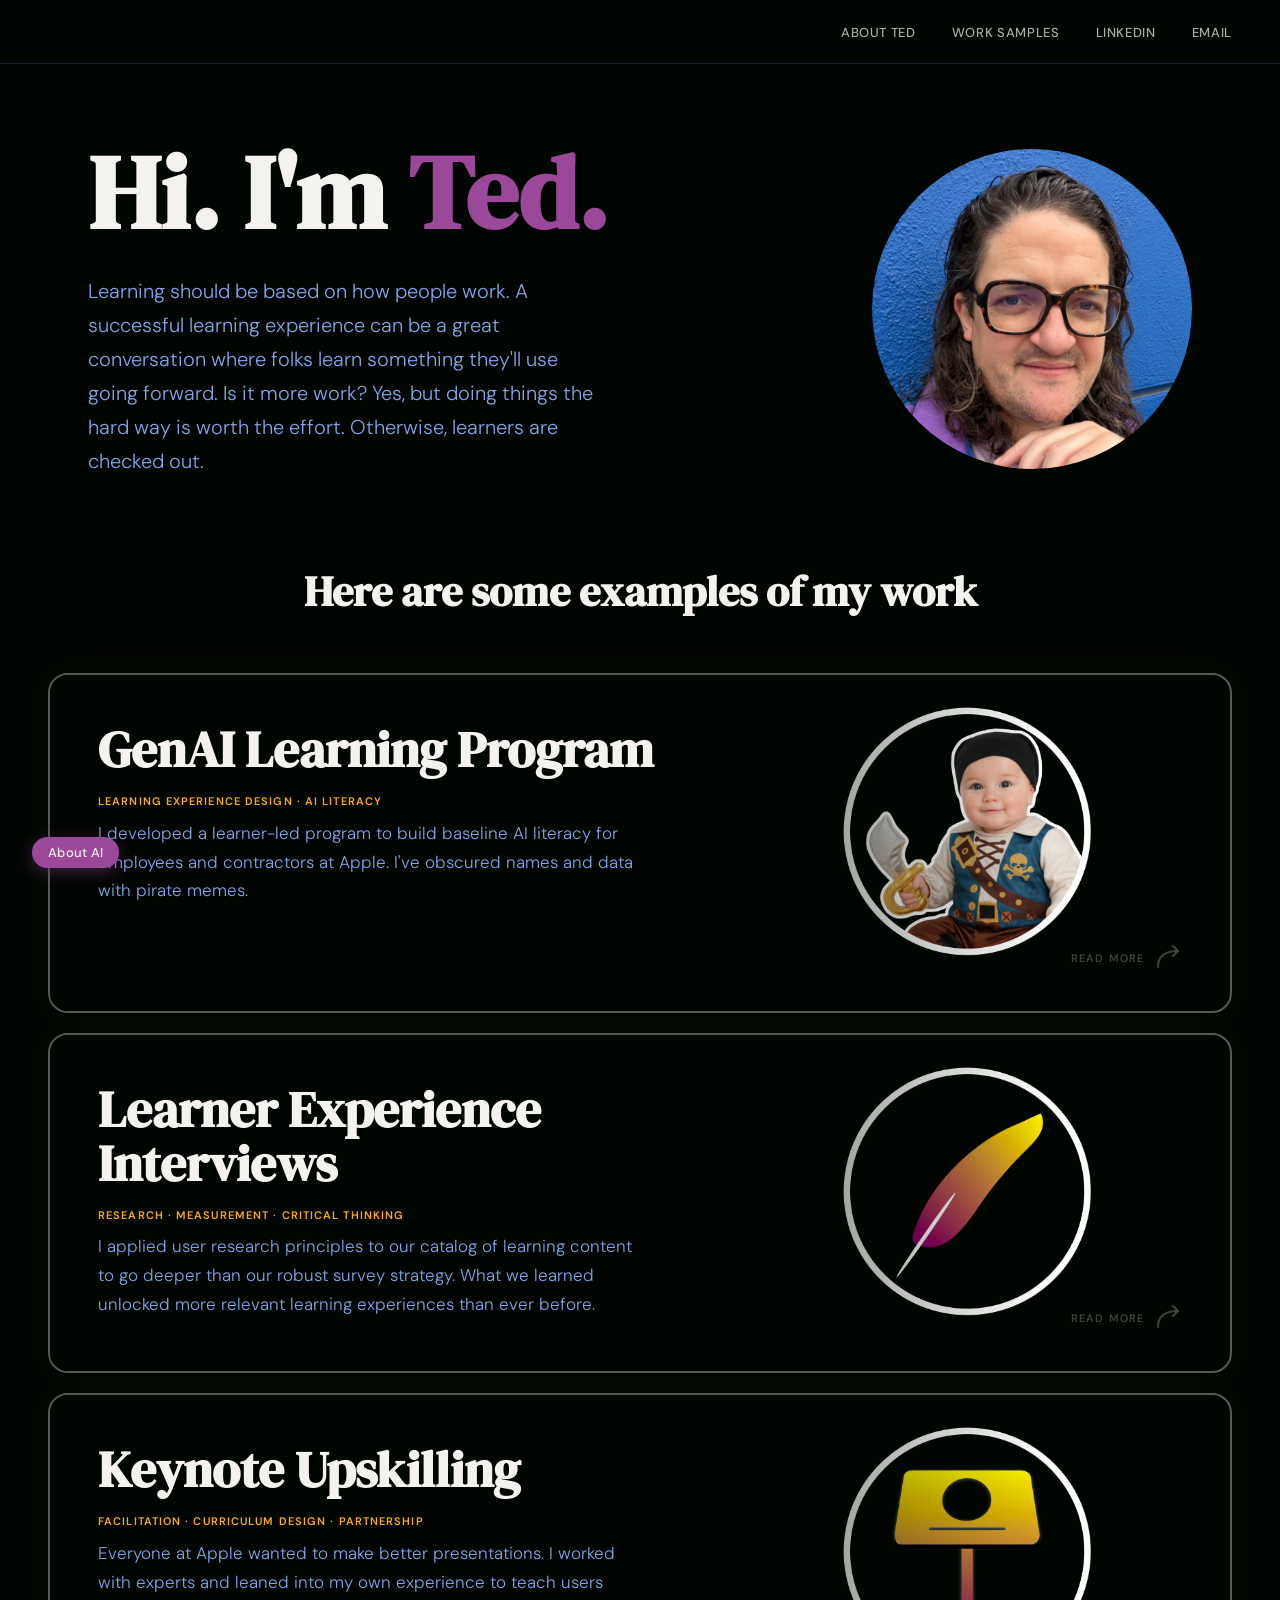
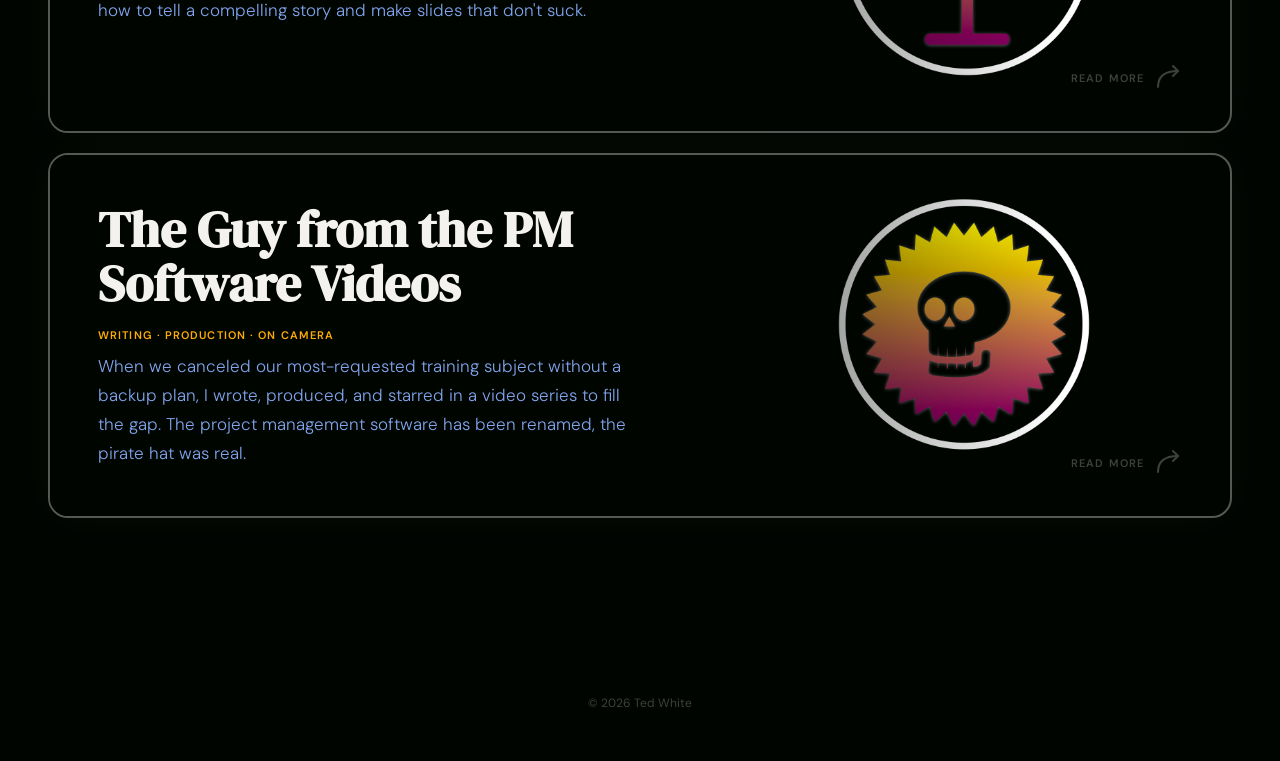
<file: index.html>
<!DOCTYPE html>
<html lang="en">
<head>
  <meta charset="UTF-8">
  <meta name="viewport" content="width=device-width, initial-scale=1.0">
  <title>Ted White — Practical Learning Design</title>
  <link rel="preconnect" href="https://fonts.googleapis.com">
  <link rel="preconnect" href="https://fonts.gstatic.com" crossorigin>
  <link href="https://fonts.googleapis.com/css2?family=DM+Serif+Display:ital@0;1&family=DM+Sans:opsz,wght@9..40,300;9..40,400;9..40,500;9..40,600&display=swap" rel="stylesheet">
  <link rel="stylesheet" href="style.css">
  <style>

    /* ── HERO ── */
    .hero {
      padding: 140px 48px 80px;
      max-width: 1200px;
      margin: 0 auto;
      display: grid;
      grid-template-columns: 1fr auto;
      align-items: center;
      gap: 80px;
    }

    .hero-headline {
      font-family: 'DM Serif Display', serif;
      font-size: clamp(60px, 9vw, 104px);
      line-height: 1.02;
      color: var(--white);
      margin-bottom: 28px;
    }

    .hero-headline span {
      color: var(--purple);
    }

    .hero-intro {
      font-size: 20px;
      line-height: 1.7;
      color: var(--blue);
      font-weight: 300;
      max-width: 520px;
    }

    .hero-photo {
      width: 320px;
      height: 320px;
      border-radius: 50%;
      object-fit: cover;
      object-position: center 20%;
      flex-shrink: 0;
    }

    /* ── WORK ── */
    .work {
      padding: 0 48px 128px;
    }

    .work-inner {
      max-width: 1200px;
      margin: 0 auto;
    }

    .work-heading {
      font-family: 'DM Serif Display', serif;
      font-size: 42px;
      color: var(--white);
      margin-bottom: 48px;
      text-align: center;
    }

    .cases-stack {
      display: flex;
      flex-direction: column;
      gap: 20px;
    }

    .case-card {
      display: block;
      min-height: 340px;
      padding: 48px;
      border-radius: 20px;
      border: 2px solid rgba(244, 242, 238, 0.35);
      box-shadow: 0 0 48px rgba(244, 242, 238, 0.03);
      text-decoration: none;
      position: relative;
      overflow: hidden;
      transition: border-color 0.25s ease, box-shadow 0.25s ease;
    }

    .case-card::before {
      content: '';
      position: absolute;
      inset: 0;
      background: linear-gradient(90deg, #000500 30%, rgba(0,5,0,0.5) 60%, transparent 85%);
      z-index: 1;
      pointer-events: none;
    }

    .case-card:hover {
      border-color: rgba(244, 242, 238, 0.65);
      box-shadow: 0 0 64px rgba(244, 242, 238, 0.07);
    }

    .case-card-text {
      display: flex;
      flex-direction: column;
      gap: 8px;
      position: relative;
      z-index: 2;
      width: 55%;
    }

    .case-card-title {
      font-family: 'DM Serif Display', serif;
      font-size: clamp(36px, 4vw, 54px);
      line-height: 1.05;
      color: var(--white);
      margin-bottom: 8px;
    }

    .case-card-subtitle {
      font-size: 11px;
      font-weight: 600;
      letter-spacing: 0.1em;
      text-transform: uppercase;
      color: var(--amber);
    }

    .case-card-summary {
      font-size: 17px;
      line-height: 1.7;
      color: var(--blue);
      font-weight: 300;
      max-width: 540px;
      margin-top: auto;
      margin-bottom: auto;
    }

    .case-card-visual {
      position: absolute;
      top: 0;
      right: 0;
      bottom: 0;
      width: 60%;
      display: flex;
      align-items: center;
      justify-content: flex-end;
      z-index: 0;
    }

    .case-card-icon {
      height: 110%;
      max-height: 374px;
      width: auto;
      transform: translateX(10%);
    }

    .case-card-cta {
      position: absolute;
      bottom: 36px;
      right: 44px;
      display: flex;
      align-items: center;
      gap: 10px;
      color: var(--white);
      opacity: 0.25;
      z-index: 3;
      transition: opacity 0.2s ease, transform 0.2s ease;
    }

    .case-card-cta-text {
      font-size: 11px;
      font-weight: 600;
      letter-spacing: 0.1em;
      text-transform: uppercase;
    }

    .case-card:hover .case-card-cta {
      opacity: 0.8;
      transform: translate(3px, -2px);
    }

    /* ── AI FLOAT BUTTON ── */
    .ai-float-btn {
      position: fixed;
      bottom: 32px;
      left: 32px;
      z-index: 200;
      display: inline-flex;
      align-items: center;
      padding: 7px 16px;
      border-radius: 100px;
      background: var(--purple);
      color: var(--white);
      font-family: 'DM Sans', sans-serif;
      font-size: 13px;
      font-weight: 500;
      letter-spacing: 0.3px;
      border: none;
      cursor: pointer;
      box-shadow: 0 4px 16px rgba(155, 72, 155, 0.4), 0 2px 6px rgba(0,0,0,0.3);
      transition: box-shadow 0.25s ease, transform 0.25s ease;
    }

    .ai-float-btn:hover {
      box-shadow: 0 6px 22px rgba(155, 72, 155, 0.55), 0 3px 8px rgba(0,0,0,0.3);
      transform: translateY(-1px);
    }

    @media (max-width: 768px) {
      .ai-float-btn {
        padding: 12px 22px;
        font-size: 15px;
      }
    }

    /* ── AI MODAL ── */
    .ai-modal-backdrop {
      position: fixed;
      inset: 0;
      z-index: 300;
      background: rgba(0, 5, 0, 0.75);
      backdrop-filter: blur(6px);
      display: flex;
      align-items: center;
      justify-content: center;
      opacity: 0;
      pointer-events: none;
      transition: opacity 0.25s ease;
    }

    .ai-modal-backdrop.open {
      opacity: 1;
      pointer-events: all;
    }

    .ai-modal {
      background: #0d130d;
      border: 1px solid rgba(128, 164, 237, 0.15);
      border-radius: 16px;
      padding: 48px;
      max-width: 560px;
      width: 90%;
      position: relative;
      transform: translateY(12px);
      transition: transform 0.25s ease;
      box-shadow: 0 24px 80px rgba(0,0,0,0.6);
    }

    .ai-modal-backdrop.open .ai-modal {
      transform: translateY(0);
    }

    .ai-modal-close {
      position: absolute;
      top: 16px;
      right: 20px;
      background: none;
      border: none;
      color: rgba(245, 245, 240, 0.35);
      font-size: 18px;
      cursor: pointer;
      padding: 4px 8px;
      transition: color 0.2s ease;
      font-family: 'DM Sans', sans-serif;
    }

    .ai-modal-close:hover {
      color: var(--white);
    }

    .ai-modal h2 {
      font-family: 'DM Serif Display', serif;
      font-size: 28px;
      color: var(--white);
      margin-bottom: 20px;
      text-align: center;
    }

    .ai-modal p {
      font-size: 17px;
      line-height: 1.75;
      color: rgba(245, 245, 240, 0.82);
    }

    /* ── MOBILE ── */
    @media (max-width: 768px) {
      .hero {
        grid-template-columns: 1fr;
        padding: 100px 24px 56px;
        gap: 32px;
      }
      .hero-intro {
        max-width: 100%;
      }
      .hero-photo {
        width: 180px;
        height: 180px;
        margin: 0 auto;
        display: block;
      }
      .work {
        padding: 0 20px 72px;
      }
      .case-card {
        padding: 32px 24px 60px;
        min-height: 200px;
      }
      .case-card::before {
        background: none;
      }
      .case-card-text {
        width: 100%;
      }
      .case-card-visual {
        width: 100%;
        left: 0;
        justify-content: center;
        align-items: center;
      }
      .case-card-icon {
        height: 80%;
        transform: none;
        opacity: 0.17;
      }
      .case-card-title {
        font-size: clamp(28px, 7vw, 42px);
      }
      .case-card-cta {
        bottom: 20px;
        right: 20px;
        opacity: 0.8;
      }
    }

  </style>
</head>
<body>

  <nav>
    <ul class="nav-links">
      <li><a href="about.html">About Ted</a></li>
      <li><a href="work-samples.html">Work Samples</a></li>
      <li><a href="https://linkedin.com/in/teddyrare" target="_blank">LinkedIn</a></li>
      <li><a href="mailto:opentoted@gmail.com">Email</a></li>
    </ul>
    <button class="page-hamburger" id="page-hamburger" aria-label="Menu" aria-expanded="false">
      <span></span><span></span><span></span>
    </button>
  </nav>

  <div class="page-drawer" id="page-drawer">
    <ul class="page-drawer-links">
      <li><a href="about.html">About Ted</a></li>
      <li><a href="work-samples.html">Work Samples</a></li>
      <li><a href="https://linkedin.com/in/teddyrare" target="_blank">LinkedIn</a></li>
      <li><a href="mailto:opentoted@gmail.com">Email</a></li>
    </ul>
  </div>

  <section class="hero">
    <div class="hero-text">
      <h1 class="hero-headline">Hi. I'm <span>Ted.</span></h1>
      <p class="hero-intro">Learning should be based on how people work. A successful learning experience can be a great conversation where folks learn something they'll use going forward. Is it more work? Yes, but doing things the hard way is worth the effort. Otherwise, learners are checked out.</p>
    </div>
    <img class="hero-photo" src="Images for Website Examples/ted-photo.jpg" alt="Ted White">
  </section>

  <section class="work" id="work">
    <div class="work-inner">
      <h2 class="work-heading">Here are some examples of my work</h2>
      <div class="cases-stack">

        <a class="case-card" href="case-study-genai-v2.html">
          <div class="case-card-text">
            <h3 class="case-card-title">GenAI Learning Program</h3>
            <p class="case-card-subtitle">Learning Experience Design · AI Literacy</p>
            <p class="case-card-summary">I developed a learner-led program to build baseline AI literacy for employees and contractors at Apple. I've obscured names and data with pirate memes.</p>
          </div>
          <div class="case-card-visual">
            <img src="Updated Icons (Consistent Size)/Updated Icons (Consistent Size).001.png" class="case-card-icon" alt="">
          </div>
          <div class="case-card-cta">
            <span class="case-card-cta-text">Read more</span>
            <svg width="32" height="32" viewBox="0 0 32 32" fill="none">
              <path d="M4 24 Q4 8 24 8" stroke="currentColor" stroke-width="2" stroke-linecap="round"/>
              <path d="M19 3 L24 8 L19 13" stroke="currentColor" stroke-width="2" stroke-linecap="round" stroke-linejoin="round"/>
            </svg>
          </div>
        </a>

        <a class="case-card" href="case-study-learner-interviews.html">
          <div class="case-card-text">
            <h3 class="case-card-title">Learner Experience Interviews</h3>
            <p class="case-card-subtitle">Research · Measurement · Critical Thinking</p>
            <p class="case-card-summary">I applied user research principles to our catalog of learning content to go deeper than our robust survey strategy. What we learned unlocked more relevant learning experiences than ever before.</p>
          </div>
          <div class="case-card-visual">
            <img src="Updated Icons (Consistent Size)/Updated Icons (Consistent Size).002.png" class="case-card-icon" alt="">
          </div>
          <div class="case-card-cta">
            <span class="case-card-cta-text">Read more</span>
            <svg width="32" height="32" viewBox="0 0 32 32" fill="none">
              <path d="M4 24 Q4 8 24 8" stroke="currentColor" stroke-width="2" stroke-linecap="round"/>
              <path d="M19 3 L24 8 L19 13" stroke="currentColor" stroke-width="2" stroke-linecap="round" stroke-linejoin="round"/>
            </svg>
          </div>
        </a>

        <a class="case-card" href="case-study-keynote.html">
          <div class="case-card-text">
            <h3 class="case-card-title">Keynote Upskilling</h3>
            <p class="case-card-subtitle">Facilitation · Curriculum Design · Partnership</p>
            <p class="case-card-summary">Everyone at Apple wanted to make better presentations. I worked with experts and leaned into my own experience to teach users how to tell a compelling story and make slides that don't suck.</p>
          </div>
          <div class="case-card-visual">
            <img src="Updated Icons (Consistent Size)/Updated Icons (Consistent Size).003.png" class="case-card-icon" alt="">
          </div>
          <div class="case-card-cta">
            <span class="case-card-cta-text">Read more</span>
            <svg width="32" height="32" viewBox="0 0 32 32" fill="none">
              <path d="M4 24 Q4 8 24 8" stroke="currentColor" stroke-width="2" stroke-linecap="round"/>
              <path d="M19 3 L24 8 L19 13" stroke="currentColor" stroke-width="2" stroke-linecap="round" stroke-linejoin="round"/>
            </svg>
          </div>
        </a>

        <a class="case-card" href="case-study-pm-videos.html">
          <div class="case-card-text">
            <h3 class="case-card-title">The Guy from the PM Software Videos</h3>
            <p class="case-card-subtitle">Writing · Production · On Camera</p>
            <p class="case-card-summary">When we canceled our most-requested training subject without a backup plan, I wrote, produced, and starred in a video series to fill the gap. The project management software has been renamed, the pirate hat was real.</p>
          </div>
          <div class="case-card-visual">
            <img src="Updated Icons (Consistent Size)/Updated Icons (Consistent Size).004.png" class="case-card-icon" alt="">
          </div>
          <div class="case-card-cta">
            <span class="case-card-cta-text">Read more</span>
            <svg width="32" height="32" viewBox="0 0 32 32" fill="none">
              <path d="M4 24 Q4 8 24 8" stroke="currentColor" stroke-width="2" stroke-linecap="round"/>
              <path d="M19 3 L24 8 L19 13" stroke="currentColor" stroke-width="2" stroke-linecap="round" stroke-linejoin="round"/>
            </svg>
          </div>
        </a>

      </div>
    </div>
  </section>


  <div class="copyright">© 2026 Ted White</div>

  <!-- FLOATING AI BUTTON -->
  <button class="ai-float-btn" id="ai-float-btn">About AI</button>

  <!-- AI MODAL -->
  <div class="ai-modal-backdrop" id="ai-modal-backdrop">
    <div class="ai-modal" role="dialog" aria-modal="true" aria-labelledby="ai-modal-title">
      <button class="ai-modal-close" id="ai-modal-close" aria-label="Close">✕</button>
      <h2 id="ai-modal-title">So...about AI</h2>
      <p>I used Claude Code to build the HTML of this site. I did all the writing and image creation the old-fashioned way, by hand after staring at a blank screen. Claude helped with copyediting, spellcheck, and keeping me humble.</p>
    </div>
  </div>

  <script src="site.js"></script>

</body>
</html>
</file>
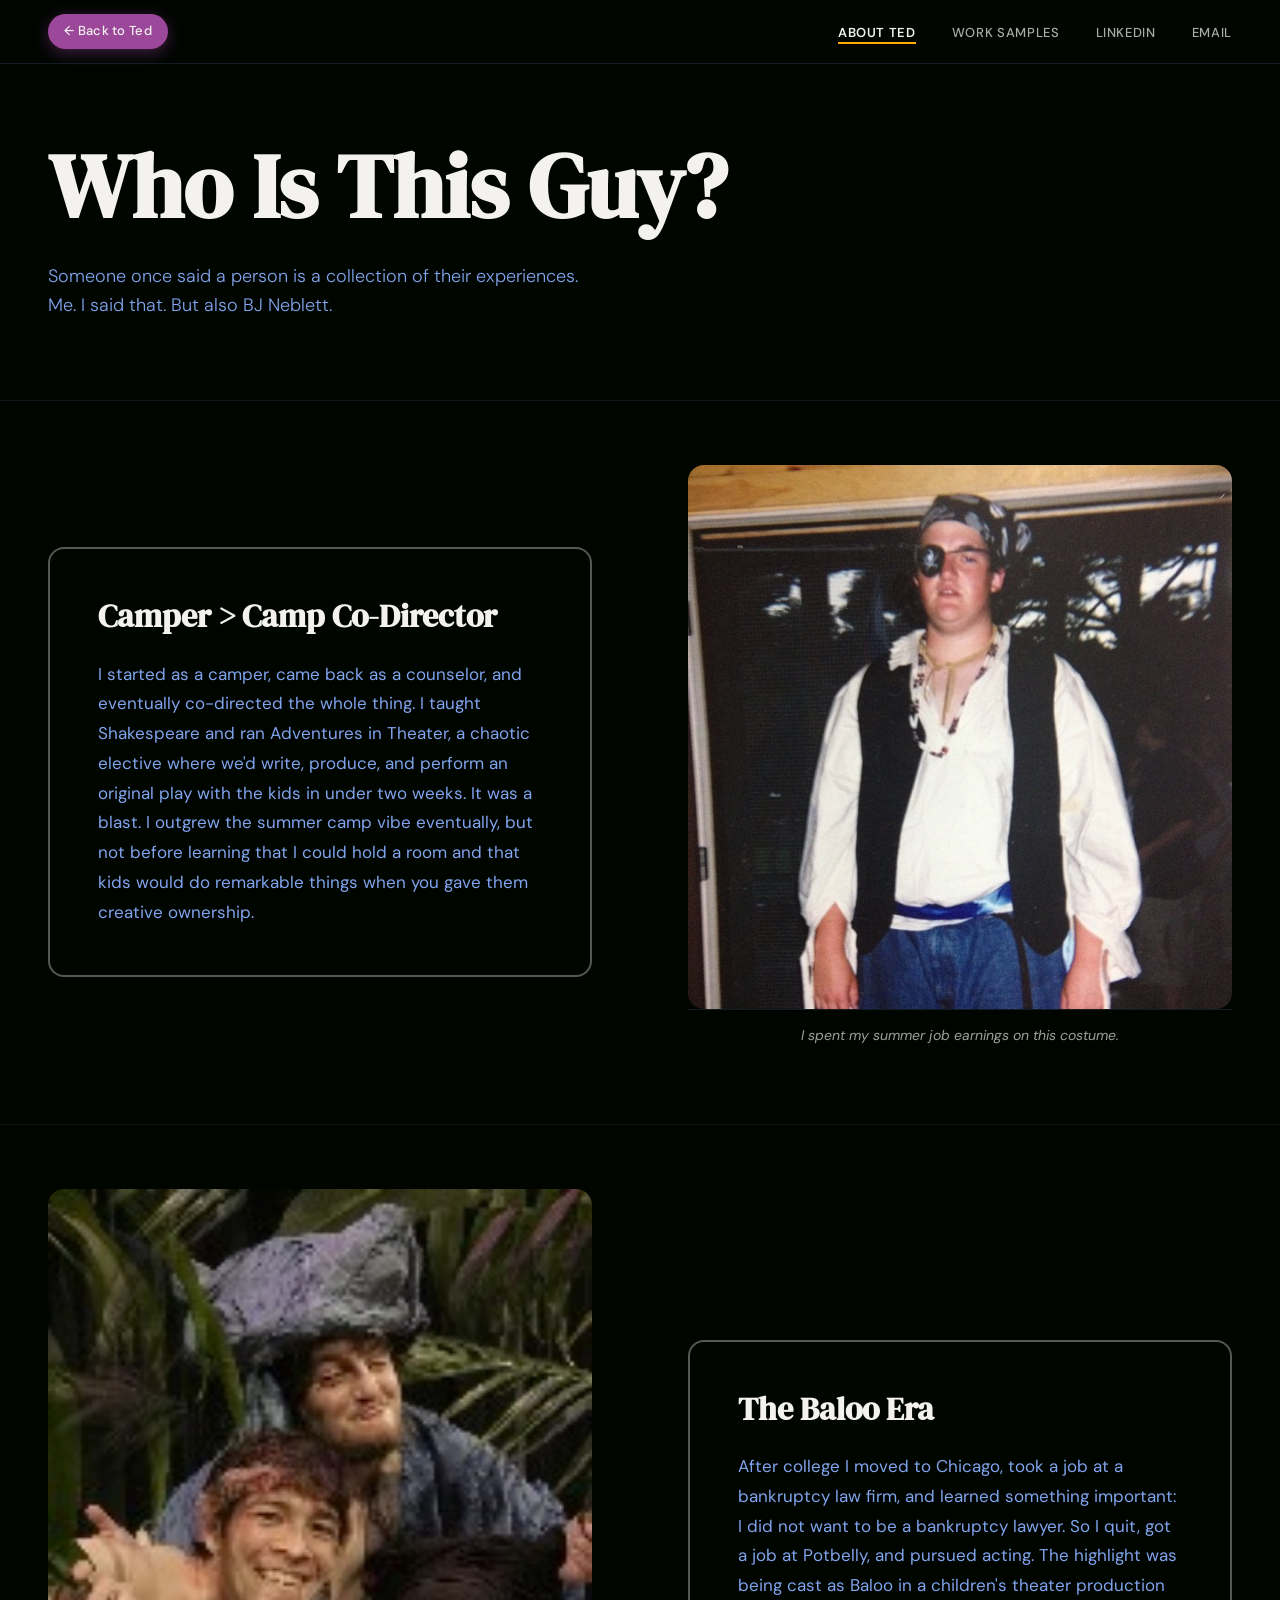
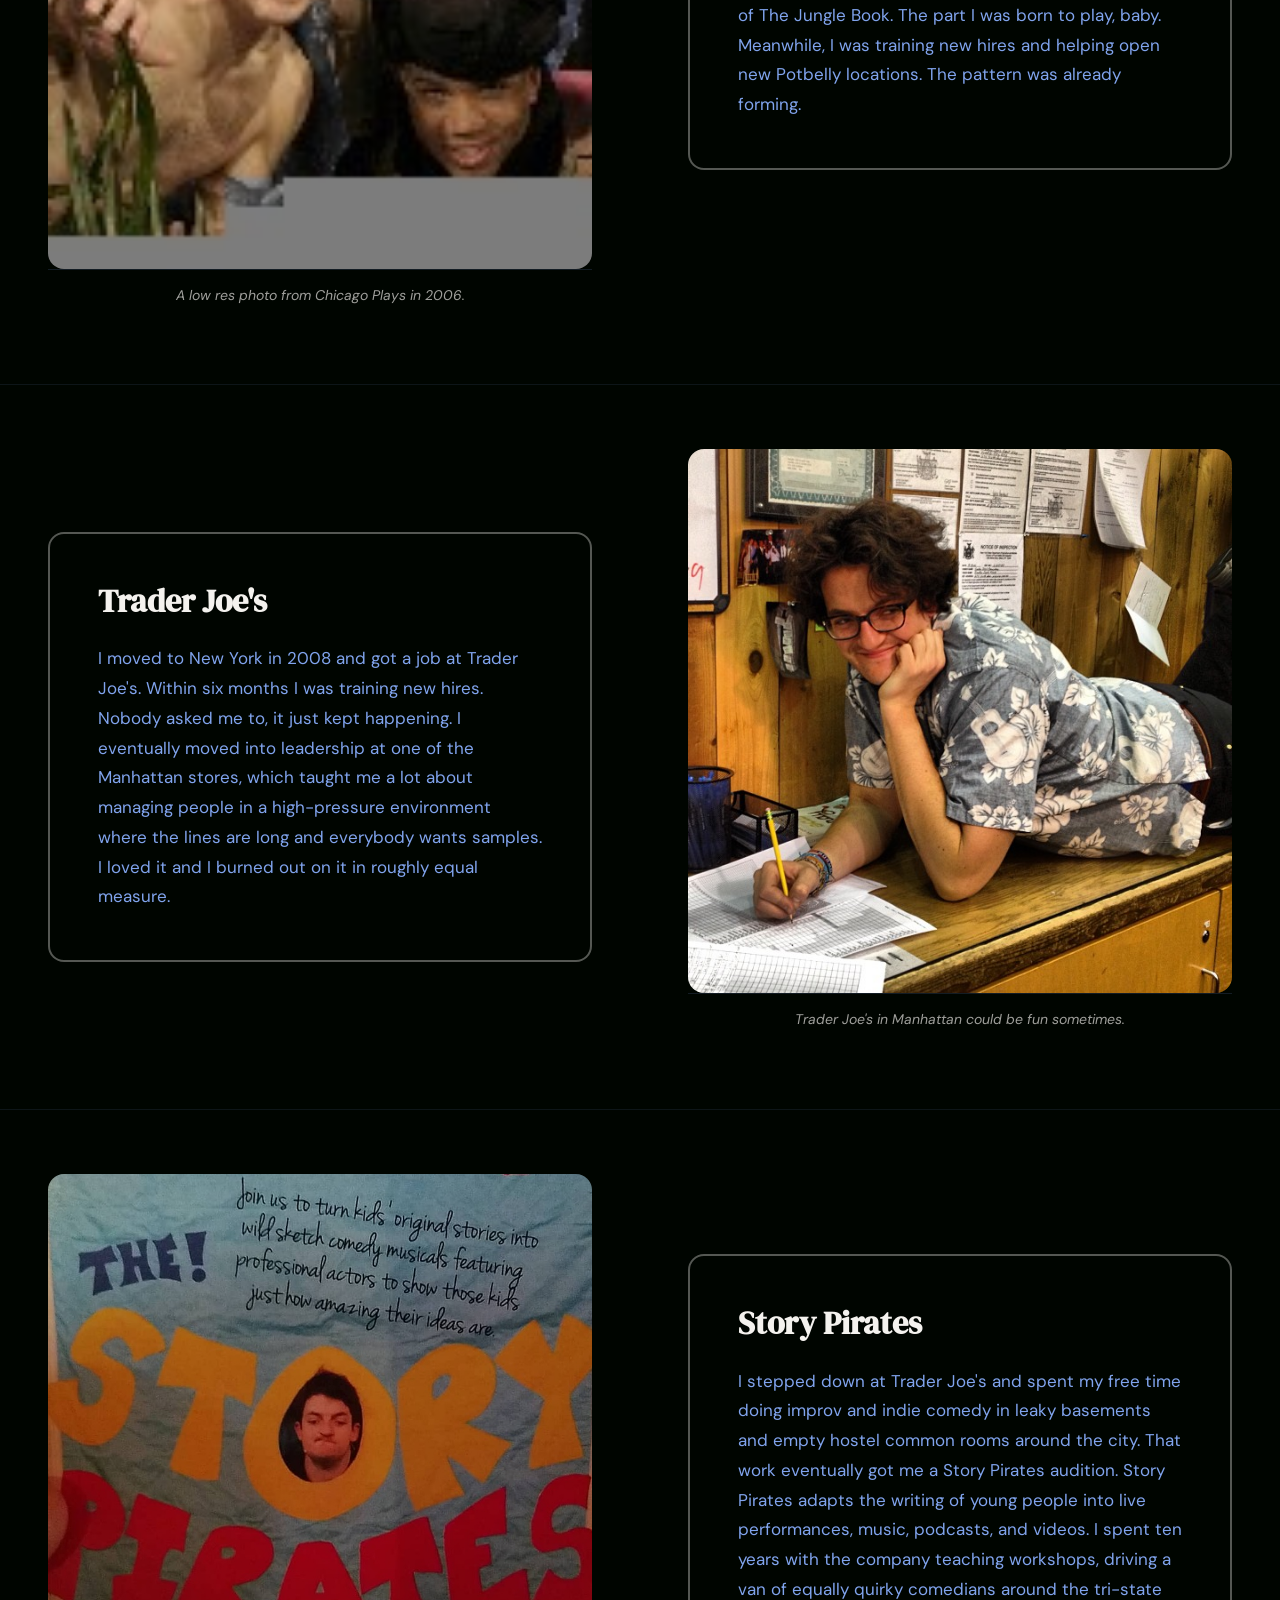
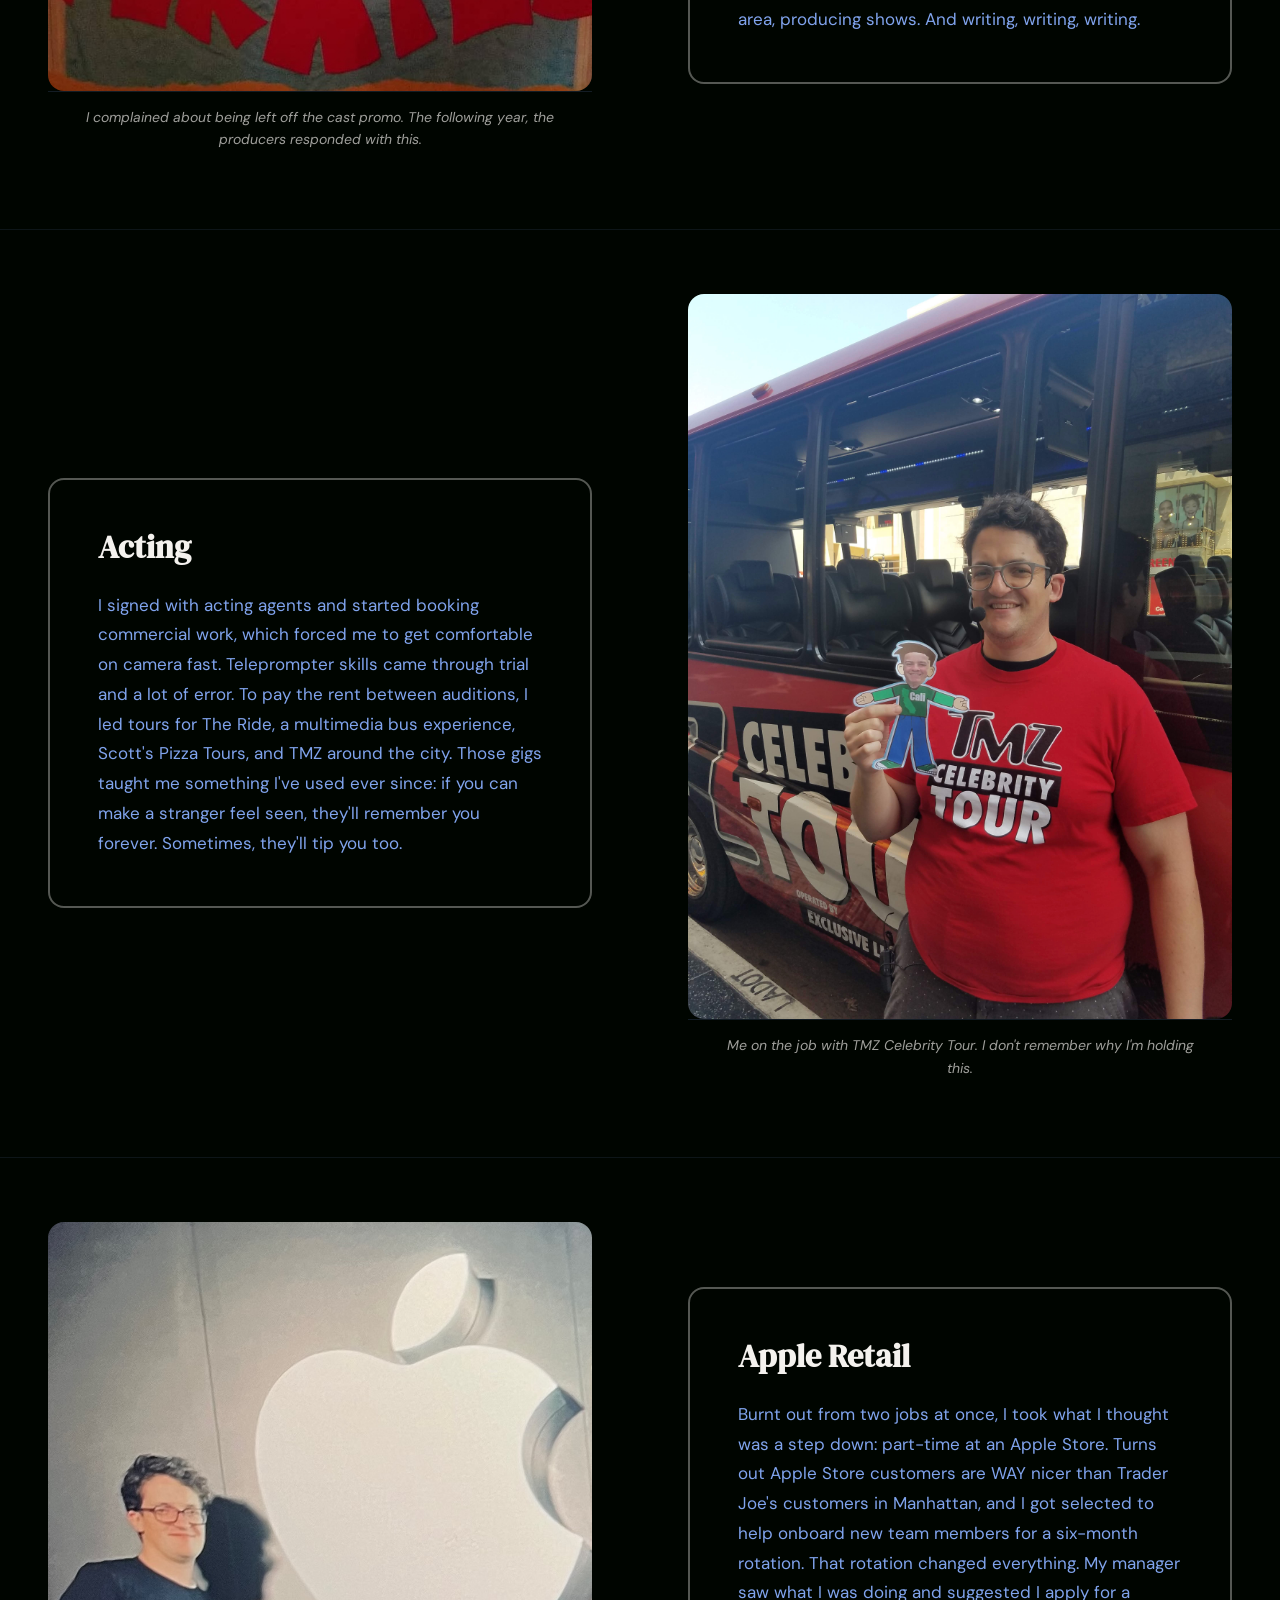
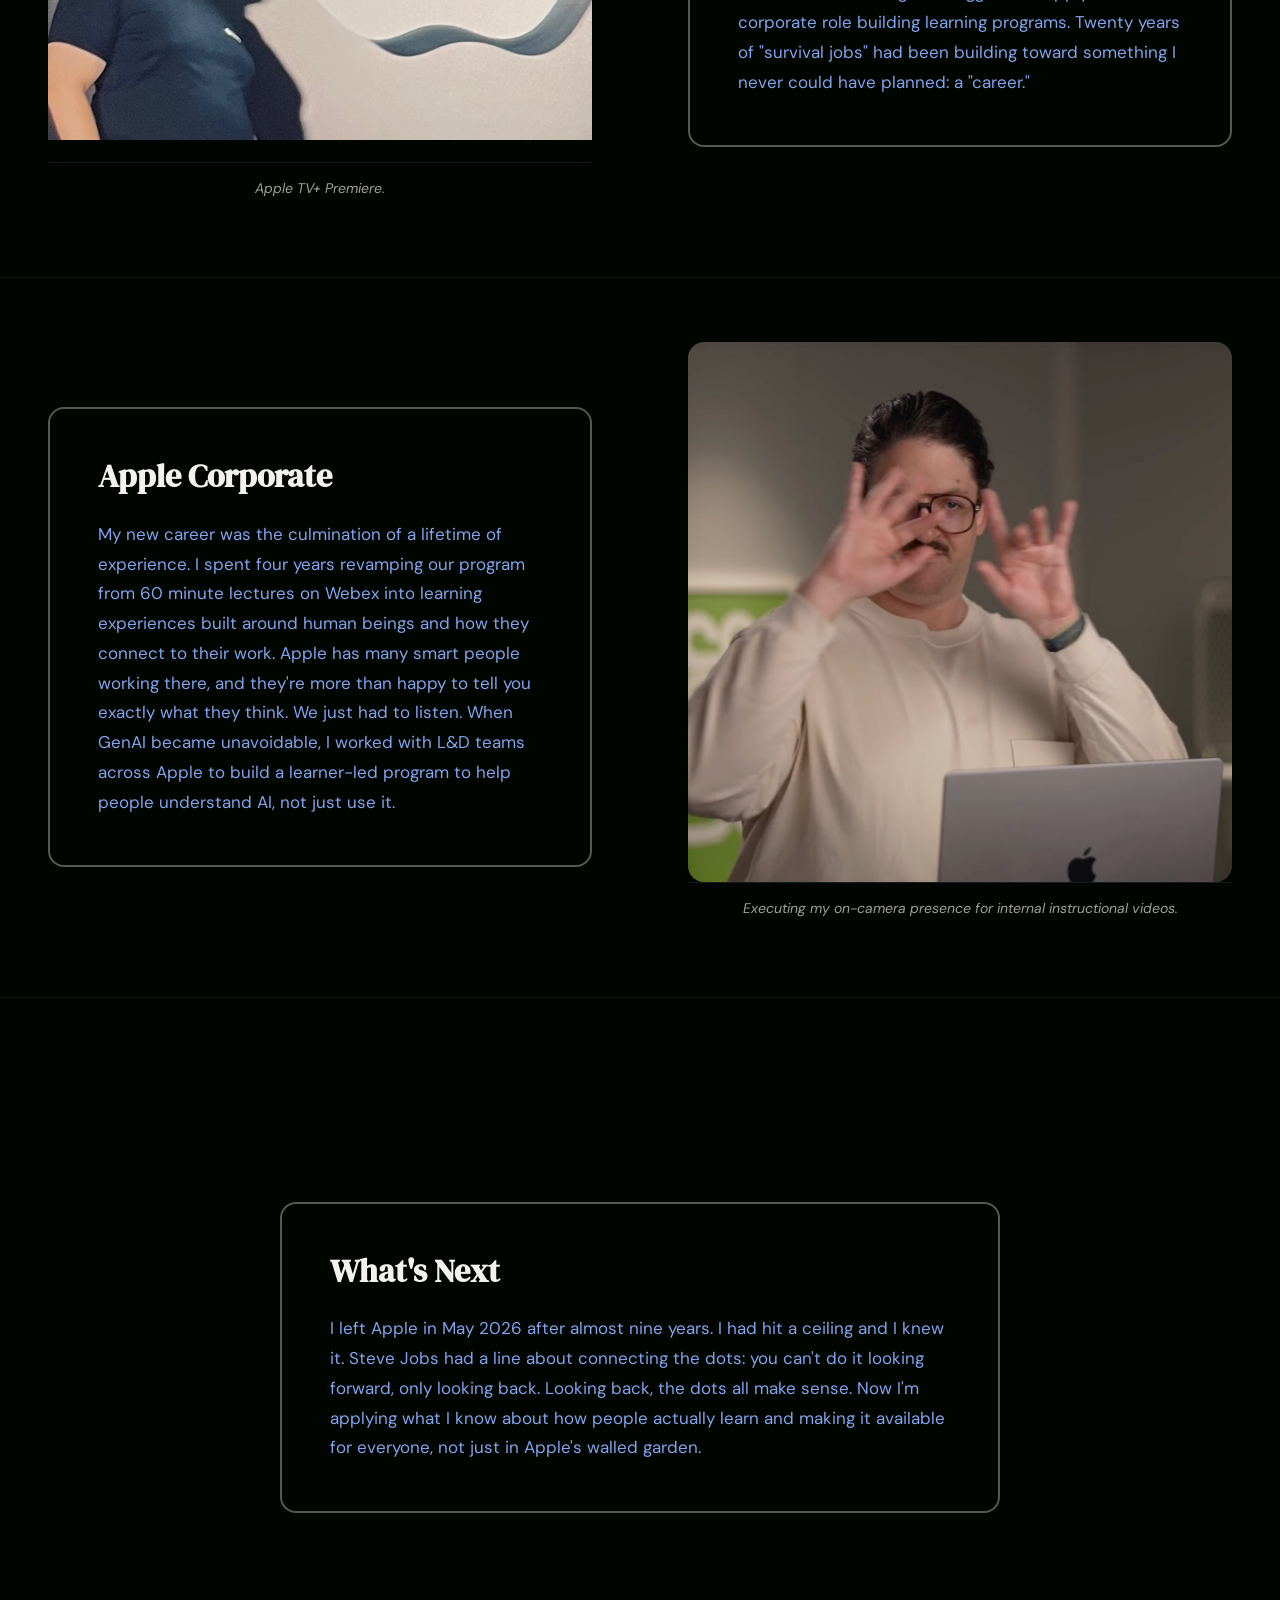
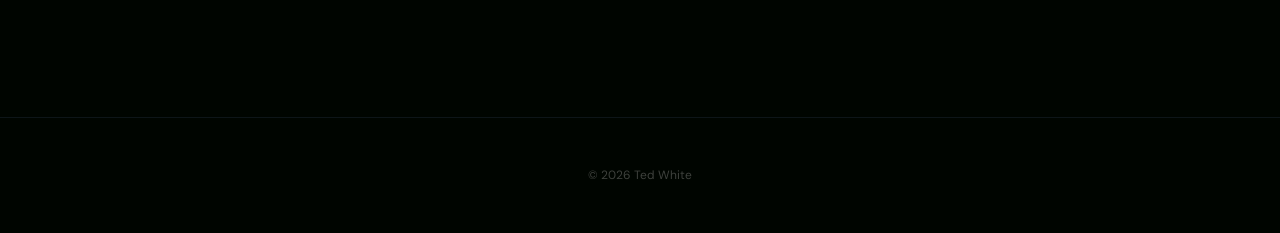
<file: about.html>
<!DOCTYPE html>
<html lang="en">
<head>
  <meta charset="UTF-8">
  <meta name="viewport" content="width=device-width, initial-scale=1.0">
  <title>About — Ted White</title>
  <link rel="preconnect" href="https://fonts.googleapis.com">
  <link rel="preconnect" href="https://fonts.gstatic.com" crossorigin>
  <link href="https://fonts.googleapis.com/css2?family=DM+Serif+Display:ital@0;1&family=DM+Sans:opsz,wght@9..40,300;9..40,400;9..40,500;9..40,600&display=swap" rel="stylesheet">
  <link rel="stylesheet" href="style.css">
  <style>

    /* ── CHAPTERS ── */
    .chapter {
      display: grid;
      grid-template-columns: 1fr 1fr;
      min-height: 80vh;
      border-bottom: 1px solid rgba(128, 164, 237, 0.1);
    }

    /* Media goes right by default; .reverse puts it left */
    .chapter.reverse .chapter-media {
      order: -1;
    }

    .chapter--full {
      display: flex;
      justify-content: center;
      padding: 80px 48px;
    }

    .chapter--full .chapter-text {
      max-width: 720px;
      width: 100%;
      padding: 0;
    }

    /* ── TEXT SIDE ── */
    .chapter-text {
      display: flex;
      align-items: center;
      padding: 64px 48px;
    }

    .chapter-text-card {
      background-color: var(--black);
      border: 2px solid rgba(244, 242, 238, 0.35);
      border-radius: 16px;
      padding: 48px;
      width: 100%;
    }

    .chapter-title {
      font-family: 'DM Serif Display', serif;
      font-size: clamp(26px, 2.5vw, 36px);
      line-height: 1.2;
      color: var(--white);
      margin-bottom: 24px;
    }

    .chapter-body {
      font-size: 17px;
      line-height: 1.75;
      color: var(--blue);
    }

    /* ── MEDIA SIDE ── */
    .chapter-media {
      display: flex;
      flex-direction: column;
      padding: 64px 48px;
    }

    .media-placeholder {
      flex: 1;
      display: flex;
      align-items: center;
      justify-content: center;
      background-color: rgba(128, 164, 237, 0.04);
      color: rgba(244, 242, 238, 0.18);
      font-size: 11px;
      font-weight: 600;
      letter-spacing: 0.12em;
      text-transform: uppercase;
    }

    .video-placeholder {
      flex: 1;
      display: flex;
      flex-direction: column;
      align-items: center;
      justify-content: center;
      gap: 18px;
      background-color: rgba(255, 173, 5, 0.04);
      color: rgba(244, 242, 238, 0.25);
      font-size: 11px;
      font-weight: 600;
      letter-spacing: 0.12em;
      text-transform: uppercase;
    }

    .video-play-icon {
      width: 52px;
      height: 52px;
      border-radius: 50%;
      border: 1.5px solid rgba(255, 173, 5, 0.35);
      display: flex;
      align-items: center;
      justify-content: center;
      color: rgba(255, 173, 5, 0.45);
    }

    .media-caption {
      padding: 14px 24px;
      font-size: 14px;
      font-style: italic;
      color: rgba(244, 242, 238, 0.65);
      border-top: 1px solid rgba(128, 164, 237, 0.15);
      text-align: center;
    }

    .chapter-img {
      width: 100%;
      flex: 1;
      min-height: 0;
      object-fit: cover;
      object-position: top center;
      display: block;
      border-radius: 16px;
    }

    .chapter-media--double .chapter-img + .chapter-img {
      border-top: 1px solid rgba(128, 164, 237, 0.1);
    }

    /* ── MOBILE ── */
    @media (max-width: 768px) {
      .chapter {
        grid-template-columns: 1fr;
        min-height: auto;
      }
      .chapter-media {
        order: -1;
        padding: 24px 24px 0;
        min-height: 260px;
      }
      .chapter-text {
        padding: 2px 24px 48px;
      }
      .chapter-text-card {
        padding: 32px 24px;
        border-radius: 0 0 16px 16px;
      }
      .chapter-img {
        flex: none;
        height: 260px;
        width: 100%;
        border-radius: 12px 12px 0 0;
      }
      .chapter--full {
        padding: 48px 24px;
      }
    }

  </style>
</head>
<body>

  <nav>
    <a href="index.html" class="header-back">← Back to Ted</a>
    <ul class="nav-links">
      <li><a href="about.html" class="active">About Ted</a></li>
      <li><a href="work-samples.html">Work Samples</a></li>
      <li><a href="https://linkedin.com/in/teddyrare" target="_blank">LinkedIn</a></li>
      <li><a href="mailto:opentoted@gmail.com">Email</a></li>
    </ul>
    <button class="page-hamburger" id="page-hamburger" aria-label="Menu" aria-expanded="false">
      <span></span><span></span><span></span>
    </button>
  </nav>

  <div class="page-drawer" id="page-drawer">
    <ul class="page-drawer-links">
      <li><a href="about.html" class="active">About Ted</a></li>
      <li><a href="work-samples.html">Work Samples</a></li>
      <li><a href="https://linkedin.com/in/teddyrare" target="_blank">LinkedIn</a></li>
      <li><a href="mailto:opentoted@gmail.com">Email</a></li>
    </ul>
  </div>

  <header class="page-header">
    <h1>Who Is This Guy?</h1>
    <p class="page-tagline">Someone once said a person is a collection of their experiences. Me. I said that. But also BJ Neblett.</p>
  </header>

  <!-- 01 Shakespeare Summer Camp -->
  <section class="chapter">
    <div class="chapter-text">
      <div class="chapter-text-card">
        <h2 class="chapter-title">Camper > Camp Co-Director</h2>
        <p class="chapter-body">I started as a camper, came back as a counselor, and eventually co-directed the whole thing. I taught Shakespeare and ran Adventures in Theater, a chaotic elective where we'd write, produce, and perform an original play with the kids in under two weeks. It was a blast. I outgrew the summer camp vibe eventually, but not before learning that I could hold a room and that kids would do remarkable things when you gave them creative ownership.</p>
      </div>
    </div>
    <div class="chapter-media">
      <img src="Images for Life Story/Pirate Photo Camp.jpg" alt="Ted in pirate costume at summer camp" class="chapter-img">
      <p class="media-caption">I spent my summer job earnings on this costume.</p>
    </div>
  </section>

  <!-- 02 Chicago / The Baloo Era -->
  <section class="chapter reverse">
    <div class="chapter-text">
      <div class="chapter-text-card">
        <h2 class="chapter-title">The Baloo Era</h2>
        <p class="chapter-body">After college I moved to Chicago, took a job at a bankruptcy law firm, and learned something important: I did not want to be a bankruptcy lawyer. So I quit, got a job at Potbelly, and pursued acting. The highlight was being cast as Baloo in a children's theater production of The Jungle Book. The part I was born to play, baby. Meanwhile, I was training new hires and helping open new Potbelly locations. The pattern was already forming.</p>
      </div>
    </div>
    <div class="chapter-media">
      <img src="Images for Life Story/Baloo Pixelated.jpeg" alt="Ted as Baloo in a children's theater production of the Jungle Book" class="chapter-img" style="object-fit: contain; background-color: #000500;">
      <p class="media-caption">A low res photo from Chicago Plays in 2006.</p>
    </div>
  </section>

  <!-- 03 Trader Joe's -->
  <section class="chapter">
    <div class="chapter-text">
      <div class="chapter-text-card">
        <h2 class="chapter-title">Trader Joe's</h2>
        <p class="chapter-body">I moved to New York in 2008 and got a job at Trader Joe's. Within six months I was training new hires. Nobody asked me to, it just kept happening. I eventually moved into leadership at one of the Manhattan stores, which taught me a lot about managing people in a high-pressure environment where the lines are long and everybody wants samples. I loved it and I burned out on it in roughly equal measure.</p>
      </div>
    </div>
    <div class="chapter-media">
      <img src="Images for Life Story/Proof I worked at Trader Joe´s.jpg" alt="Ted at the Trader Joe's counter" class="chapter-img">
      <p class="media-caption">Trader Joe's in Manhattan could be fun sometimes.</p>
    </div>
  </section>

  <!-- 04 Story Pirates -->
  <section class="chapter reverse">
    <div class="chapter-text">
      <div class="chapter-text-card">
        <h2 class="chapter-title">Story Pirates</h2>
        <p class="chapter-body">I stepped down at Trader Joe's and spent my free time doing improv and indie comedy in leaky basements and empty hostel common rooms around the city. That work eventually got me a Story Pirates audition. Story Pirates adapts the writing of young people into live performances, music, podcasts, and videos. I spent ten years with the company teaching workshops, driving a van of equally quirky comedians around the tri-state area, producing shows. And writing, writing, writing.</p>
      </div>
    </div>
    <div class="chapter-media">
      <img src="Images for Life Story/Story Pirates.jpg" alt="Ted with Story Pirates" class="chapter-img">
      <p class="media-caption">I complained about being left off the cast promo. The following year, the producers responded with this.</p>
    </div>
  </section>

  <!-- 05 Acting -->
  <section class="chapter">
    <div class="chapter-text">
      <div class="chapter-text-card">
        <h2 class="chapter-title">Acting</h2>
        <p class="chapter-body">I signed with acting agents and started booking commercial work, which forced me to get comfortable on camera fast. Teleprompter skills came through trial and a lot of error. To pay the rent between auditions, I led tours for The Ride, a multimedia bus experience, Scott's Pizza Tours, and TMZ around the city. Those gigs taught me something I've used ever since: if you can make a stranger feel seen, they'll remember you forever. Sometimes, they'll tip you too.</p>
      </div>
    </div>
    <div class="chapter-media">
      <img src="Images for Life Story/TMZ Tour.jpeg" alt="Ted leading a TMZ Tour in New York City" class="chapter-img" style="object-fit: contain; background-color: #000500;">
      <p class="media-caption">Me on the job with TMZ Celebrity Tour. I don't remember why I'm holding this.</p>
    </div>
  </section>

  <!-- 06 Apple Retail -->
  <section class="chapter reverse">
    <div class="chapter-text">
      <div class="chapter-text-card">
        <h2 class="chapter-title">Apple Retail</h2>
        <p class="chapter-body">Burnt out from two jobs at once, I took what I thought was a step down: part-time at an Apple Store. Turns out Apple Store customers are WAY nicer than Trader Joe's customers in Manhattan, and I got selected to help onboard new team members for a six-month rotation. That rotation changed everything. My manager saw what I was doing and suggested I apply for a corporate role building learning programs. Twenty years of "survival jobs" had been building toward something I never could have planned: a "career."</p>
      </div>
    </div>
    <div class="chapter-media">
      <img src="Images for Life Story/Apple Retail.jpeg" alt="Ted at Apple Retail" class="chapter-img" style="object-fit: contain; background-color: #000500;">
      <p class="media-caption">Apple TV+ Premiere.</p>
    </div>
  </section>

  <!-- 07 Apple L&D -->
  <section class="chapter">
    <div class="chapter-text">
      <div class="chapter-text-card">
        <h2 class="chapter-title">Apple Corporate</h2>
        <p class="chapter-body">My new career was the culmination of a lifetime of experience. I spent four years revamping our program from 60 minute lectures on Webex into learning experiences built around human beings and how they connect to their work. Apple has many smart people working there, and they're more than happy to tell you exactly what they think. We just had to listen. When GenAI became unavoidable, I worked with L&D teams across Apple to build a learner-led program to help people understand AI, not just use it.</p>
      </div>
    </div>
    <div class="chapter-media">
      <img src="Images for Life Story/Corporate Apple.jpeg" alt="Ted at Apple L&D" class="chapter-img">
      <p class="media-caption">Executing my on-camera presence for internal instructional videos.</p>
    </div>
  </section>

  <!-- 08 What's Next -->
  <section class="chapter chapter--full">
    <div class="chapter-text">
      <div class="chapter-text-card">
        <h2 class="chapter-title">What's Next</h2>
        <p class="chapter-body">I left Apple in May 2026 after almost nine years. I had hit a ceiling and I knew it. Steve Jobs had a line about connecting the dots: you can't do it looking forward, only looking back. Looking back, the dots all make sense. Now I'm applying what I know about how people actually learn and making it available for everyone, not just in Apple's walled garden.</p>
      </div>
    </div>
  </section>

  <div class="copyright">© 2026 Ted White</div>

  <script src="site.js"></script>

</body>
</html>
</file>
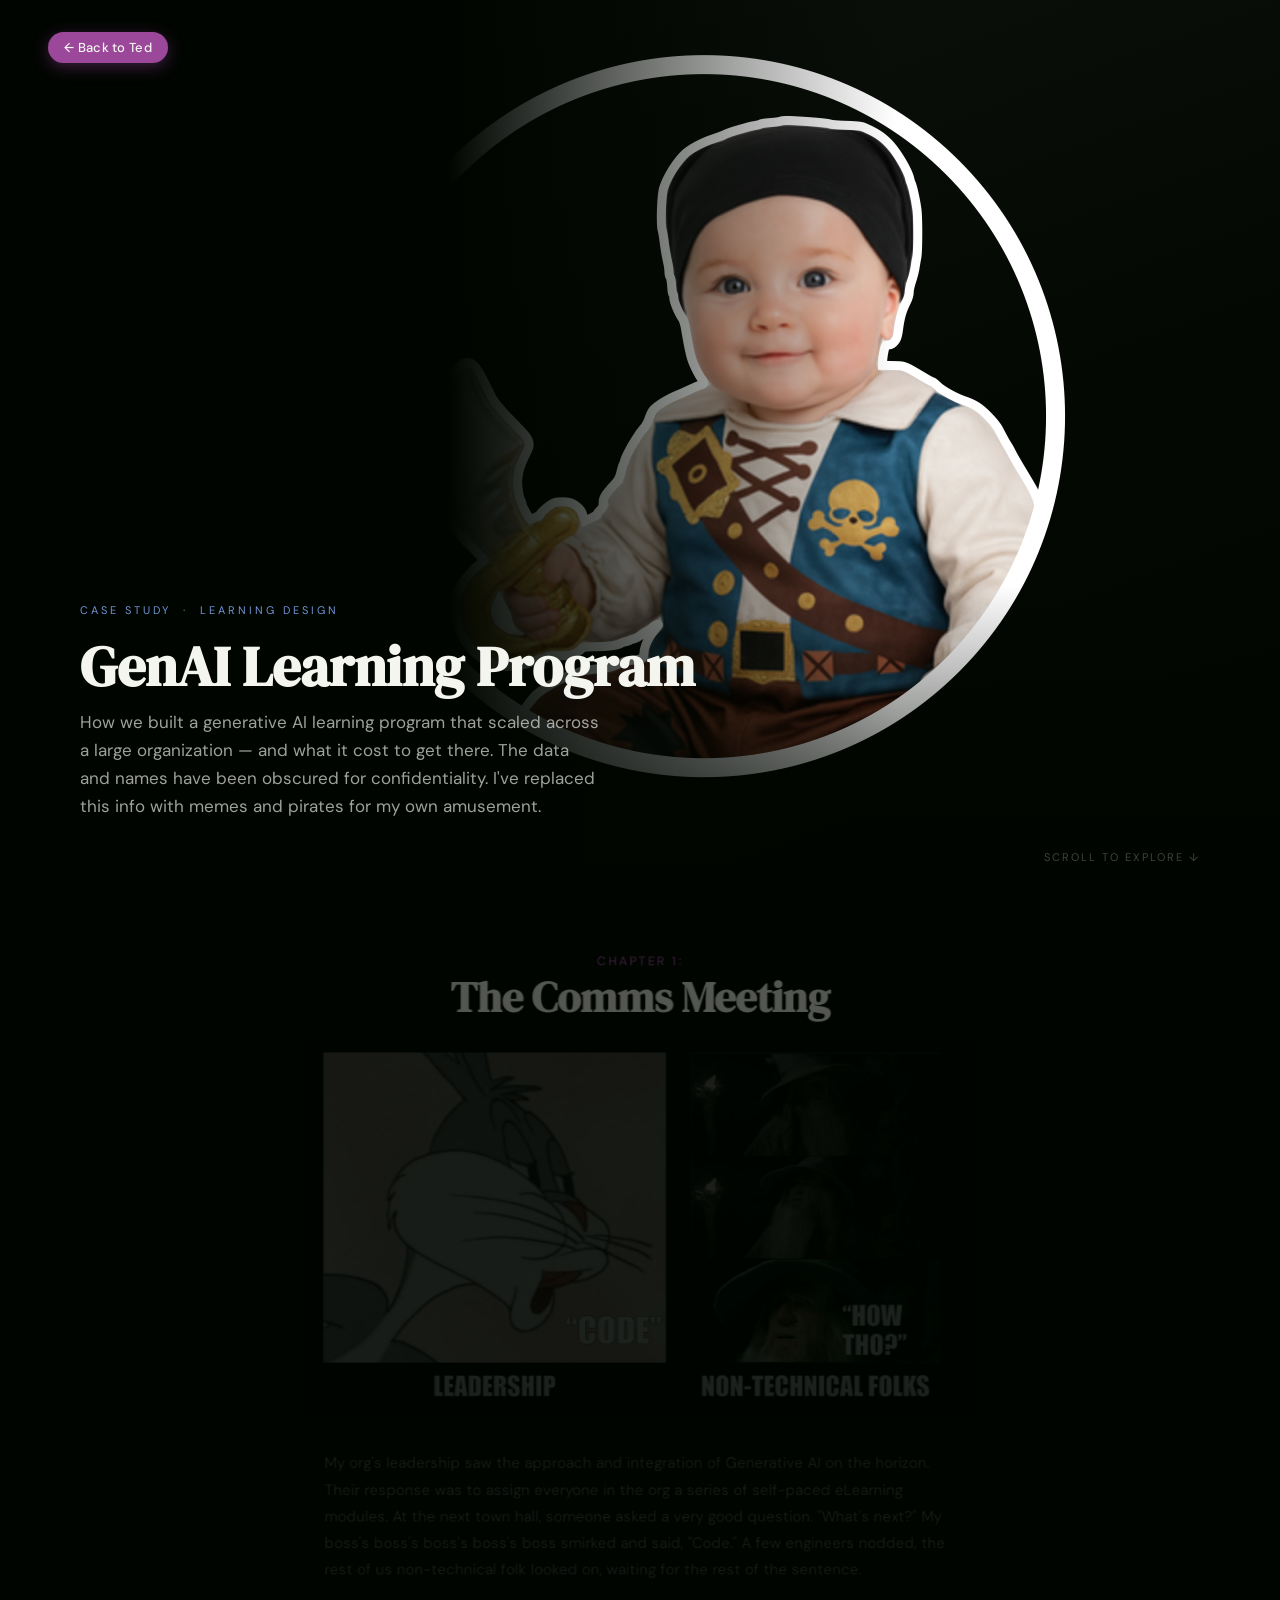
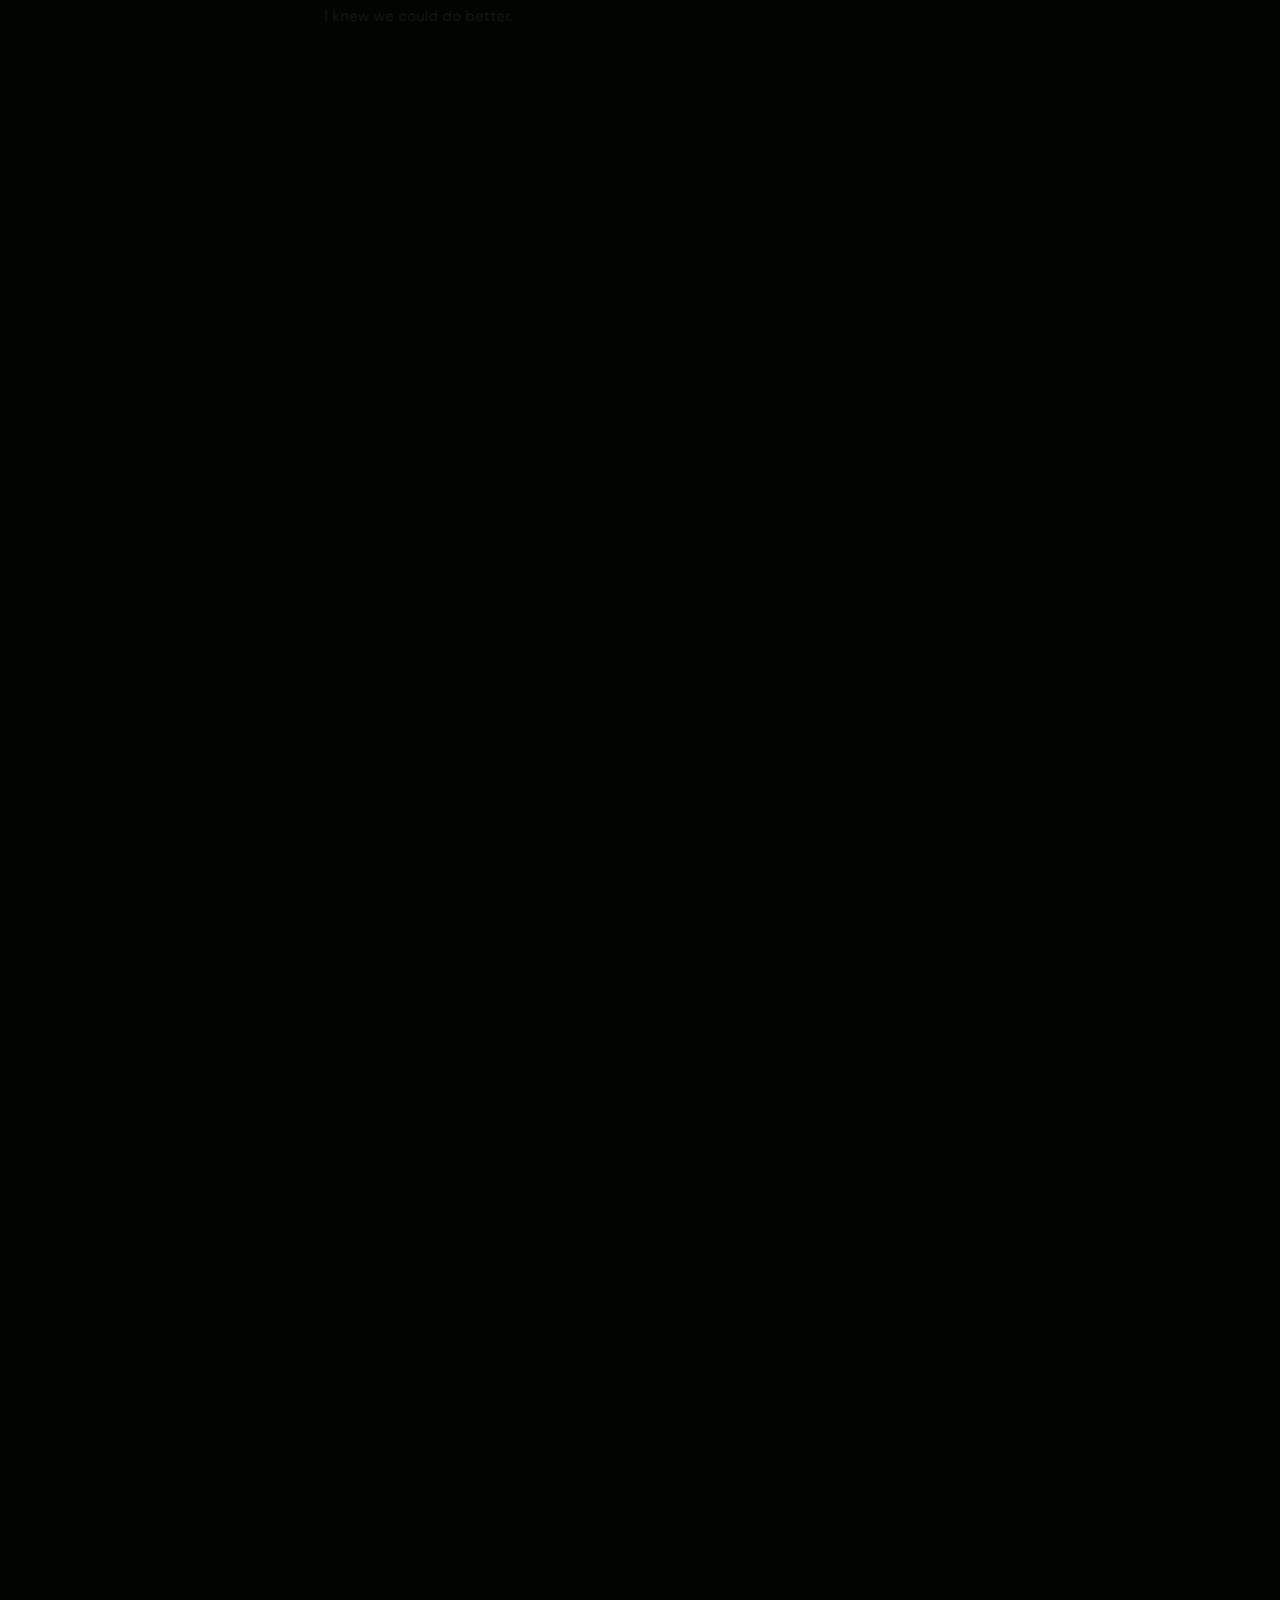
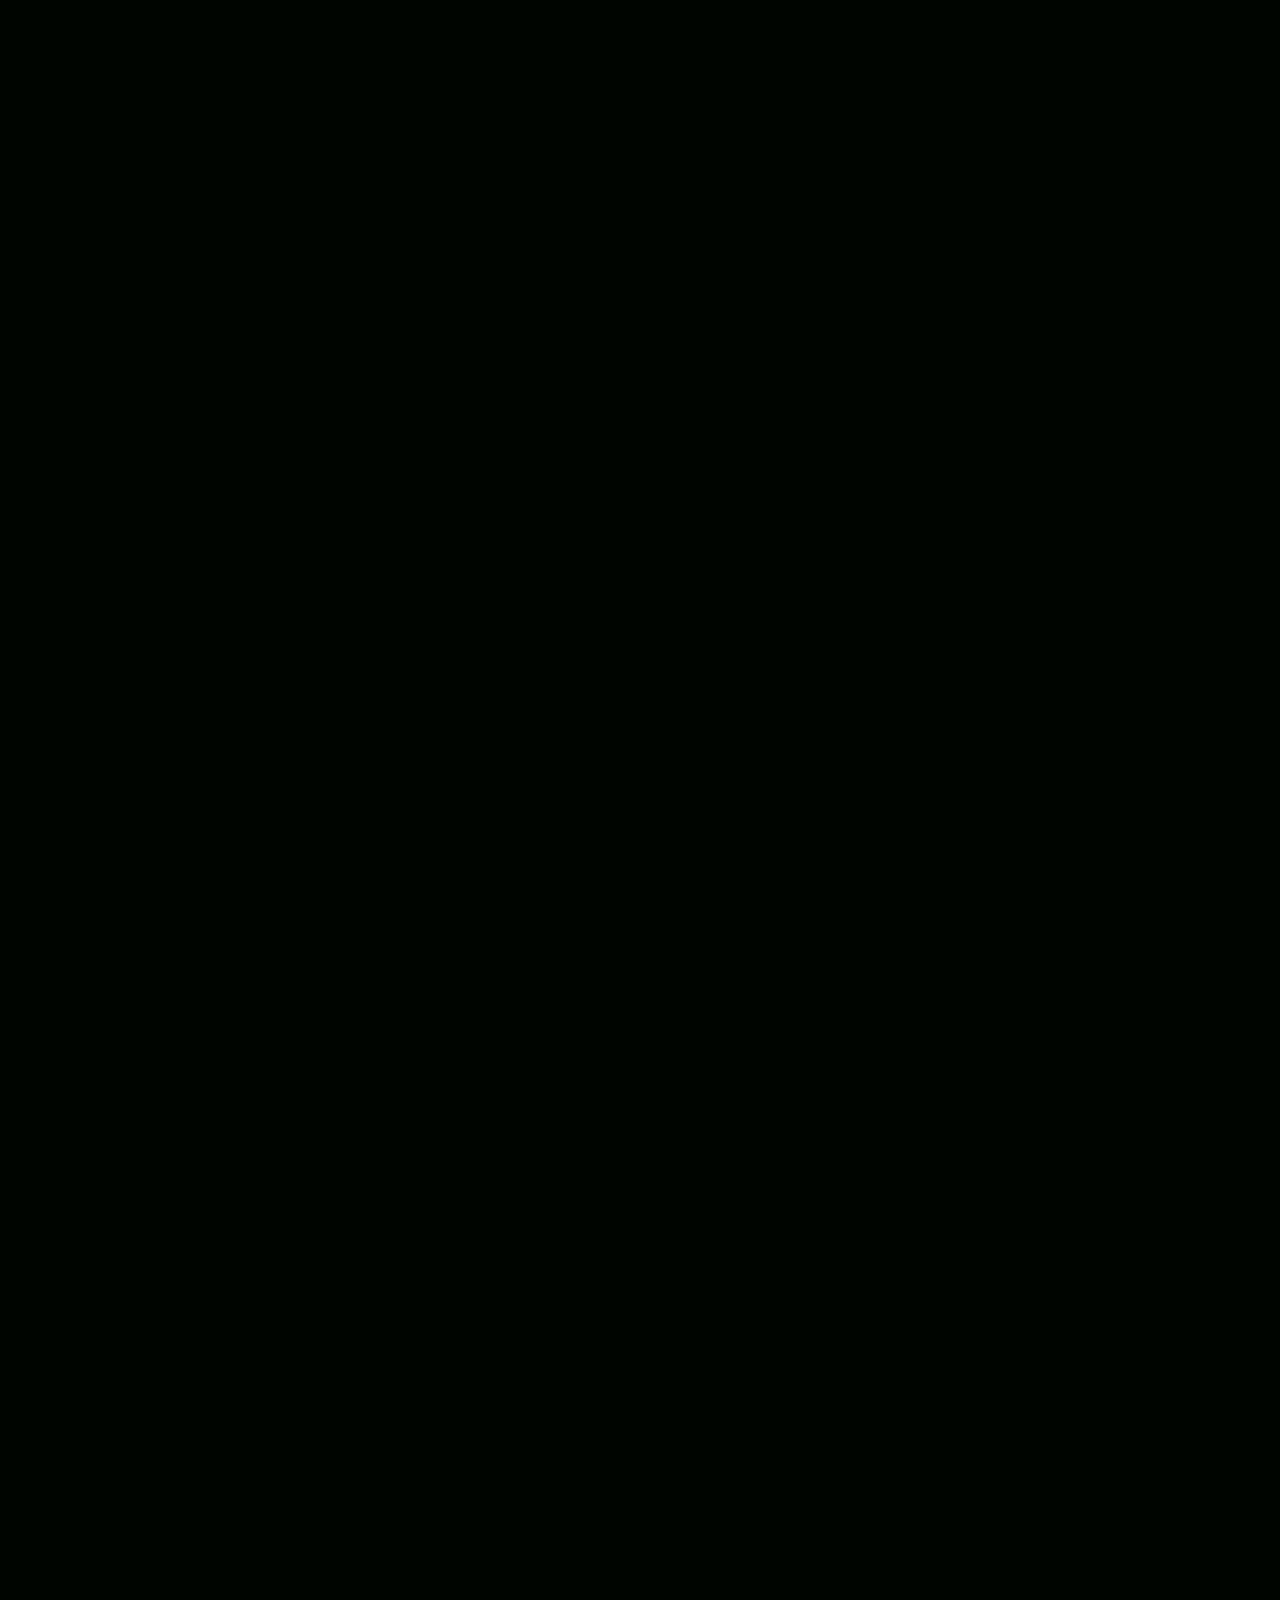
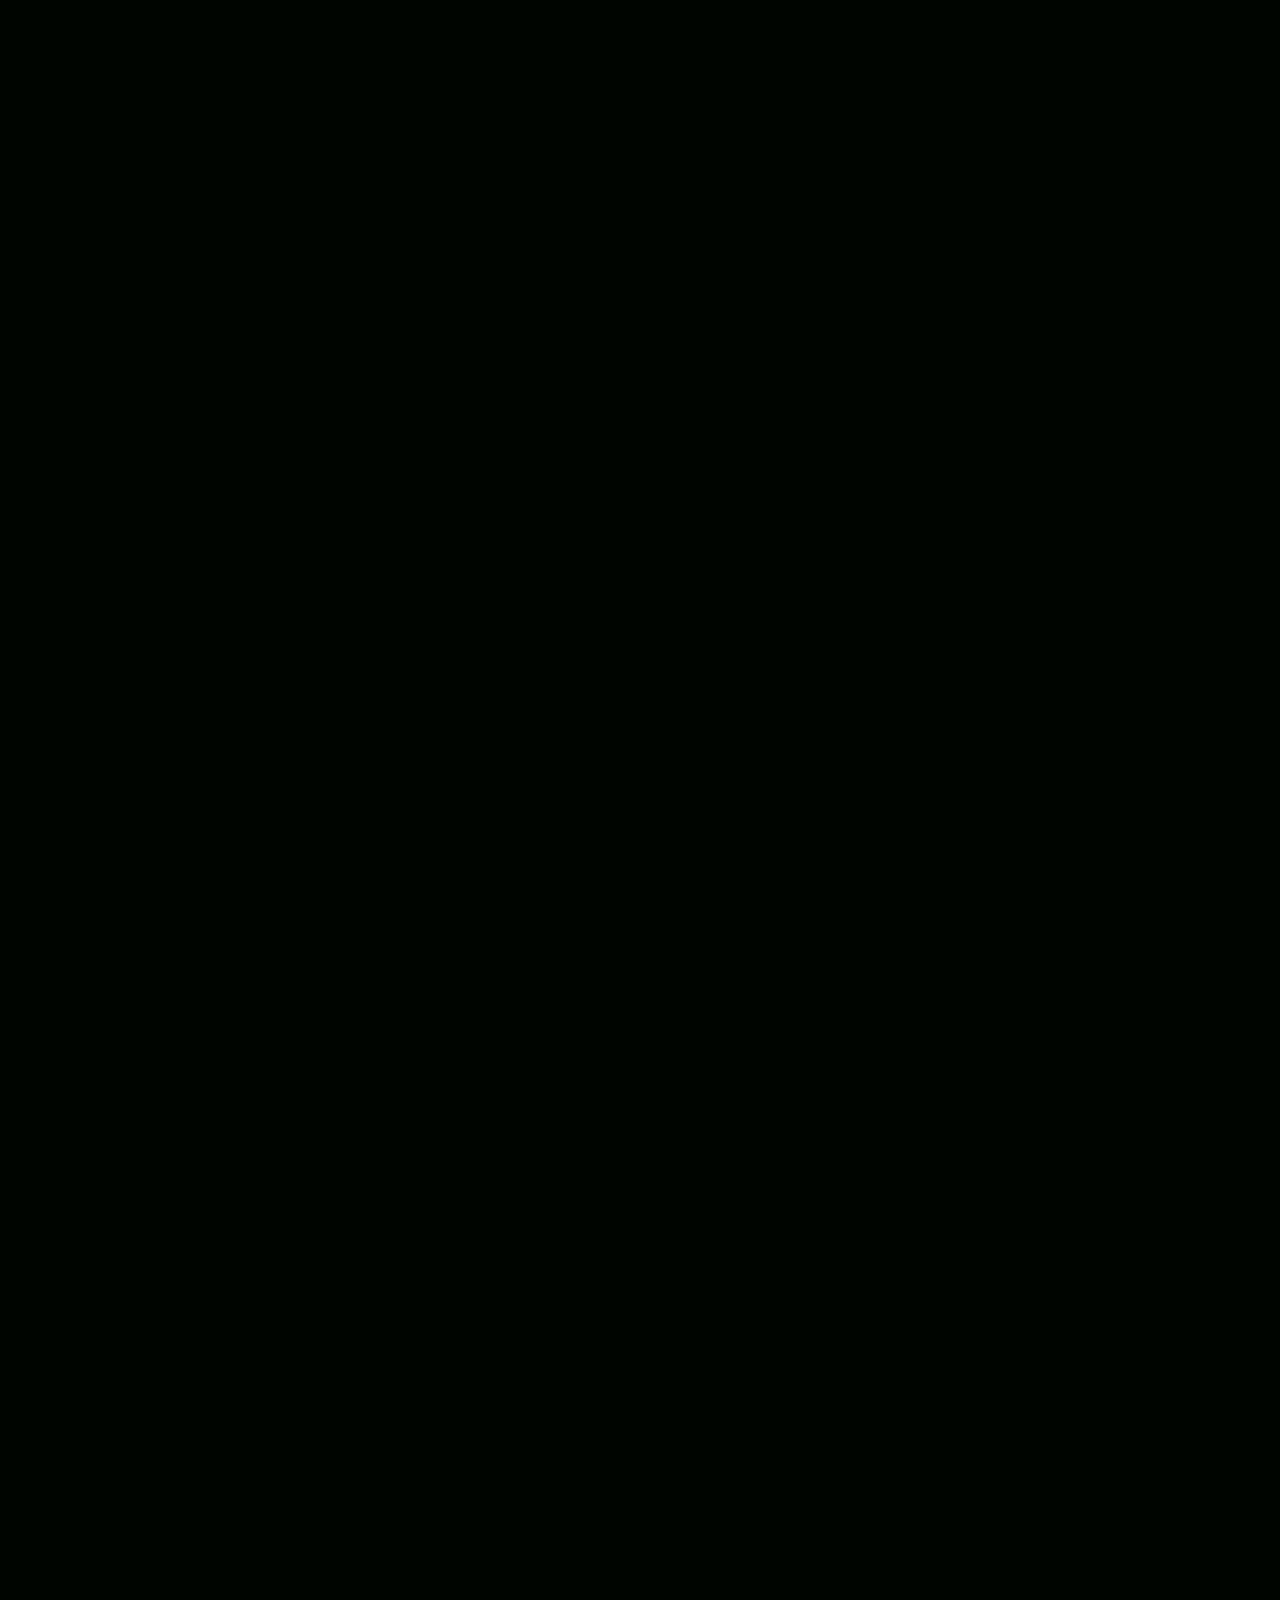
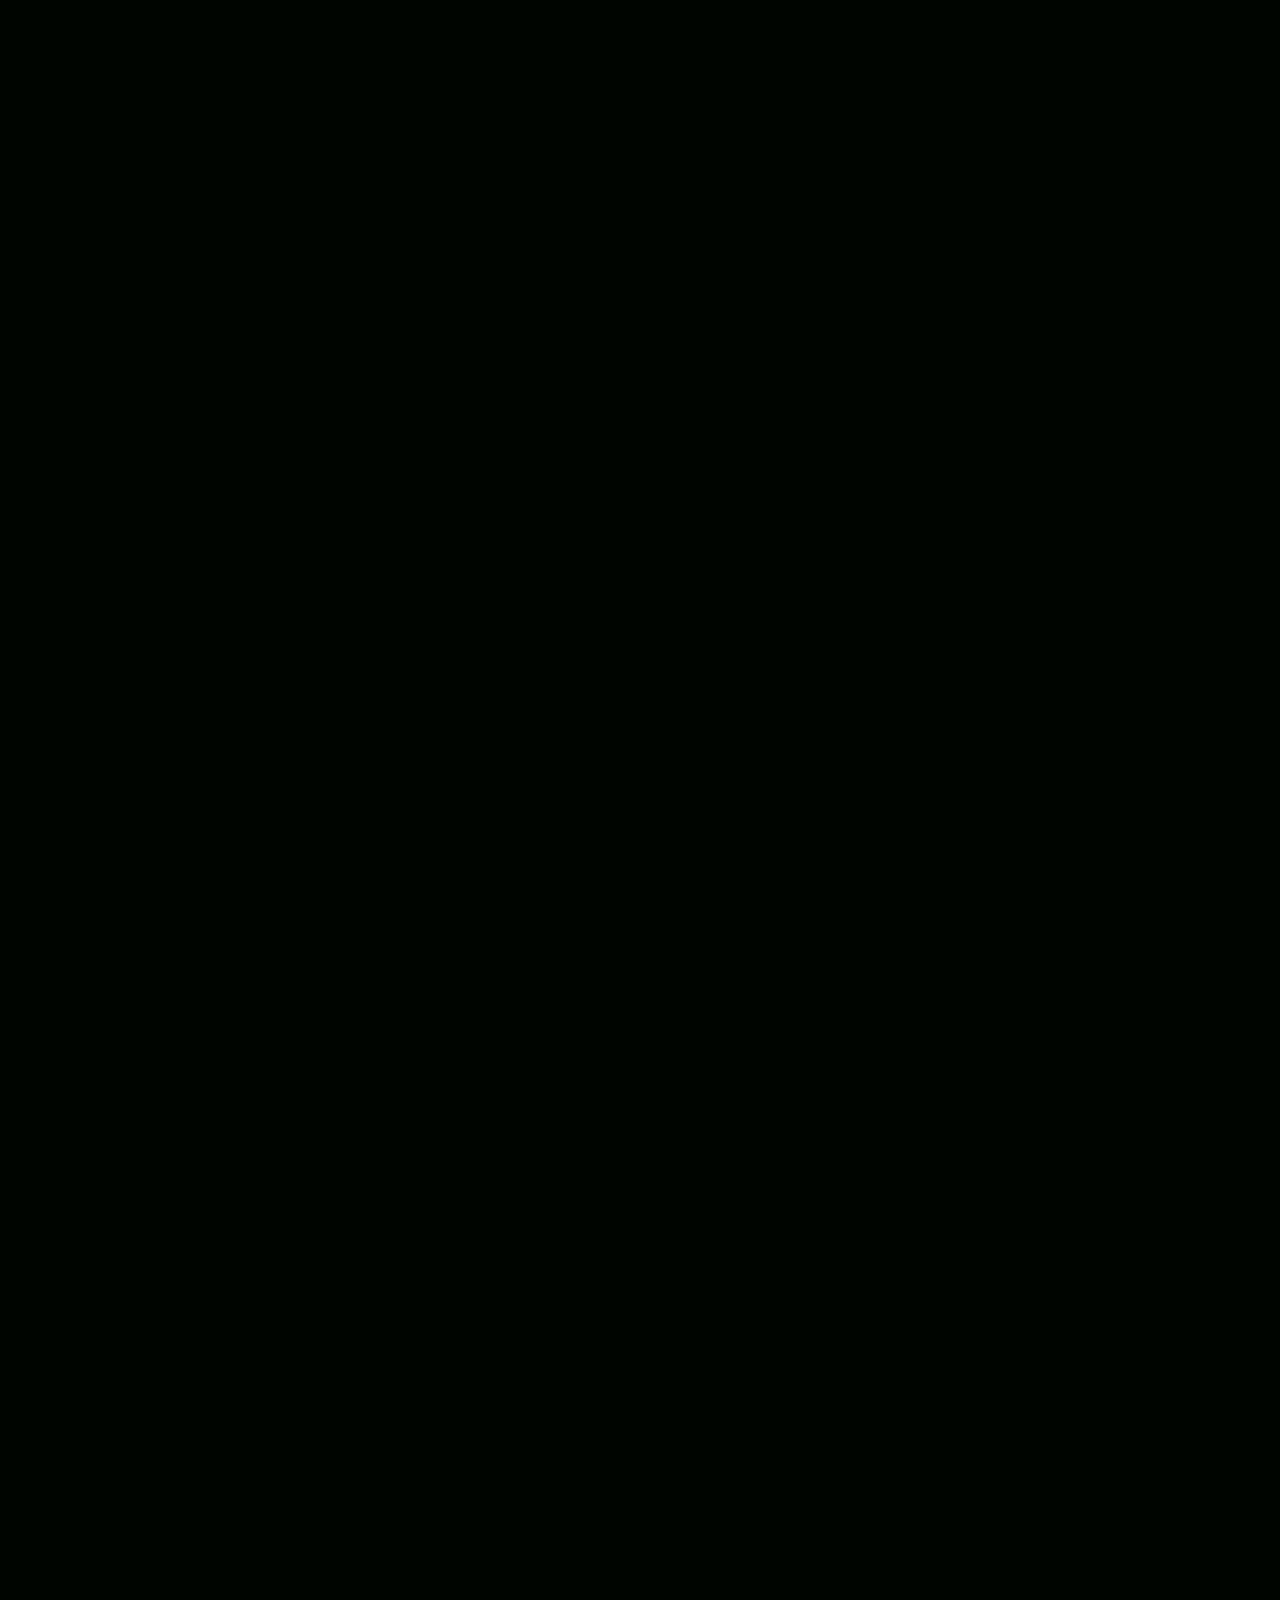
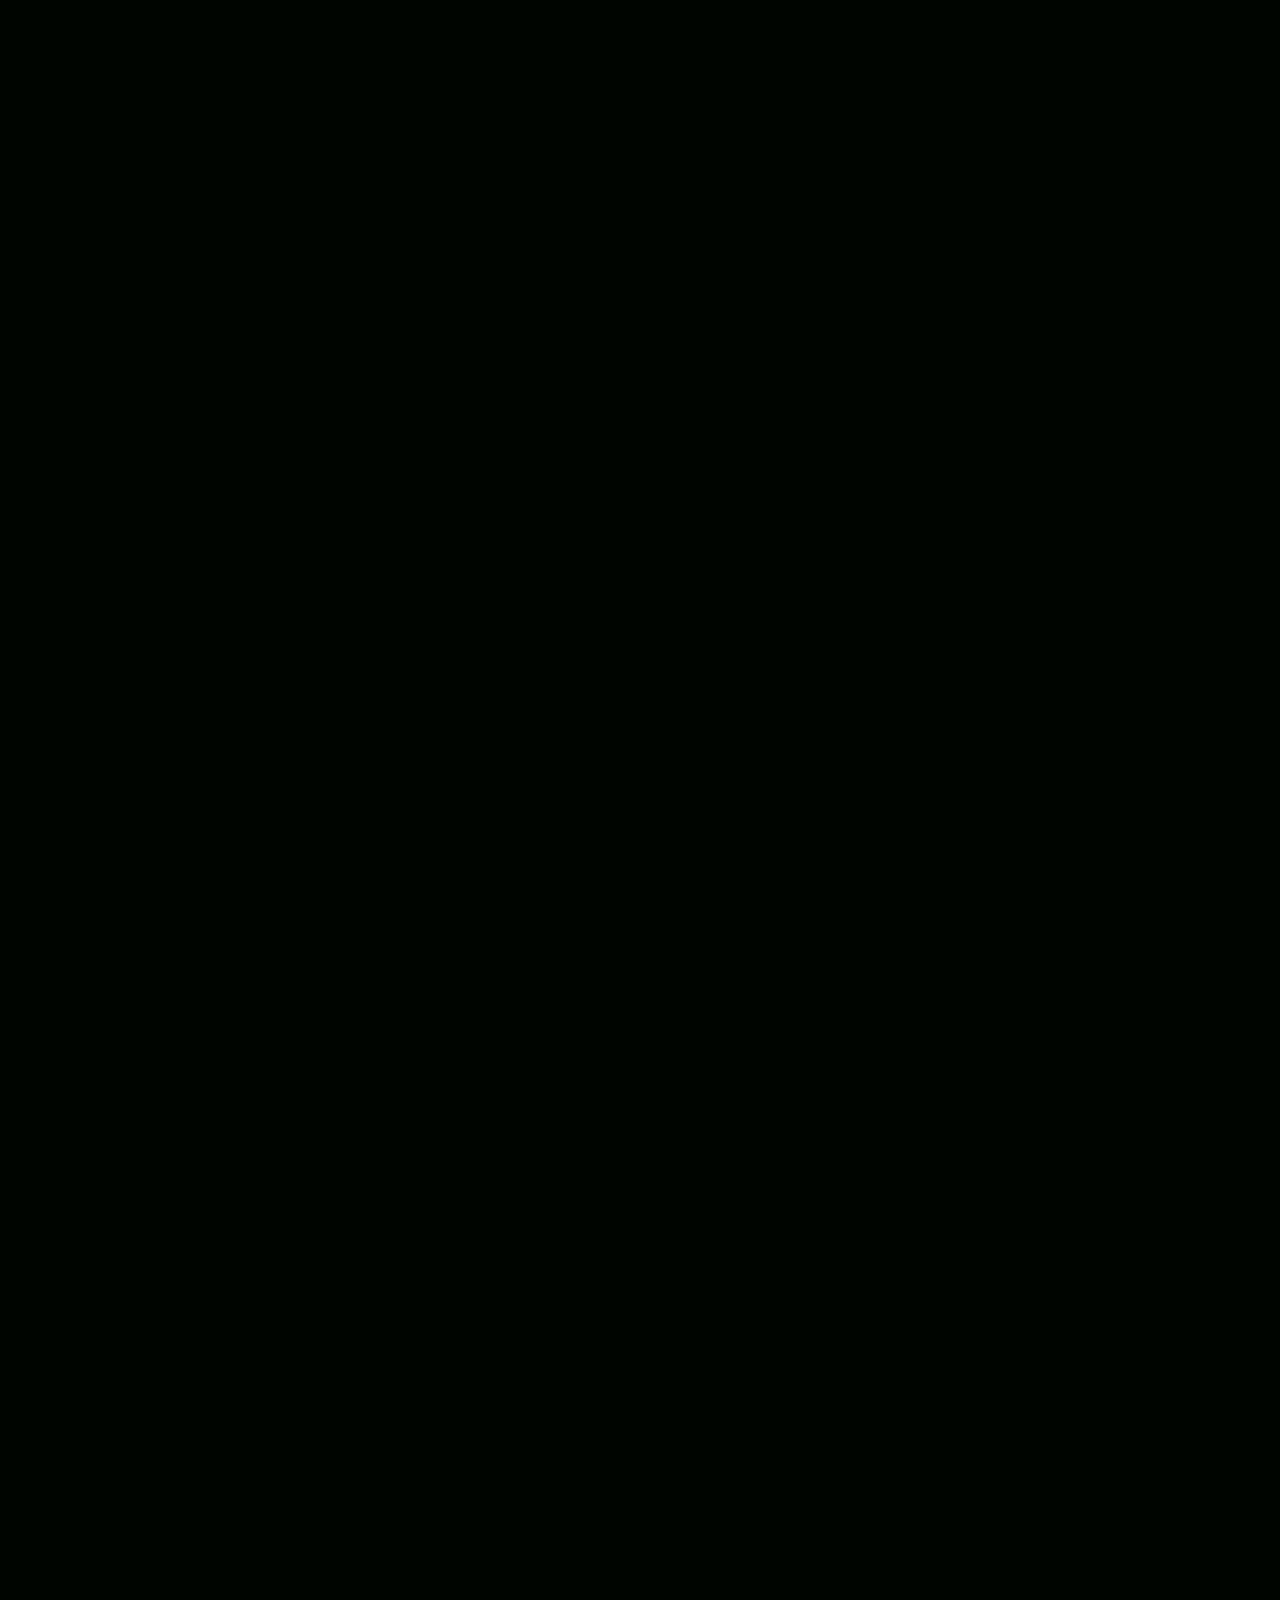
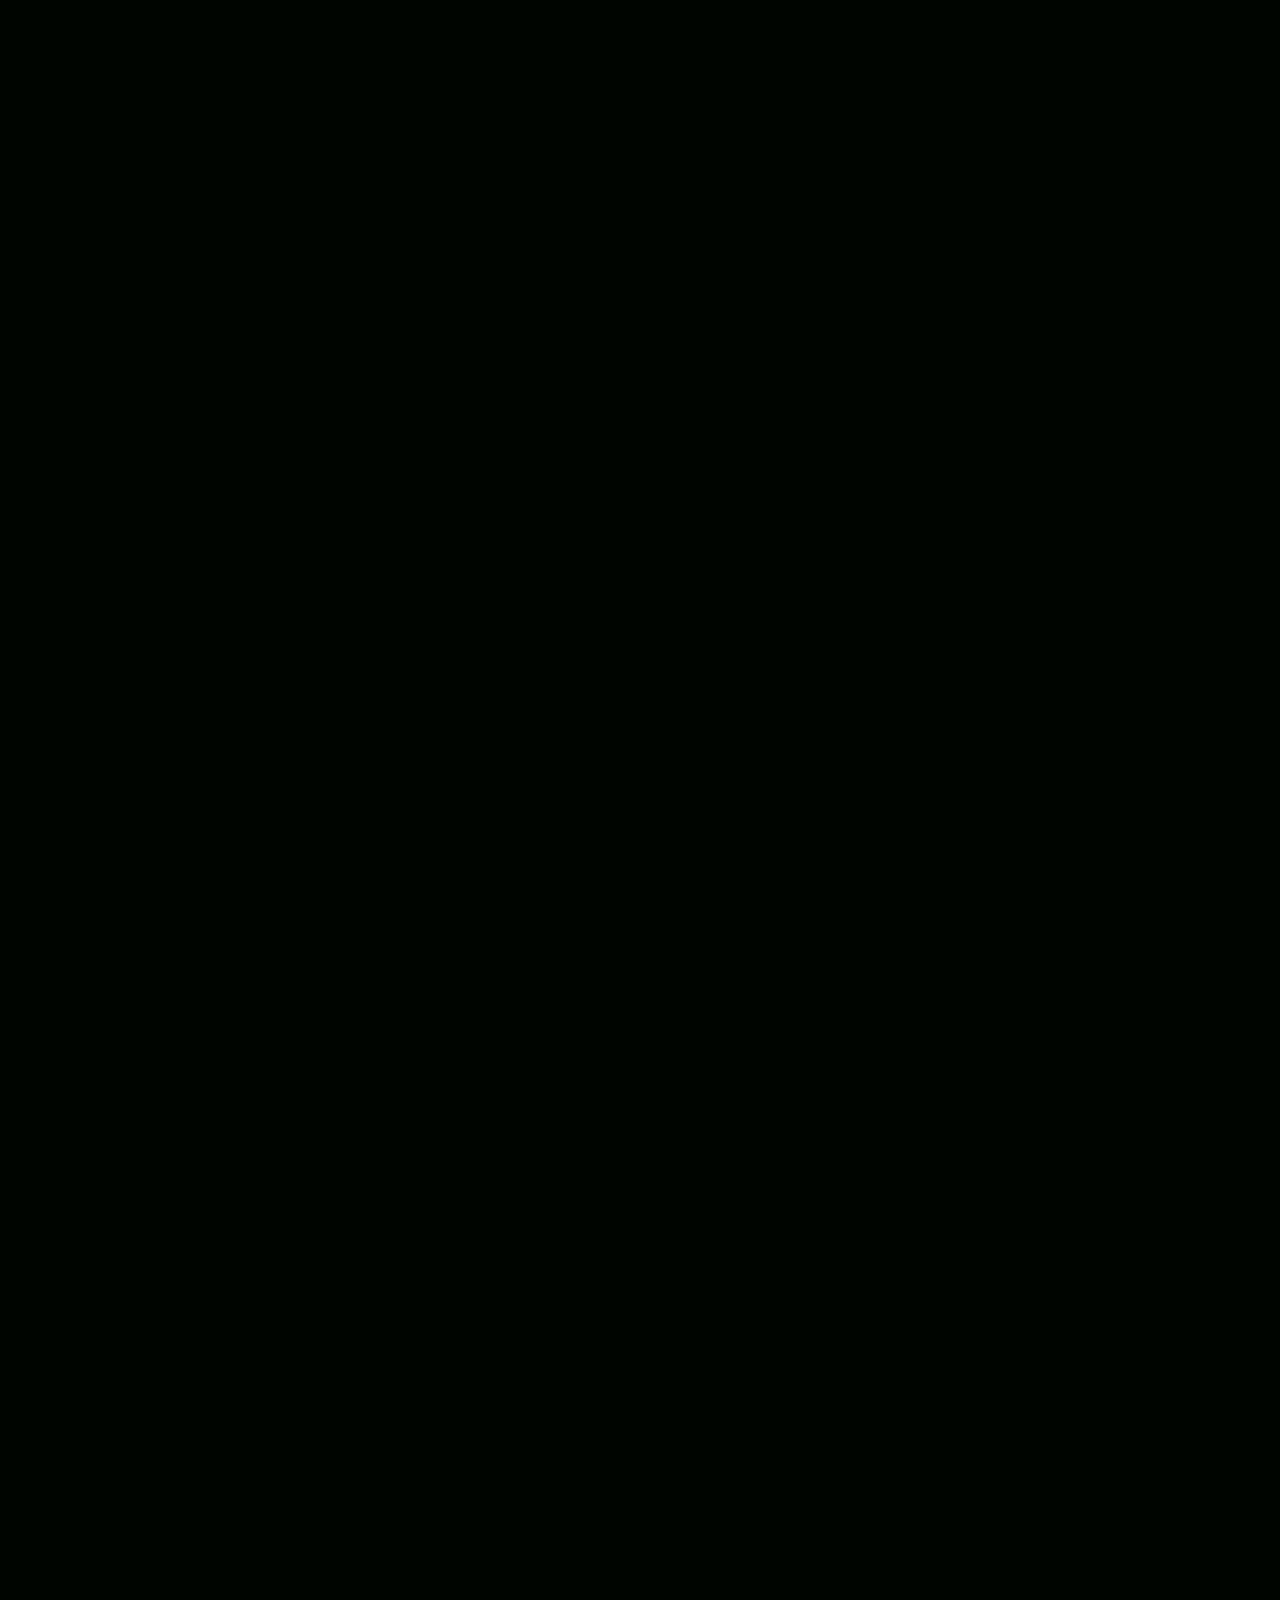
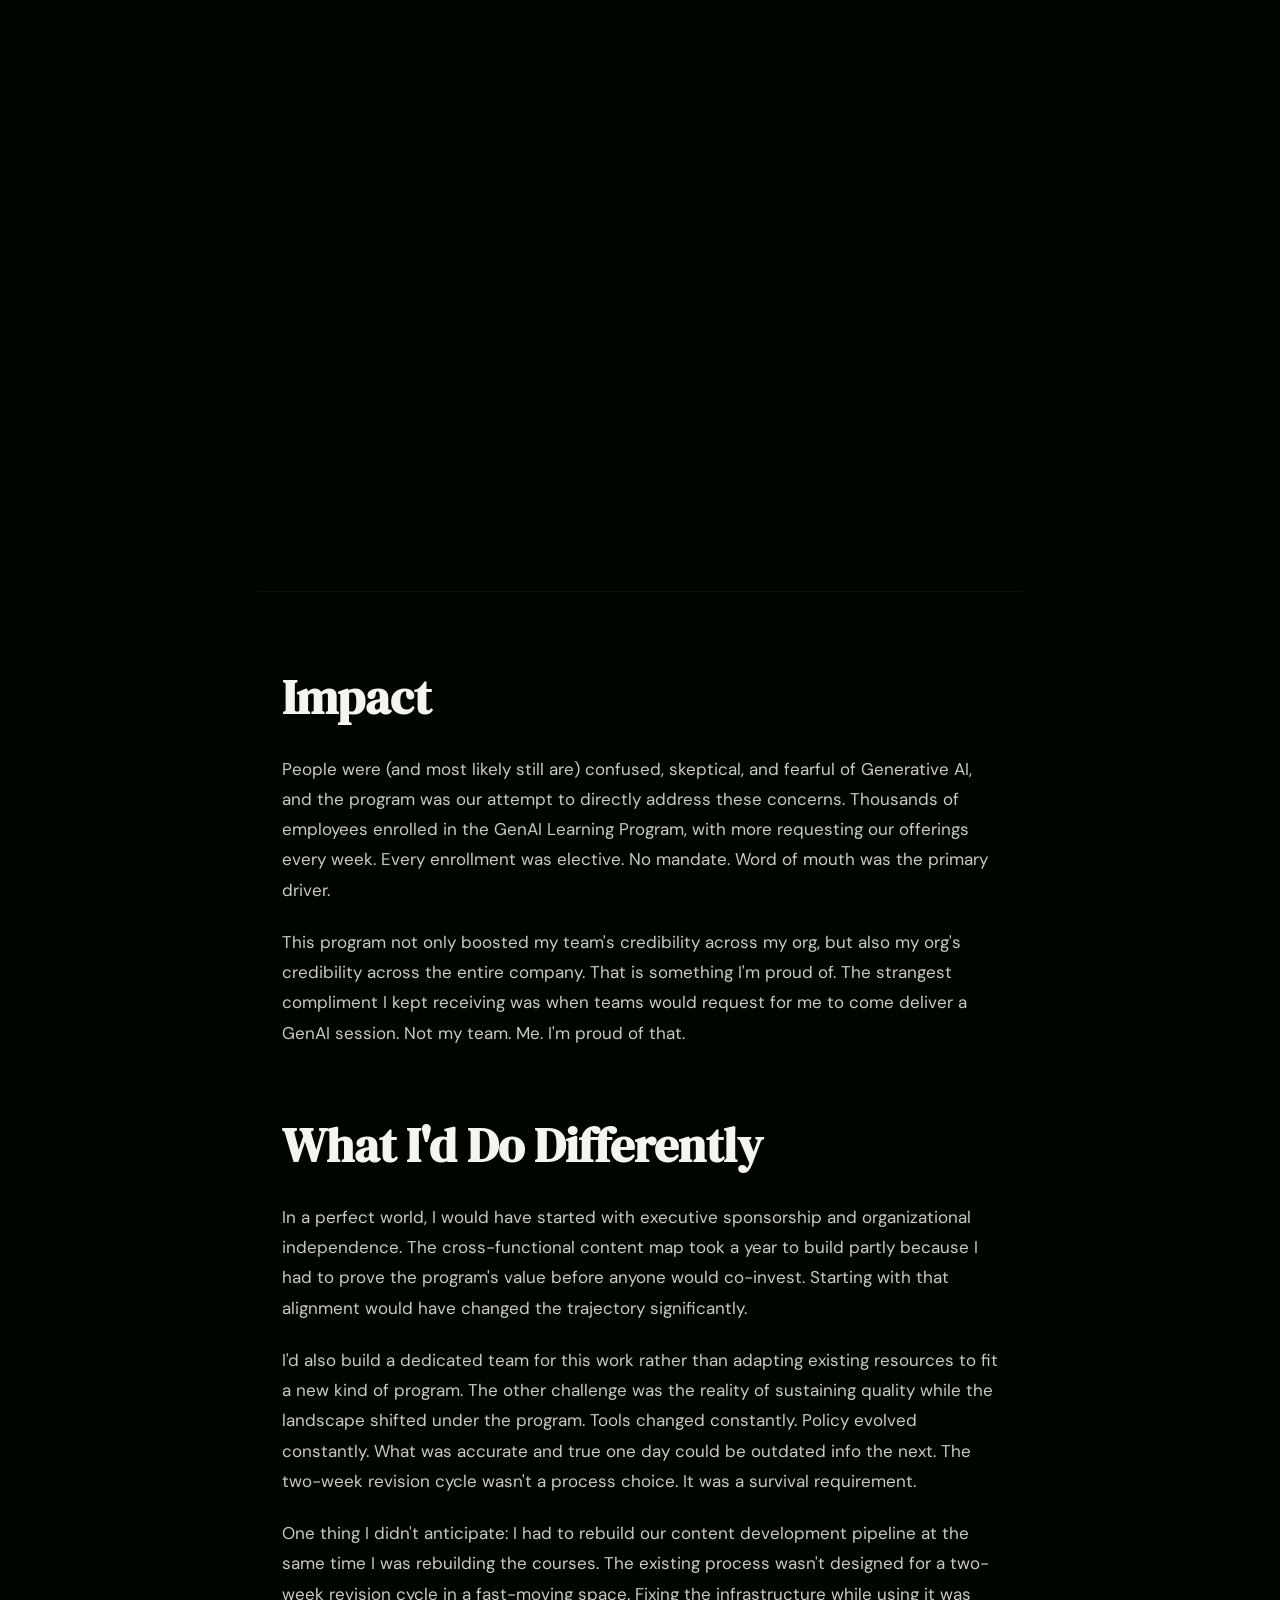
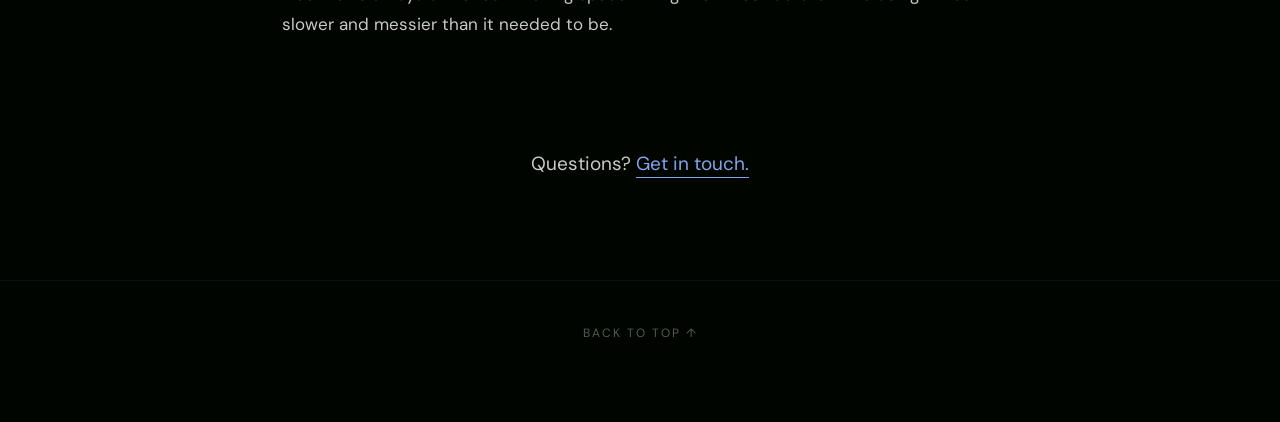
<file: case-study-genai-v2.html>
<!DOCTYPE html>
<html lang="en">
<head>
  <meta charset="UTF-8">
  <meta name="viewport" content="width=device-width, initial-scale=1.0">
  <title>GenAI Learning Program — Ted White</title>
  <link rel="preconnect" href="https://fonts.googleapis.com">
  <link rel="preconnect" href="https://fonts.gstatic.com" crossorigin>
  <link href="https://fonts.googleapis.com/css2?family=DM+Sans:opsz,wght@9..40,400;9..40,500&family=DM+Serif+Display&display=swap" rel="stylesheet">
  <link rel="stylesheet" href="case-study.css">
</head>
<body>

  <!-- HERO -->
  <section class="hero" id="hero">
    <a href="index.html" class="hero-back">← Back to Ted</a>
    <div class="hero-bg"></div>
    <img src="Updated Icons (Consistent Size)/Updated Icons (Consistent Size).001.png" class="hero-icon" alt="">
    <div class="hero-gradient-overlay"></div>
    <div class="hero-content">
      <p class="hero-eyebrow">Case Study &nbsp;·&nbsp; Learning Design</p>
      <h1>GenAI Learning Program</h1>
      <p class="hero-blurb">How we built a generative AI learning program that scaled across a large organization — and what it cost to get there. The data and names have been obscured for confidentiality. I've replaced this info with memes and pirates for my own amusement.</p>
    </div>
    <p class="scroll-cue">Scroll to explore ↓</p>
  </section>

  <!-- STICKY NAV -->
  <nav class="sticky-nav" id="sticky-nav" aria-label="Section navigation">
    <a href="index.html" class="nav-back">← Back to Ted</a>
    <ul class="nav-items">
      <li class="nav-item" data-index="0"><a href="#section-1"><span class="nav-chapter">Chapter 1:</span><span class="nav-title">The Comms Meeting</span></a></li>
      <li class="nav-item" data-index="1"><a href="#section-2"><span class="nav-chapter">Chapter 2:</span><span class="nav-title">Setting Sail</span></a></li>
      <li class="nav-item" data-index="2"><a href="#section-3"><span class="nav-chapter">Chapter 3:</span><span class="nav-title">A UX Detour</span></a></li>
      <li class="nav-item" data-index="3"><a href="#section-4"><span class="nav-chapter">Chapter 4:</span><span class="nav-title">We Can Build It Again</span></a></li>
      <li class="nav-item" data-index="4"><a href="#section-5"><span class="nav-chapter">Chapter 5:</span><span class="nav-title">Scaling the Program</span></a></li>
      <li class="nav-item" data-index="5"><a href="#section-6"><span class="nav-chapter">Chapter 6:</span><span class="nav-title">The Cost of Scale</span></a></li>
      <li class="nav-item" data-index="6"><a href="#section-7"><span class="nav-chapter">Chapter 7:</span><span class="nav-title">The Handoff</span></a></li>
    </ul>
    <button class="nav-hamburger" id="nav-hamburger" aria-label="Open chapter navigation" aria-expanded="false">
      <span></span><span></span><span></span>
    </button>
  </nav>

  <!-- CHAPTER DRAWER (mobile) -->
  <div class="nav-drawer" id="nav-drawer">
    <ul class="drawer-items">
      <li class="drawer-item" data-index="0"><a href="#section-1">Chapter 1: The Comms Meeting</a></li>
      <li class="drawer-item" data-index="1"><a href="#section-2">Chapter 2: Setting Sail</a></li>
      <li class="drawer-item" data-index="2"><a href="#section-3">Chapter 3: A UX Detour</a></li>
      <li class="drawer-item" data-index="3"><a href="#section-4">Chapter 4: We Can Build It Again</a></li>
      <li class="drawer-item" data-index="4"><a href="#section-5">Chapter 5: Scaling the Program</a></li>
      <li class="drawer-item" data-index="5"><a href="#section-6">Chapter 6: The Cost of Scale</a></li>
      <li class="drawer-item" data-index="6"><a href="#section-7">Chapter 7: The Handoff</a></li>
    </ul>
  </div>

  <!-- SECTIONS -->
  <div class="sections-wrap">

    <section id="section-1" class="cs-section">
      <a href="#section-1" class="section-header">
        <span class="section-num">Chapter 1:</span>
        <h2>The Comms Meeting</h2>
      </a>
      <div class="section-body">
        <div class="section-bg-num">01</div>
        <div class="section-content">
          <img src="Graphics for GenAI Case Study/Graphics for Portfolio.1.png" alt="" class="section-img">
          <p>My org's leadership saw the approach and integration of Generative AI on the horizon. Their response was to assign everyone in the org a series of self-paced eLearning modules. At the next town hall, someone asked a very good question. "What's next?" My boss's boss's boss's boss's boss smirked and said, "Code." A few engineers nodded, the rest of us non-technical folk looked on, waiting for the rest of the sentence.</p>
          <p>I knew we could do better.</p>
        </div>
      </div>
    </section>

    <section id="section-2" class="cs-section">
      <a href="#section-2" class="section-header">
        <span class="section-num">Chapter 2:</span>
        <h2>Setting Sail</h2>
      </a>
      <div class="section-body">
        <div class="section-bg-num">02</div>
        <div class="section-content">
          <img src="Graphics for GenAI Case Study/Graphics for Portfolio.2.png" alt="" class="section-img">
          <p>I partnered with a program manager, who I'll refer to as Smee. In Peter Pan lore, Smee is the first mate to Captain Hook. In this context, Smee and I were two pirates on a ship with thousands of privateers and dozens of Captain Hooks.</p>
          <p>Smee had developed 4-5 hours of instructor-led courses, but they needed to be adapted for non-technical folks who were being asked to "use AI for your work." I pitched this adaptation to my leadership. They said it would be too big of a lift. The technology was too new and rapidly changing, requiring more oversight than our usual "set it and forget it" style of learning content. I disagreed and made a case that GenAI was worth exploring, at the very least, we could avoid a potential scramble. My leadership reassessed and I got buy-in to continue working with Smee as a side project. The task ahead: learn as much as I could about GenAI and share my newfound knowledge with other folks whose brains go foggy when trying to learn Python.</p>
          <p>I worked closely with Smee to develop a 60-minute pilot course that focused on having learners type prompts into our internal tools and talk about what they found. The format had me teaching, with Smee available to answer more technical questions (and correct me when I got something wrong during my own learning journey).</p>
          <p>We delivered an early pilot to my director and his direct reports. Our audience liked the combination of my learner-led teaching style and Smee's deep technical expertise. We took the feedback and revised the session for a second pilot with my team. One thing we noticed: we were walking a very fine line between advising caution and discouraging curiosity and experimentation.</p>
          <p>Then a learner said it plainly at the end of a session: "It sounds like you don't want us to use Generative AI at all." At first it was easy to dismiss ("you're conflating critical thinking with 'don't do that'"), but the spirit of the feedback was correct. We were leaning too hard into caution. I revised the content to include more encouragement and leaned into internal policy, which was also rapidly evolving.</p>
          <p>With our internal pilot finished and recorded, I handed off my work to a trusted shipmate, who I'll refer to as Bones. Bones already had her hands full of rigging, but she is nothing if not capable. We had a course ready to go live, but there were several operational pieces that needed to be addressed before we could launch.</p>
          <p>There were concerns about making GenAI learning content available to contractors. To address this, our learning management system needed to support enrollment restrictions by audience type. The internal tool landscape was also shifting quickly, with multiple AI platforms in early stages of development.</p>
          <p>Long story short, there were a number of backend pieces that needed to fall into place before we could launch our new approach to learning content. I took an opportunity to work within a design team for three months. Bones would keep the ship afloat, and I figured the work would be in a more settled place when I returned.</p>
        </div>
      </div>
    </section>

    <section id="section-3" class="cs-section">
      <a href="#section-3" class="section-header">
        <span class="section-num">Chapter 3:</span>
        <h2>A UX Detour</h2>
      </a>
      <div class="section-body">
        <div class="section-bg-num">03</div>
        <div class="section-content">
          <img src="Graphics for GenAI Case Study/Graphics for Portfolio.3.png" alt="" class="section-img">
          <p>I had already had inklings about the overlap between UX design and learning design, and thought it would be a good idea to learn new skills. I spent three months learning and practicing user research principles. I built wireframes, user layouts, and icons, all while embedded with a design crew inside my org. I learned that user research can give invaluable insights from conversations, rather than a dry, impersonal survey. I immediately knew what I wanted to do with this experience: run a pilot program of learner sentiment interviews for our live class attendees.</p>
          <p>When I came back, I worked with Bones to get our GenAI for LL ready to go live on our internal learning site. After some small revisions and several backend pieces falling into place, we were finally ready to test this course for our internal audience of full-time crew members. We ran the session live for the first time via Webex. Having Bones teach gave me the opportunity to observe and assist with the virtual course, ask for interview volunteers, and gather insights without learners being biased. After all, if I was teaching the course, it would be a very biased interview if I asked them what they thought.</p>
        </div>
      </div>
    </section>

    <section id="section-4" class="cs-section">
      <a href="#section-4" class="section-header">
        <span class="section-num">Chapter 4:</span>
        <h2>We Can Build It Again</h2>
      </a>
      <div class="section-body">
        <div class="section-bg-num">04</div>
        <div class="section-content">
          <img src="Graphics for GenAI Case Study/Graphics for Portfolio.4.png" alt="" class="section-img">
          <p>The interviews gave us three invaluable insights we couldn't glean from a survey. At first, our interviewees were very positive. After asking some follow-up questions, we learned the following:</p>
          <ol>
            <li>The prompting activities were very light and disconnected.</li>
            <li>The tools we demonstrated were not representative of the tools most people were using at Apple, and new tools were being introduced across orgs all the time.</li>
            <li>People left thinking "Ok, that was a good introduction, but...how do I use GenAI for MY work?"</li>
          </ol>
          <p>It was clear a 60-minute Webex wasn't going to be enough. We needed more. I revised the content to make the examples more practical and realistic, and restructured the activities so they built naturally on each other. I also realized the rapidly evolving landscape of Generative AI was going to require constant maintenance. If you'd like to read more about my approach to these learner sentiment interviews, there's <a href="case-study-learner-interviews.html">a full case study for that</a>.</p>
          <p>I continued to help out with the teaching workload as the course gained steam. Other teams were noticing there was an internal GenAI training and they wanted it ASAP. I would regularly get messages from an org with hundreds of people wanting me to come teach. I also realized that with this level of interest, it would be a good idea to foster relationships with our compliance teams.</p>
          <p>Trying to find all the compliance teams I needed to get approval was like a scavenger hunt where you keep making new friends. I met with Legal, Information Security, and more. I didn't approach these as one-off conversations; instead I set up monthly syncs with key partners for two reasons: the policy was changing all the time, and we could share information and broaden our own networks across a traditionally siloed company. Community!</p>
          <p>Once we had all the approvals we needed, we officially launched GenAI for LL. It was the most attended session my team had ever run (after a Keynote course I also developed, which you can read about here).</p>
          <p>At this point we had a good problem. Our course was so popular we continually reached the cap on attendance, and some folks had to wait a while to enroll. To address this, I wrote a follow-up course, GenAI for Privateering (again, an obscured title). This course built on the concepts introduced in GenAI for LL and acknowledged the complexity of the landscape head-on, while encouraging learners to embrace a spirit of curiosity. I also worked with our eLearning team to create a self-paced version to address those who couldn't register for the live class. This wouldn't be another "click through to the end" approach. I added the same prompting activities using our internal platform. Rather than a simulation, learners would interact with an LLM in real time, just like in GenAI for LL.</p>
          <p>Bones and I knew early on that this series of courses couldn't be run by just two people. We needed to tap in the whole team.</p>
        </div>
      </div>
    </section>

    <section id="section-5" class="cs-section">
      <a href="#section-5" class="section-header">
        <span class="section-num">Chapter 5:</span>
        <h2>Scaling the Program</h2>
      </a>
      <div class="section-body">
        <div class="section-bg-num">05</div>
        <div class="section-content">
          <img src="Graphics for GenAI Case Study/Graphics for Portfolio.5.png" alt="" class="section-img">
          <p>As we were building the course, I connected with other learning orgs at Apple to see what they were working toward. I reached out to Software University about a cross-functional collaboration. They declined.</p>
          <p>Once the course was live and the numbers were impossible to ignore, both Software University and Apple University reached out to us to work together. We agreed on individual lanes: my crew owned the entry point, a practical, non-technical introduction. Software University owned the technical content. Apple University owned philosophy. We built a shared AI learning website together, and I made sure we were actively promoting each other's offerings and not duplicating effort.</p>
          <p>With these two orgs on board, it was time to scale. We had a global team of trainers, and they all needed to be ramped up on the content. While we were promoting Software U and Apple U's classes, our content was also being promoted to their sizable audiences. I set up times that were friendly to my global colleagues to certify their delivery, share notes, and ensure they were confident with the material. We translated the content into Mandarin, Japanese, and Korean. This was a fun experiment with AI translation tools. I had no idea we were teaching folks in Korea about "chicken swords."</p>
          <p>I was still teaching regularly myself. I believe teaching is a skill that gets sharper with practice and duller without. With sessions filling up faster than people could enroll, I started getting DMs from people higher up at Apple who wanted custom sessions. I agreed. I would meet with teams, find out the work they were doing, and build activities that aligned with the tools and processes they used. As a result, these sessions led to more and more requests like them. They didn't want just the content. They wanted me, Ted, to come teach something that was adapted to their work.</p>
        </div>
      </div>
    </section>

    <section id="section-6" class="cs-section">
      <a href="#section-6" class="section-header">
        <span class="section-num">Chapter 6:</span>
        <h2>The Cost of Scale</h2>
      </a>
      <div class="section-body">
        <div class="section-bg-num">06</div>
        <div class="section-content">
          <img src="Graphics for GenAI Case Study/Graphics for Portfolio.6.png" alt="" class="section-img">
          <p>These sessions surfaced something I didn't anticipate. This approach to learning was unfamiliar to our global trainers. Historically, they had delivered a session via Webex and answered questions with clear answers. What this content required was much more intricate. There wasn't a simple answer to the questions our learners were asking. There was regional nuance with tool availability. Claude, for instance, is not available to users in mainland China. We had a wide range of knowledge across the trainer cohort, from genuine novices to people who didn't recognize their own knowledge gaps.</p>
          <p>When I opened the floor to these conversations, I didn't realize how much my team needed to have a real, earnest conversation about the state of Generative AI. I started with a simple question: "How does everyone feel about GenAI?" What I got in response was a flood of fear, skepticism, and confusion. "I had a full on menty b," one trainer admitted. Another just shrugged: "If you want me to use it, I'll use it." I went into these trainer sentiment sessions ready to coach, and instead I became a therapist.</p>
          <p>I shared my findings with leadership. We acknowledged the concern and kept moving. The conversation wasn't over, it was just going to continue.</p>
          <p>There was a significant audience of contractors who were restricted from taking our course. As this group was being asked to use GenAI in their work, we were asked many times if we had a contractor-specific version and when it would be ready.</p>
          <p>Initially, we launched our GenAI course for full-time employees only. The general concern was that our courses relied on critical thinking skills with GenAI. This wasn't technically considered a job you hire a contractor to do, yet more and more contractors were being asked to use Generative AI in their work. I leaned on my relationships with our compliance teams, told them we wanted to make our courses available to contractors.</p>
          <p>The scavenger hunt for new friends continued. I made connections with teams in Legal who specialized in contractor language and we revised our coursework to align. After many revisions, we had a version ready to go.</p>
          <p>Once we had compliance approval, a familiar tension resurfaced. Our team had built a very robust process for each step of the content development cycle, and it was too robust to keep up with a landscape that required constant revisions. Following the documented process for a content update would have meant another full round of global teach backs. That wasn't feasible.</p>
          <p>So I shifted to a townhall-style approach. Rather than recording a Webex walkthrough of the updated trainer guide, I set up small group syncs, recorded them, and attended sessions to share feedback in real time. With two GenAI courses live and approved for both full time employees and contractors, maintaining them and communicating updates with our team on a weekly basis became my primary responsibility.</p>
        </div>
      </div>
    </section>

    <section id="section-7" class="cs-section">
      <a href="#section-7" class="section-header">
        <span class="section-num">Chapter 7:</span>
        <h2>The Handoff</h2>
      </a>
      <div class="section-body">
        <div class="section-bg-num">07</div>
        <div class="section-content">
          <img src="Graphics for GenAI Case Study/Graphics for Portfolio.7.png" alt="" class="section-img">
          <p>After two years of building a GenAI Learning Program from scratch, it was time to hand off the program. I wanted to ensure the team taking over my work was set up for success. Using Claude, I built a step-by-step handoff guide with a prioritized roadmap for what was next, including a catalog of courses that never made it to launch, ready for someone to pick up. This was a unique opportunity to practice what I had been teaching: critical thinking, healthy skepticism, and the importance of context when working with LLMs. I had learned as much as I could, and was ready for the next adventure on the seven seas.</p>
        </div>
      </div>
    </section>

  </div>

  <!-- IMPACT + WHAT I'D DO DIFFERENTLY -->
  <div class="static-sections">
    <hr class="static-divider">

    <div class="static-section">
      <h2>Impact</h2>
      <p>People were (and most likely still are) confused, skeptical, and fearful of Generative AI, and the program was our attempt to directly address these concerns. Thousands of employees enrolled in the GenAI Learning Program, with more requesting our offerings every week. Every enrollment was elective. No mandate. Word of mouth was the primary driver.</p>
      <p>This program not only boosted my team's credibility across my org, but also my org's credibility across the entire company. That is something I'm proud of. The strangest compliment I kept receiving was when teams would request for me to come deliver a GenAI session. Not my team. Me. I'm proud of that.</p>
    </div>

    <div class="static-section">
      <h2>What I'd Do Differently</h2>
      <p>In a perfect world, I would have started with executive sponsorship and organizational independence. The cross-functional content map took a year to build partly because I had to prove the program's value before anyone would co-invest. Starting with that alignment would have changed the trajectory significantly.</p>
      <p>I'd also build a dedicated team for this work rather than adapting existing resources to fit a new kind of program. The other challenge was the reality of sustaining quality while the landscape shifted under the program. Tools changed constantly. Policy evolved constantly. What was accurate and true one day could be outdated info the next. The two-week revision cycle wasn't a process choice. It was a survival requirement.</p>
      <p>One thing I didn't anticipate: I had to rebuild our content development pipeline at the same time I was rebuilding the courses. The existing process wasn't designed for a two-week revision cycle in a fast-moving space. Fixing the infrastructure while using it was slower and messier than it needed to be.</p>
    </div>

    <div class="cs-cta">
      <p>Questions? <a href="mailto:opentoted@gmail.com">Get in touch.</a></p>
    </div>
  </div>

  <!-- FOOTER -->
  <footer class="site-footer">
    <a href="#hero" class="back-to-top">Back to top ↑</a>
  </footer>

  <!-- PIRATE MODAL -->
  <button class="pirate-float-btn" id="pirate-float-btn">What am I looking at? 🏴‍☠️</button>

  <div class="pirate-modal-backdrop" id="pirate-modal-backdrop" style="display:none">
    <div class="pirate-modal" role="dialog" aria-modal="true" aria-labelledby="pirate-modal-title">
      <button class="pirate-modal-close" id="pirate-modal-close" aria-label="Close">✕</button>
      <h2 id="pirate-modal-title">What am I looking at?</h2>
      <p>My work at Apple was confidential, as such I cannot share the deliverables. What I <em>can</em> share is how I approached these individual projects and programs. If you'd like to see my non-Apple work, you can do so <a href="work-samples.html">here</a>.</p>
    </div>
  </div>

  <script src="case-study.js"></script>

</body>
</html>
</file>
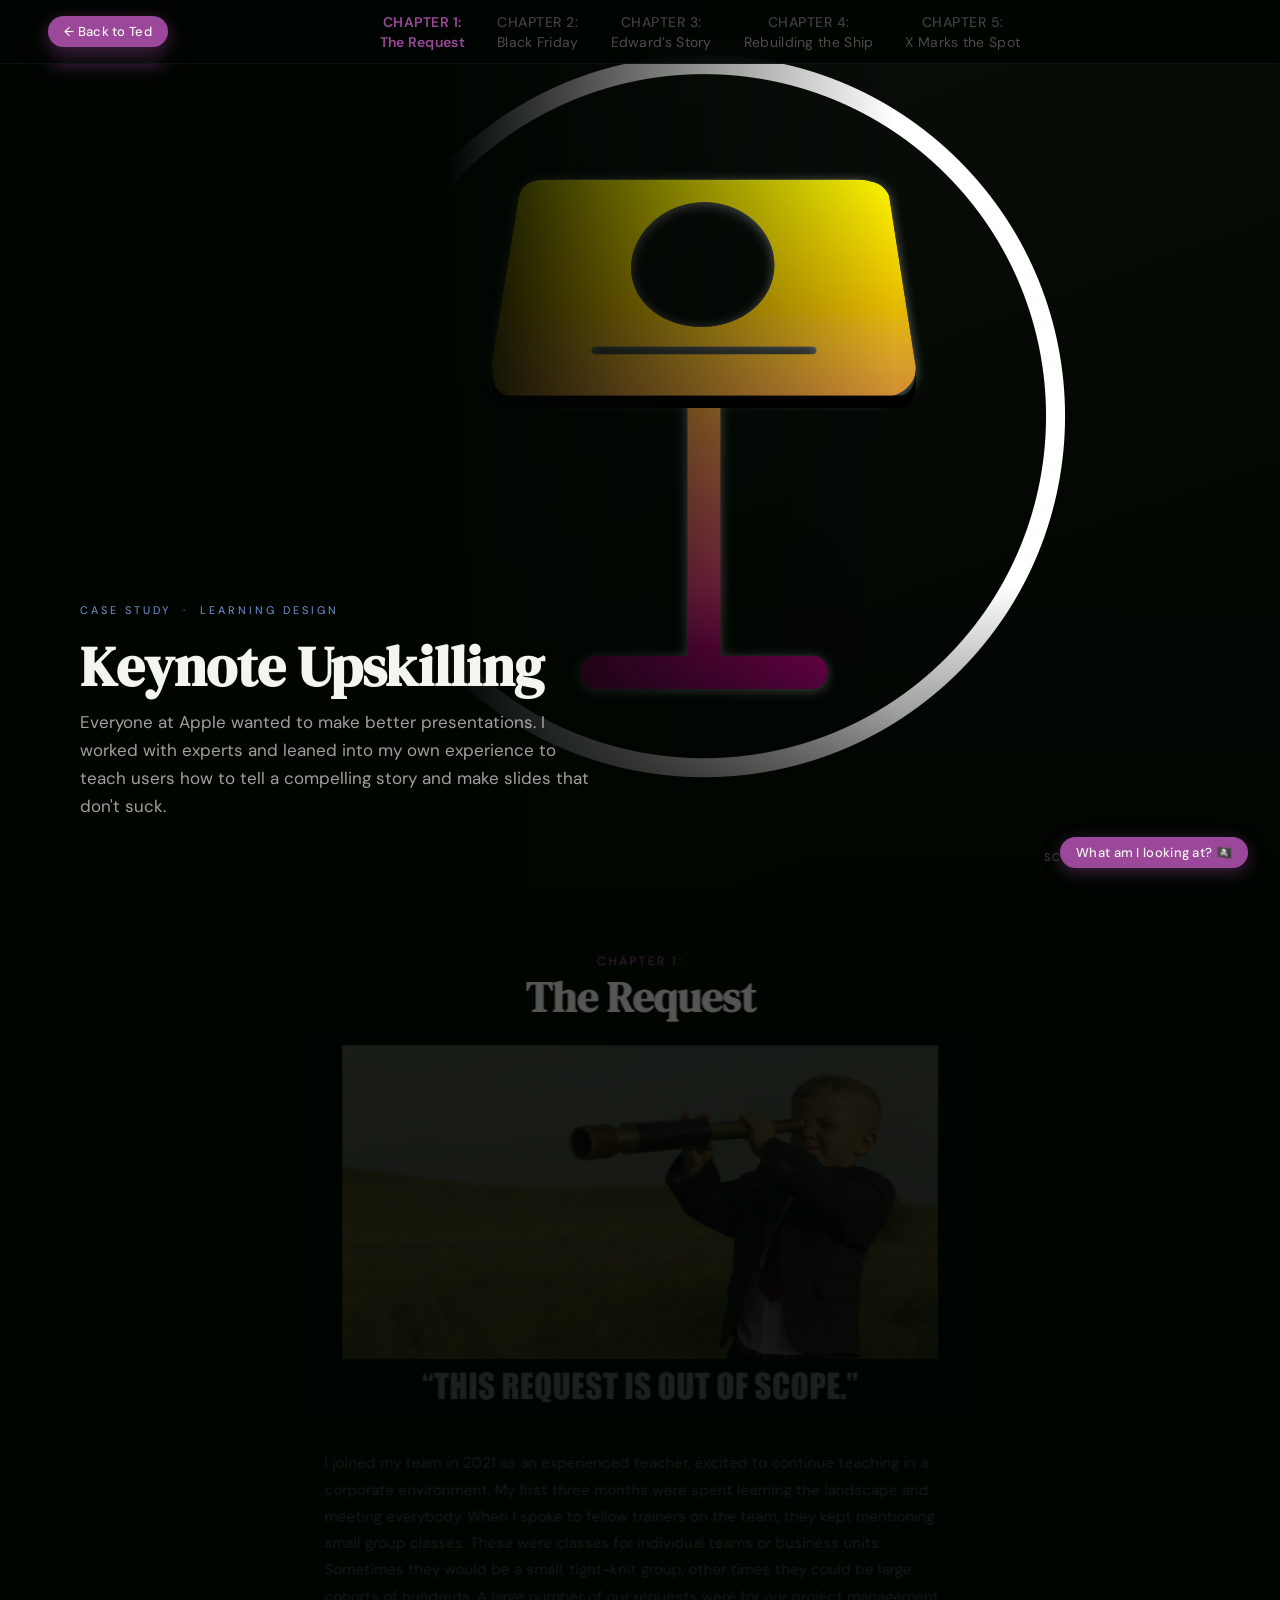
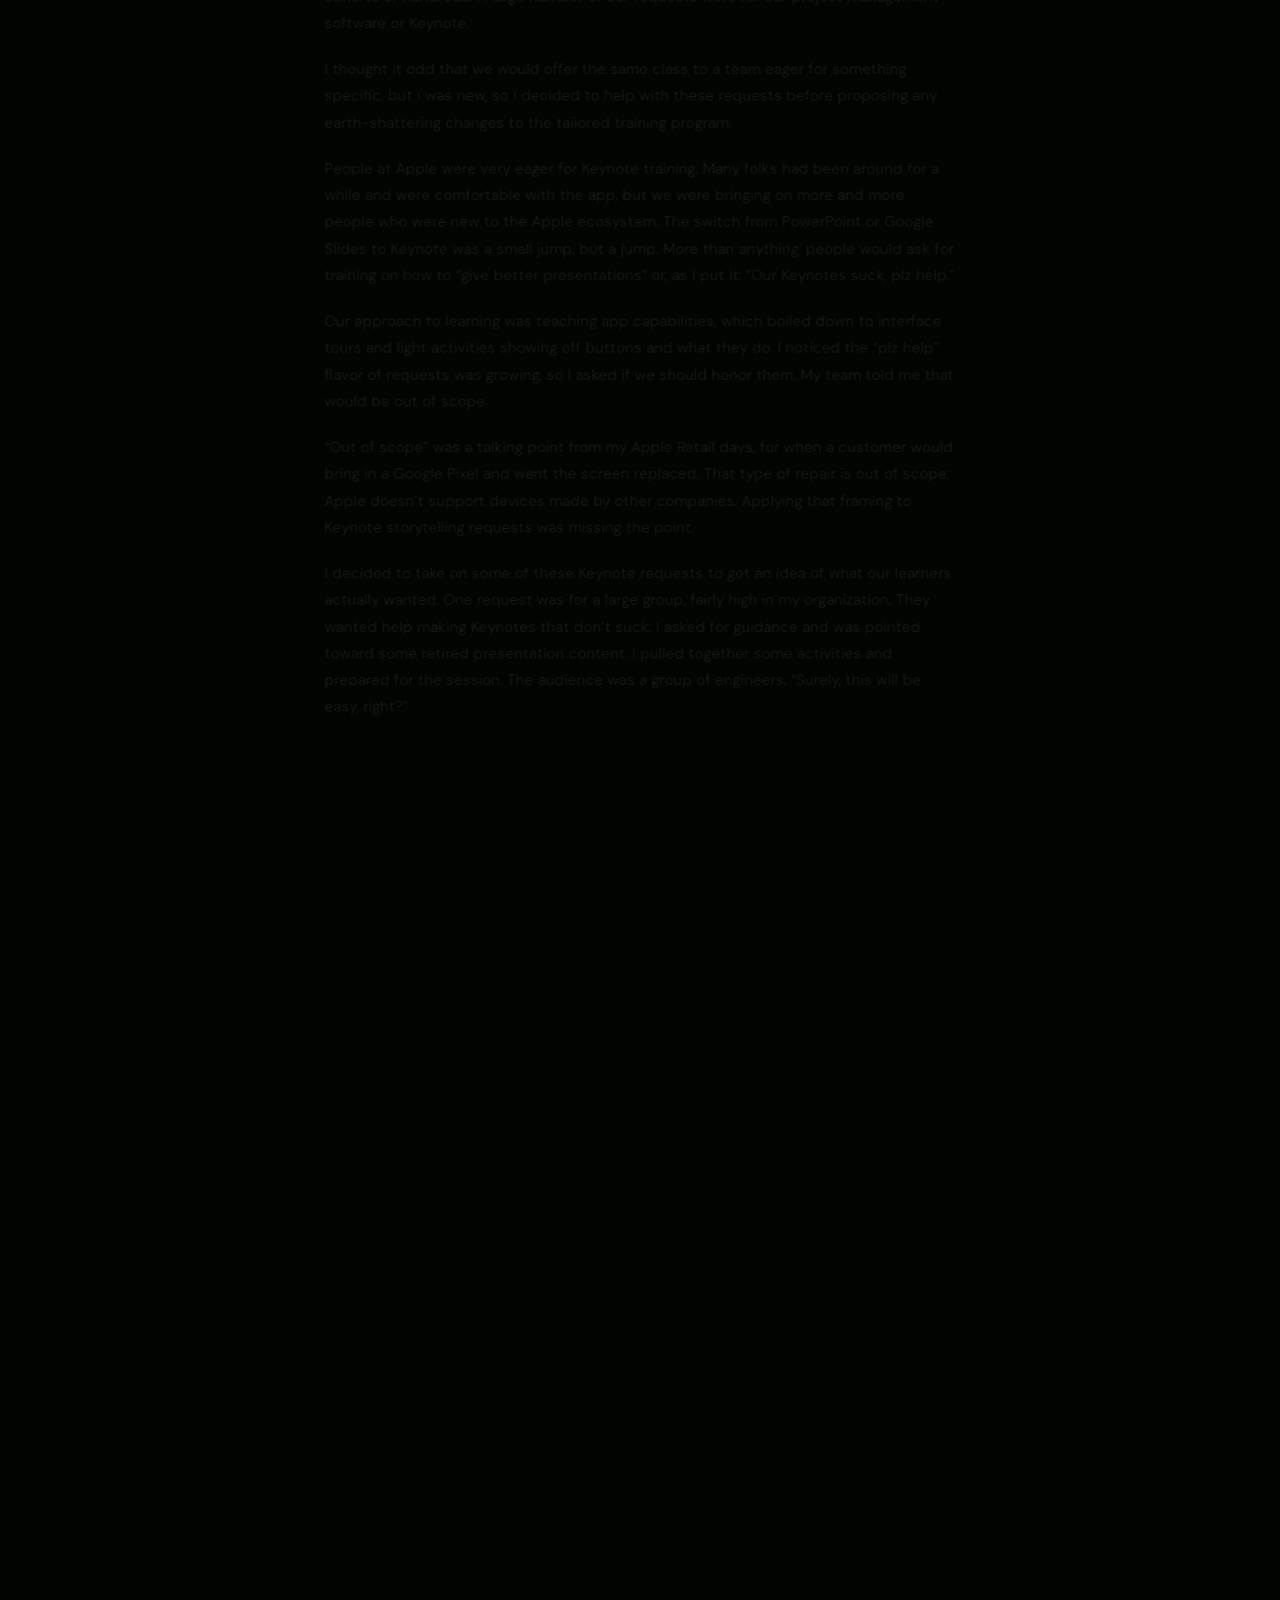
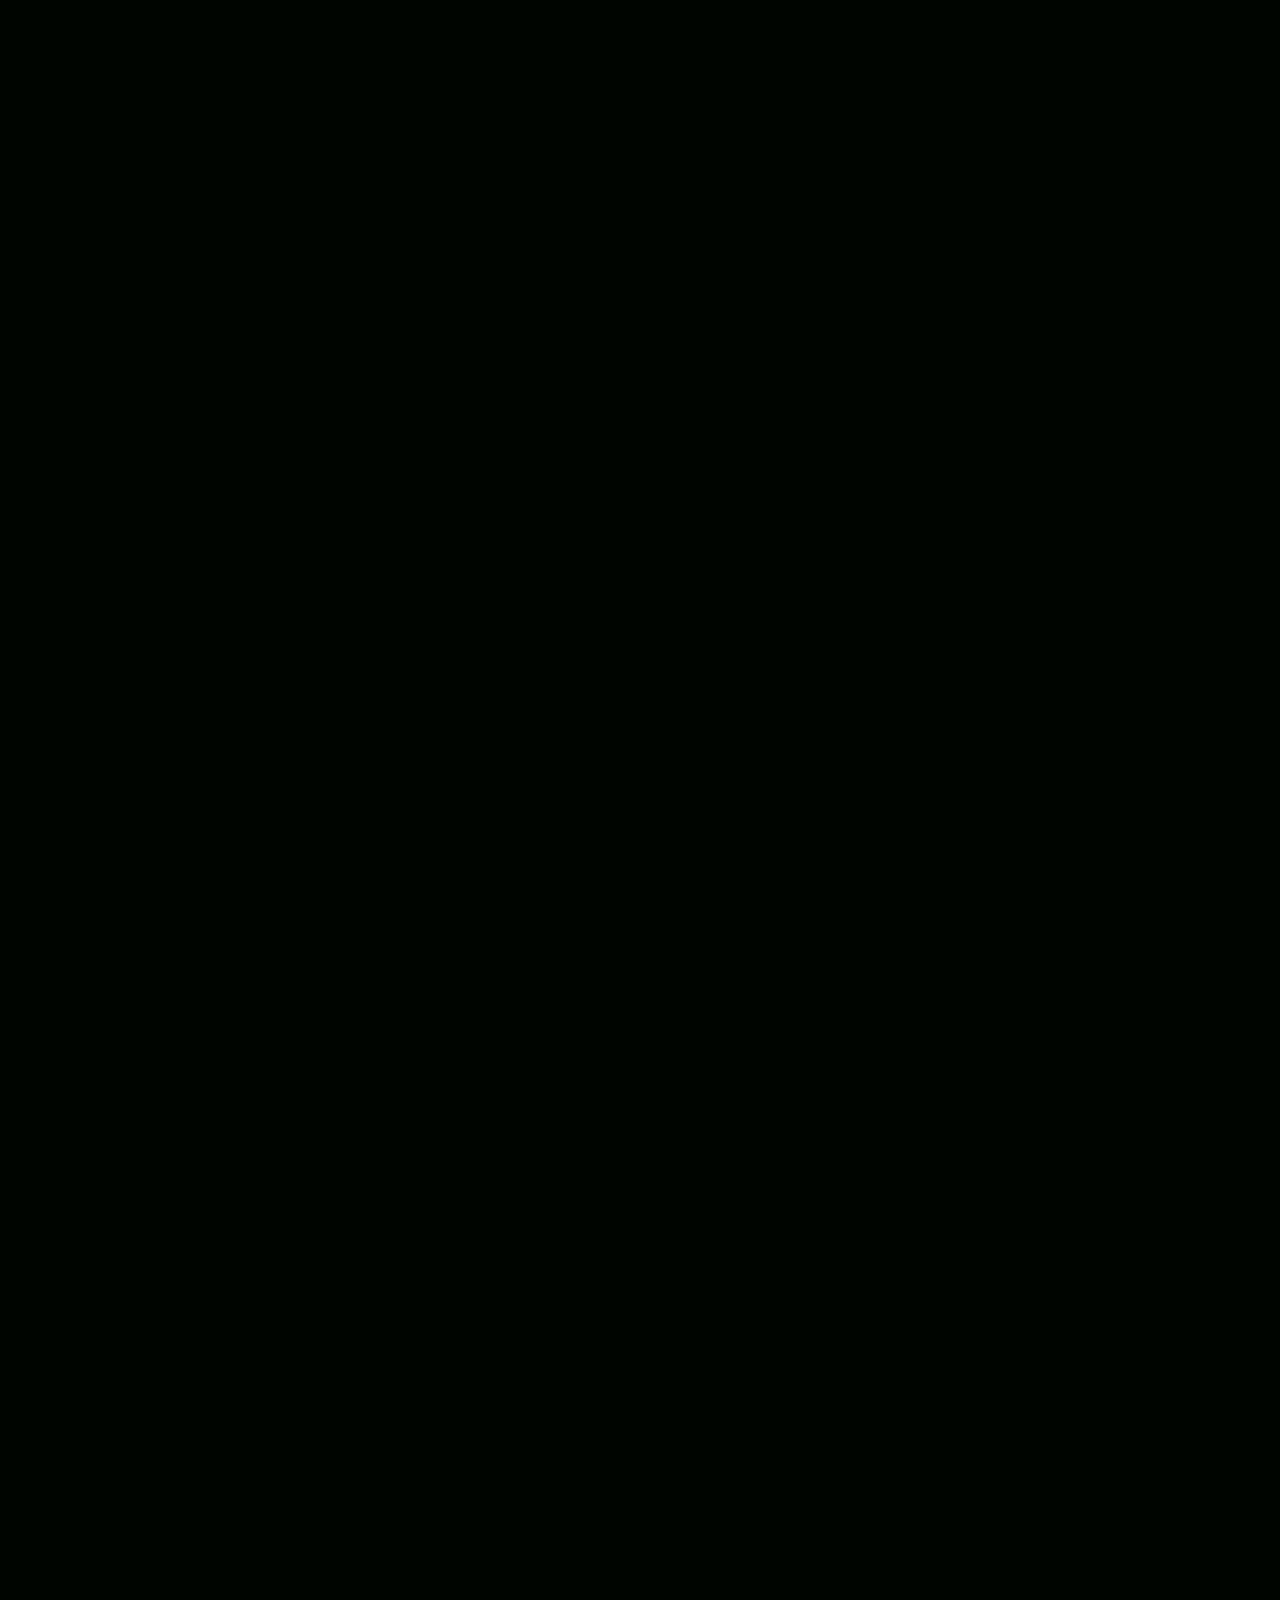
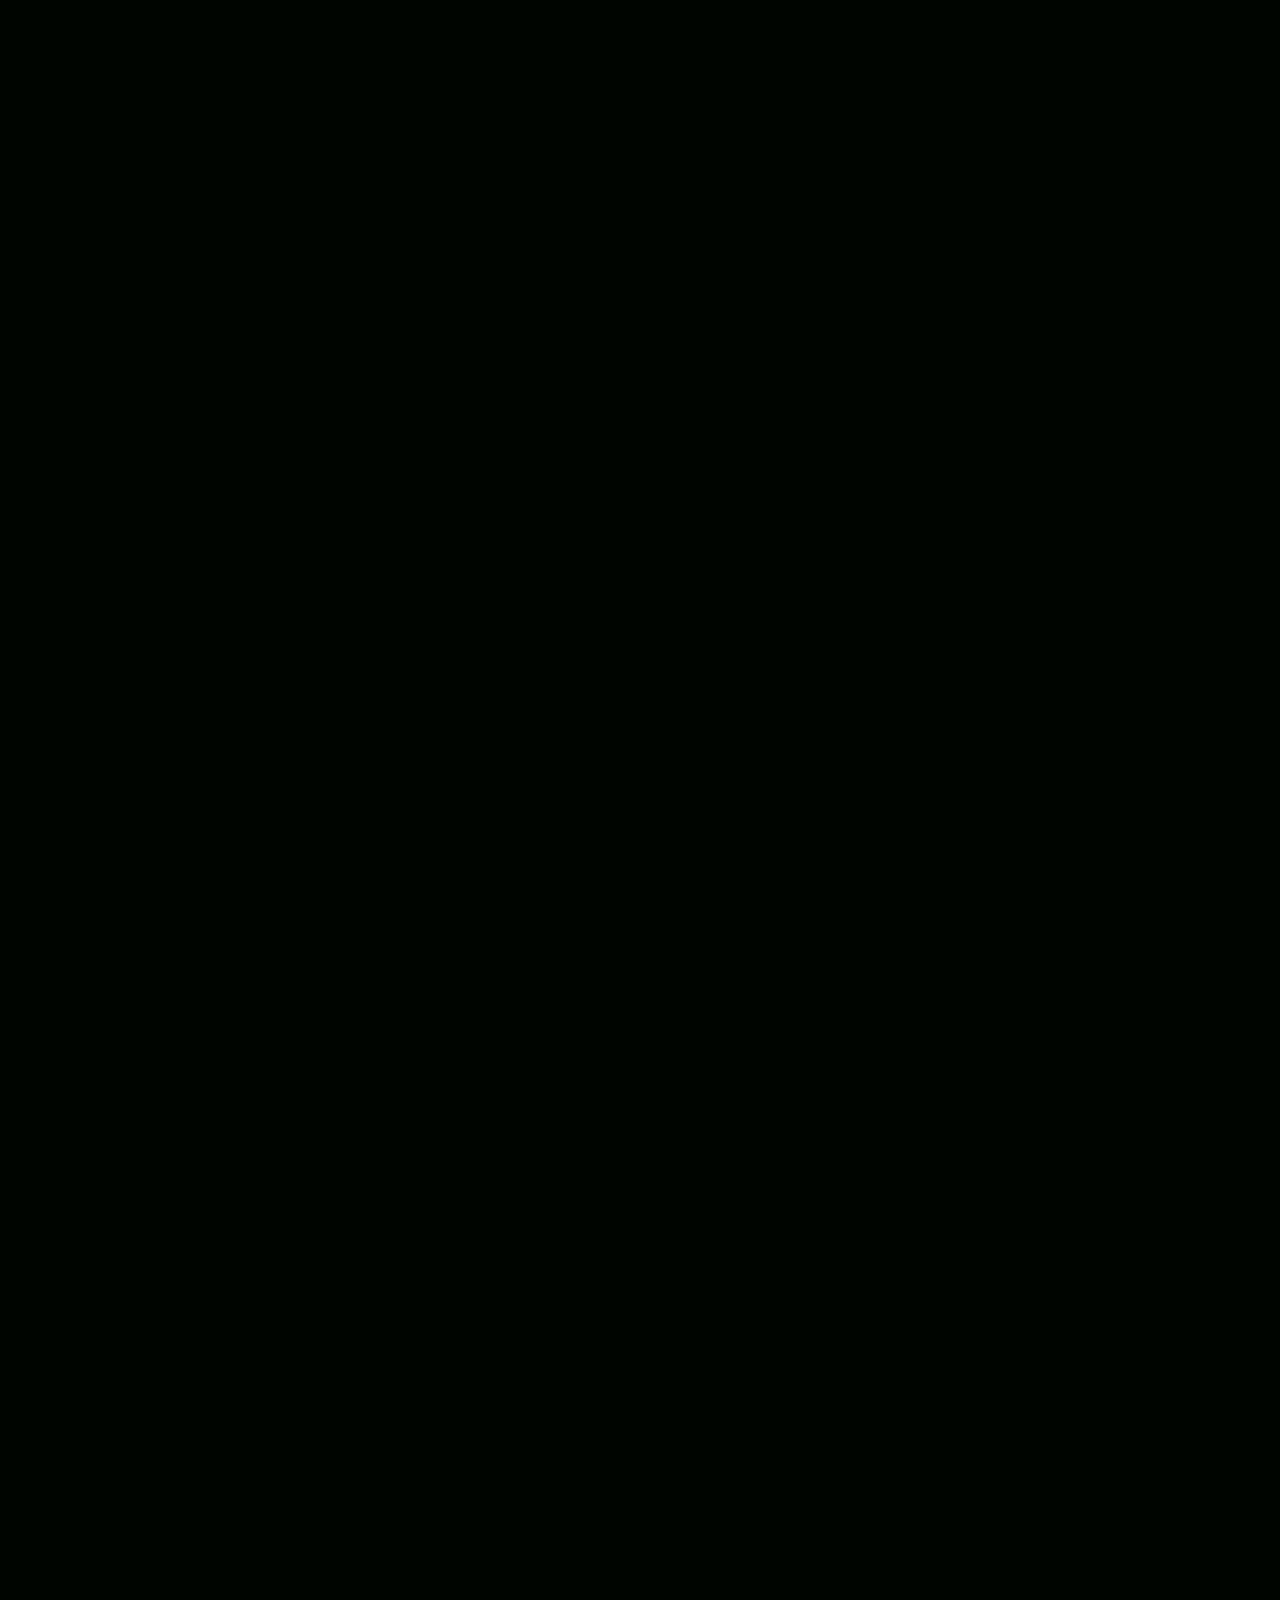
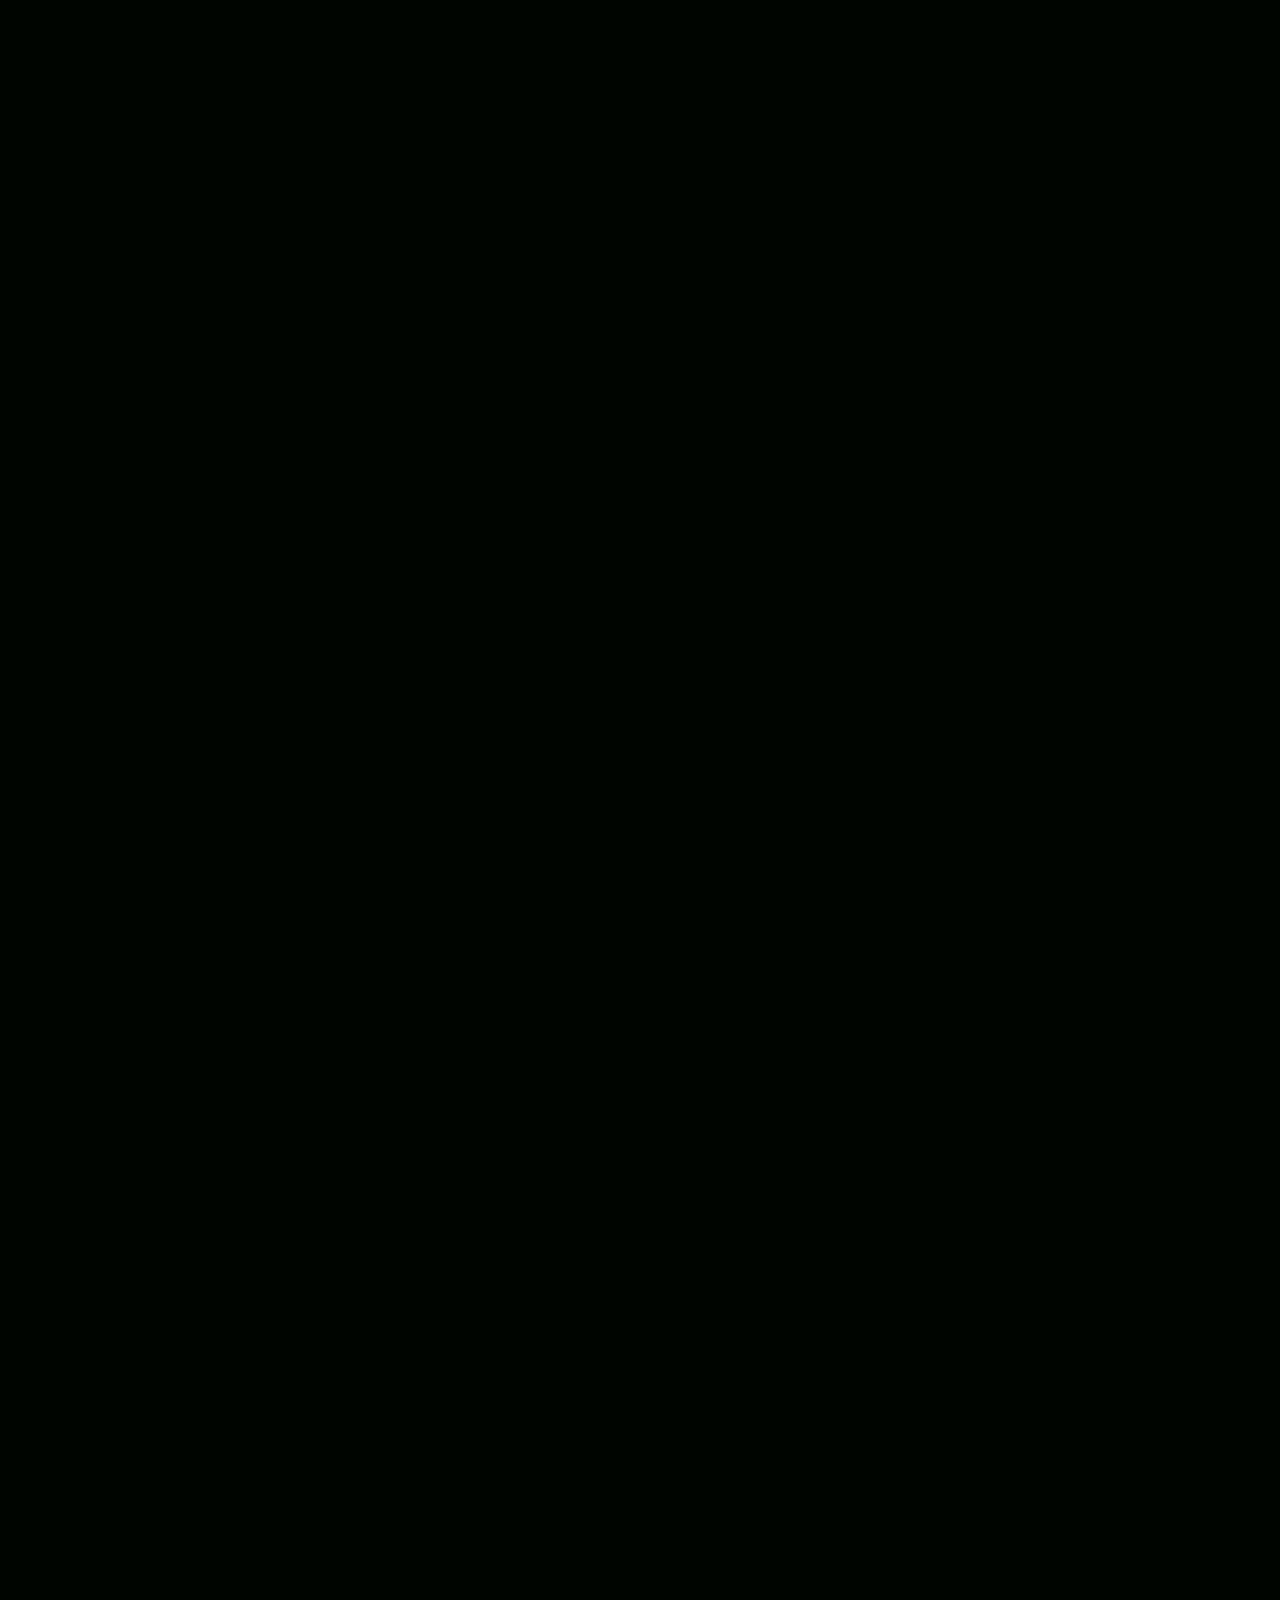
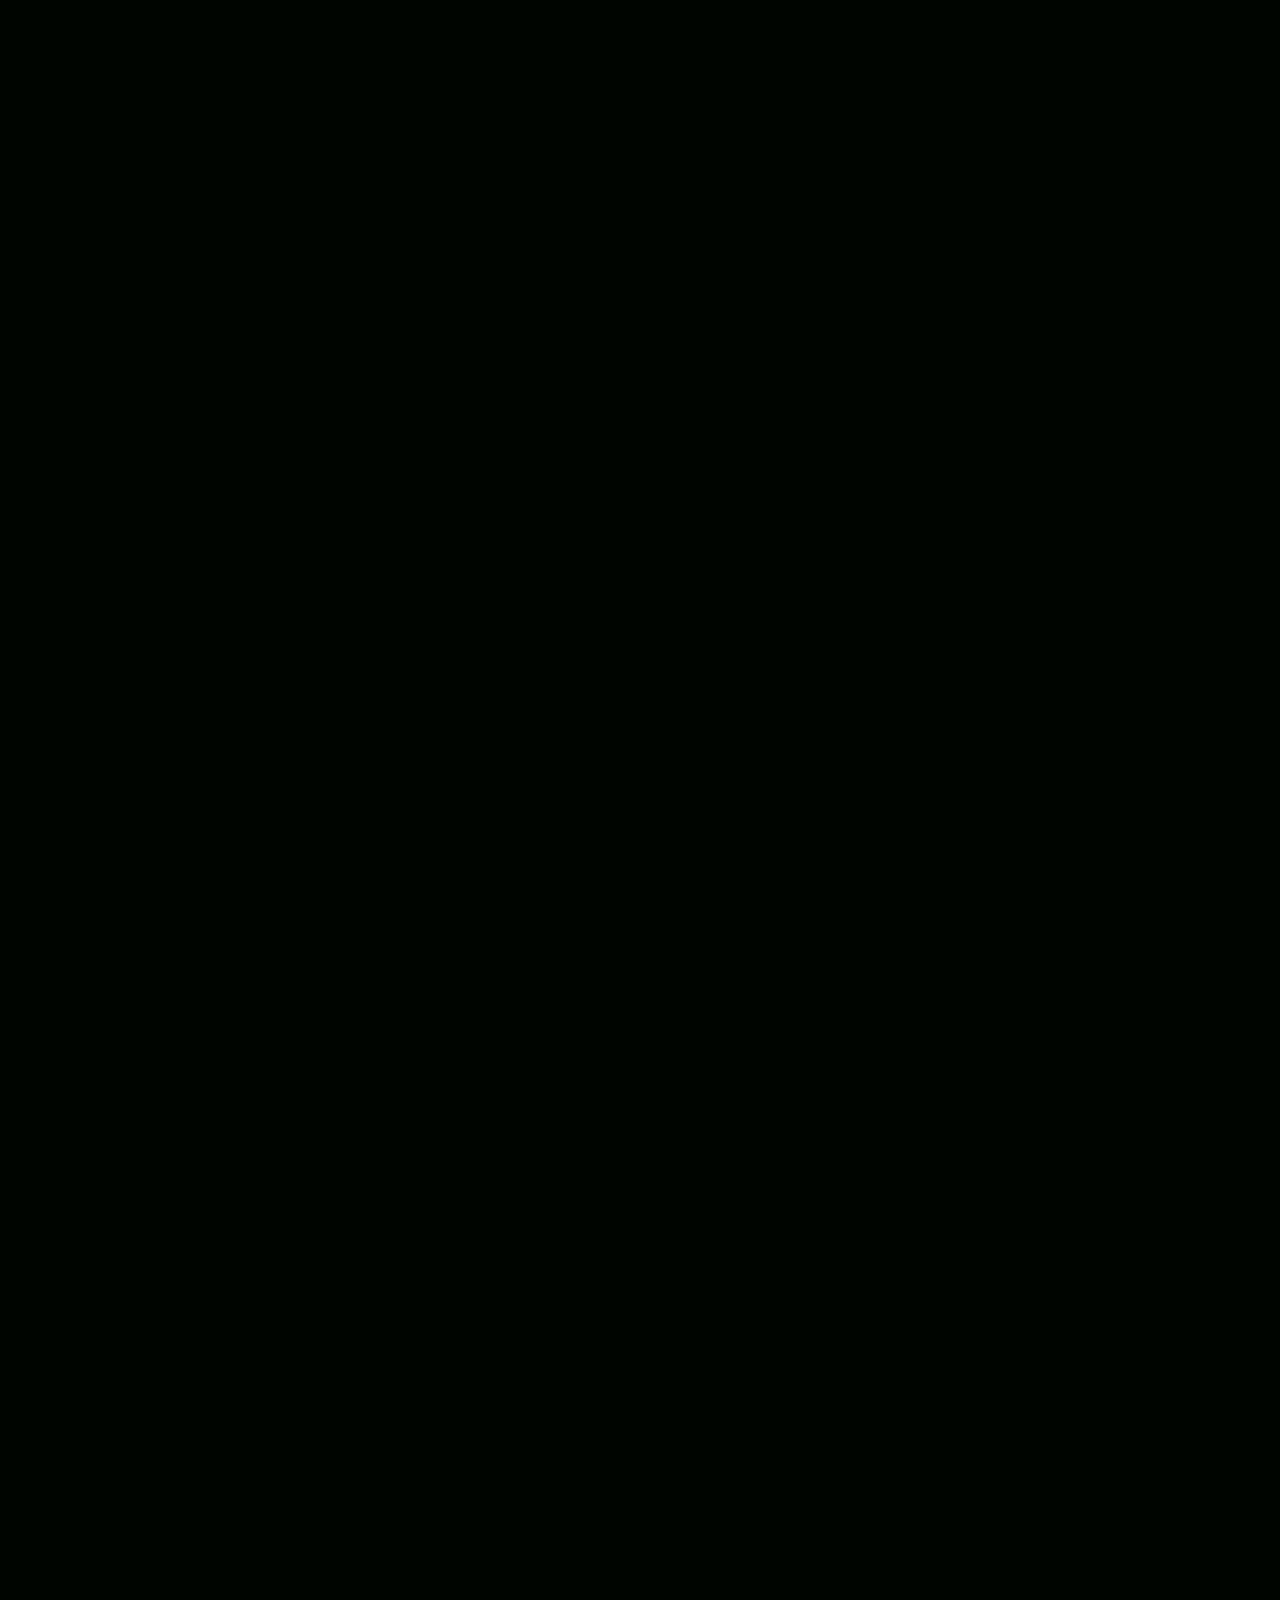
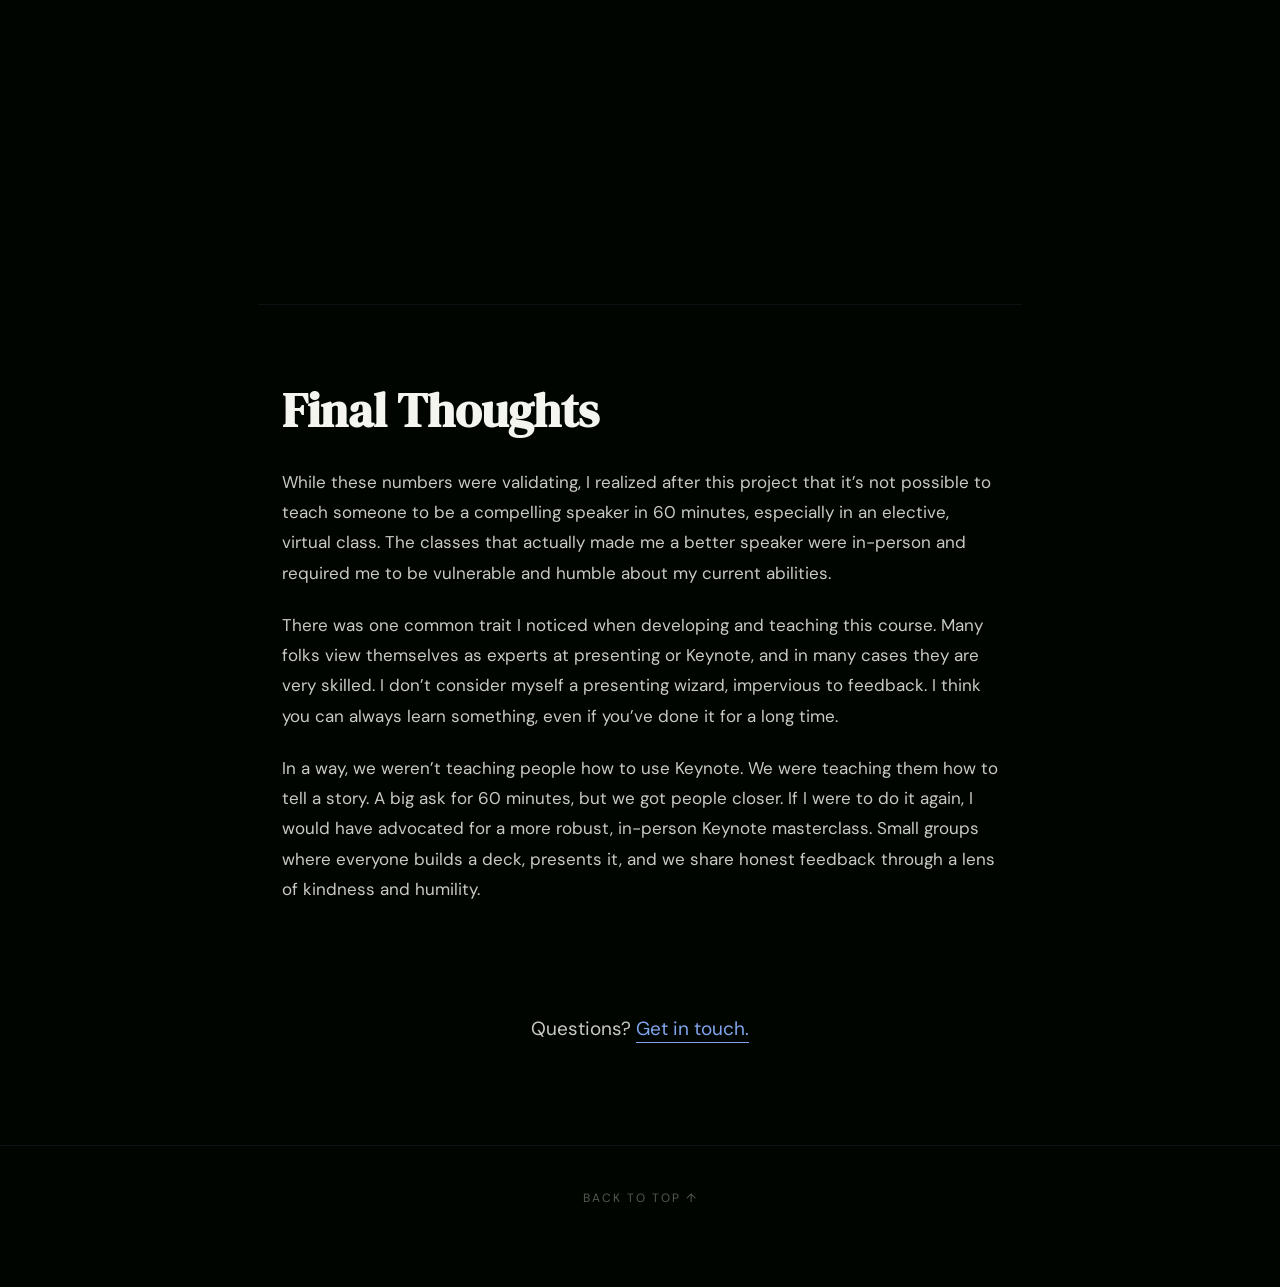
<file: case-study-keynote.html>
<!DOCTYPE html>
<html lang="en">
<head>
  <meta charset="UTF-8">
  <meta name="viewport" content="width=device-width, initial-scale=1.0">
  <title>Keynote Upskilling — Ted White</title>
  <link rel="preconnect" href="https://fonts.googleapis.com">
  <link rel="preconnect" href="https://fonts.gstatic.com" crossorigin>
  <link href="https://fonts.googleapis.com/css2?family=DM+Sans:opsz,wght@9..40,400;9..40,500&family=DM+Serif+Display&display=swap" rel="stylesheet">
  <link rel="stylesheet" href="case-study.css">
</head>
<body>

  <!-- HERO -->
  <section class="hero" id="hero">
    <a href="index.html" class="hero-back">&#8592; Back to Ted</a>
    <div class="hero-bg"></div>
    <img src="Updated Icons (Consistent Size)/Updated Icons (Consistent Size).003.png" class="hero-icon" alt="">
    <div class="hero-gradient-overlay"></div>
    <div class="hero-content">
      <p class="hero-eyebrow">Case Study &nbsp;&middot;&nbsp; Learning Design</p>
      <h1>Keynote Upskilling</h1>
      <p class="hero-blurb">Everyone at Apple wanted to make better presentations. I worked with experts and leaned into my own experience to teach users how to tell a compelling story and make slides that don't suck.</p>
    </div>
    <p class="scroll-cue">Scroll to explore &#8595;</p>
  </section>

  <!-- STICKY NAV -->
  <nav class="sticky-nav" id="sticky-nav" aria-label="Section navigation">
    <a href="index.html" class="nav-back">&#8592; Back to Ted</a>
    <ul class="nav-items">
      <li class="nav-item" data-index="0"><a href="#section-1"><span class="nav-chapter">Chapter 1:</span><span class="nav-title">The Request</span></a></li>
      <li class="nav-item" data-index="1"><a href="#section-2"><span class="nav-chapter">Chapter 2:</span><span class="nav-title">Black Friday</span></a></li>
      <li class="nav-item" data-index="2"><a href="#section-3"><span class="nav-chapter">Chapter 3:</span><span class="nav-title">Edward&#8217;s Story</span></a></li>
      <li class="nav-item" data-index="3"><a href="#section-4"><span class="nav-chapter">Chapter 4:</span><span class="nav-title">Rebuilding the Ship</span></a></li>
      <li class="nav-item" data-index="4"><a href="#section-5"><span class="nav-chapter">Chapter 5:</span><span class="nav-title">X Marks the Spot</span></a></li>
    </ul>
    <button class="nav-hamburger" id="nav-hamburger" aria-label="Open chapter navigation" aria-expanded="false">
      <span></span><span></span><span></span>
    </button>
  </nav>

  <!-- CHAPTER DRAWER (mobile) -->
  <div class="nav-drawer" id="nav-drawer">
    <ul class="drawer-items">
      <li class="drawer-item" data-index="0"><a href="#section-1">Chapter 1: The Request</a></li>
      <li class="drawer-item" data-index="1"><a href="#section-2">Chapter 2: Black Friday</a></li>
      <li class="drawer-item" data-index="2"><a href="#section-3">Chapter 3: Edward&#8217;s Story</a></li>
      <li class="drawer-item" data-index="3"><a href="#section-4">Chapter 4: Rebuilding the Ship</a></li>
      <li class="drawer-item" data-index="4"><a href="#section-5">Chapter 5: X Marks the Spot</a></li>
    </ul>
  </div>

  <!-- SECTIONS -->
  <div class="sections-wrap">

    <section id="section-1" class="cs-section">
      <a href="#section-1" class="section-header">
        <span class="section-num">Chapter 1:</span>
        <h2>The Request</h2>
      </a>
      <div class="section-body">
        <div class="section-bg-num">01</div>
        <div class="section-content">
          <img src="graphics for learner interviews/Graphics for Keynote Case Study/Graphics for Keynote.001.png" alt="" class="section-img">
          <p>I joined my team in 2021 as an experienced teacher, excited to continue teaching in a corporate environment. My first three months were spent learning the landscape and meeting everybody. When I spoke to fellow trainers on the team, they kept mentioning small group classes. These were classes for individual teams or business units. Sometimes they would be a small, tight-knit group, other times they could be large cohorts of hundreds. A large number of our requests were for our project management software or Keynote.</p>
          <p>I thought it odd that we would offer the same class to a team eager for something specific, but I was new, so I decided to help with these requests before proposing any earth-shattering changes to the tailored training program.</p>
          <p>People at Apple were very eager for Keynote training. Many folks had been around for a while and were comfortable with the app, but we were bringing on more and more people who were new to the Apple ecosystem. The switch from PowerPoint or Google Slides to Keynote was a small jump, but a jump. More than anything, people would ask for training on how to &#8220;give better presentations&#8221; or, as I put it: &#8220;Our Keynotes suck, plz help.&#8221;</p>
          <p>Our approach to learning was teaching app capabilities, which boiled down to interface tours and light activities showing off buttons and what they do. I noticed the &#8220;plz help&#8221; flavor of requests was growing, so I asked if we should honor them. My team told me that would be out of scope.</p>
          <p>&#8220;Out of scope&#8221; was a talking point from my Apple Retail days, for when a customer would bring in a Google Pixel and want the screen replaced. That type of repair is out of scope; Apple doesn&#8217;t support devices made by other companies. Applying that framing to Keynote storytelling requests was missing the point.</p>
          <p>I decided to take on some of these Keynote requests to get an idea of what our learners actually wanted. One request was for a large group, fairly high in my organization. They wanted help making Keynotes that don&#8217;t suck. I asked for guidance and was pointed toward some retired presentation content. I pulled together some activities and prepared for the session. The audience was a group of engineers. &#8220;Surely, this will be easy, right?&#8221;</p>
        </div>
      </div>
    </section>

    <section id="section-2" class="cs-section">
      <a href="#section-2" class="section-header">
        <span class="section-num">Chapter 2:</span>
        <h2>Black Friday</h2>
      </a>
      <div class="section-body">
        <div class="section-bg-num">02</div>
        <div class="section-content">
          <img src="graphics for learner interviews/Graphics for Keynote Case Study/Graphics for Keynote.002.png" alt="" class="section-img">
          <p>Our audience was in the hundreds, so I tapped a colleague to help answer questions in the Webex chat and mark attendance. That colleague was Bones. If you&#8217;ve read the <a href="case-study-genai-v2.html">GenAI case study</a>, yes, that&#8217;s the same Bones.</p>
          <p>I was working my way through a demo where we change all the labels on a chart one at a time, when a voice came from the virtual attendees.</p>
          <p>&#8220;Excuse me, are we going to be doing anything more advanced? I expected this class to be a more advanced version, not just a how to use Keynote class.&#8221; A manager named Maynard&#8217;s thumbnail appeared on my screen.</p>
          <p>I had years of experience teaching sessions on a tour bus for drunk tourists, so this interjection was nothing I wasn&#8217;t used to.</p>
          <p>&#8220;Well, to be honest, this is what we shared would be covered in today&#8217;s session. Does everyone think this is too basic? If so, react with a Webex thumbs up.&#8221;</p>
          <p>Thumbs up icons flooded my screen. I felt like a defeated centurion in the Colosseum, a sea of disembodied thumbs obscuring my vision. I took a breath, then said, &#8220;Ok folks, let&#8217;s pivot to the end. I don&#8217;t want to waste any more time.&#8221; I floundered through the rest of the content quickly and asked if anyone had questions.</p>
          <p>At the end of the session, Bones and I were alone in the room. It was quiet. &#8220;Welp.&#8221; No other feedback was needed. We knew we missed the mark. To be fair, I did get a couple of Slack messages from folks in the class telling me they thought what we were doing was helpful, but I think they were just being nice.</p>
          <p>We had a second session scheduled for a few weeks out with the same team. My contact set up another sync to talk about the original session and plan for the next one; four others were added, including Maynard, who spoke up initially. I pulled up my survey scores out of curiosity. It was a sea of very low marks, with some very sharp &#8220;this was a waste of time&#8221; flavor of comments.</p>
          <p>I shared a document ahead of time where I wanted people to contribute learning objectives. What came back was a spaghetti bowl of different ideas. I went into the meeting with a group of strangers. My contact wasn&#8217;t able to attend. I kicked things off with &#8220;Hi everyone, let&#8217;s introduce ourselves.&#8221; We had a short, polite intro before Maynard spoke up again.</p>
          <p>&#8220;Well, I just want to say I was really disappointed in the Keynote session. It wasn&#8217;t what we wanted and a complete waste of time.&#8221;</p>
          <p>I acknowledged the comment and asked if anyone wanted to speak to the learning objectives they had shared in the document.</p>
          <p>&#8220;I was really disappointed in the session, it was just about how to use Keynote. We know how to do that, so that was really frustrating.&#8221; Maynard continued.</p>
          <p>At this point, I felt a strange power come over me. Inside, I was enraged. The comments from the class, the lack of guidance from my team, the fact that my contact wasn&#8217;t there. I snapped my mask on and said the following.</p>
          <p>&#8220;Hi, yes, I understand the Keynote session was disappointing. I think we established that, and have made that point perfectly clear. We&#8217;re not here to relitigate the efficacy of the Keynote offering, we&#8217;re here to discuss how to make the next one better. So, did anyone want to share what they put in the document I sent over?&#8221;</p>
          <p>Silence. Then my contact appeared. &#8220;Hey, I thought we were starting at the :45 mark?&#8221;</p>
          <p>Oh, we had already started. We spent the rest of the session discussing ideas, and I agreed to run a presentation skills session where people would practice in small groups and give each other feedback. Everyone liked that, and we moved forward.</p>
          <p>The second session was better received. Maynard was noticeably warmer. Here&#8217;s the thing: the delivery was brutal, but the underlying message was still valid, despite my ego. I knew we still had a lot of work to do.</p>
        </div>
      </div>
    </section>

    <section id="section-3" class="cs-section">
      <a href="#section-3" class="section-header">
        <span class="section-num">Chapter 3:</span>
        <h2>Edward&#8217;s Story</h2>
      </a>
      <div class="section-body">
        <div class="section-bg-num">03</div>
        <div class="section-content">
          <img src="graphics for learner interviews/Graphics for Keynote Case Study/Graphics for Keynote.003.png" alt="" class="section-img">
          <p>I set up a meeting with an old teammate, Edward. Edward was our Keynote expert, and he had built a very in-depth series of Keynote classes because he saw the same problem I did. Most Keynotes are boring, and we&#8217;re Apple, so we should make them better, right?</p>
          <p>I had helped Edward with a light copyedit of some of his materials before, and I had co-taught his course with him for small groups periodically. We had a mutual respect for one another, and I was completely out of my depth with this approach to teaching Keynote. Edward had extensive material covering design, story, and presenting. In a perfect world, we could have launched a weeklong Keynote intensive.</p>
          <p>I had 60 minutes. Anything longer would lose people, and anything shorter wouldn&#8217;t be effective. I worked closely with Edward, and he gave his blessing for me to borrow some of his content, mainly some of the talking points and a bulk of the activities. Whereas before we walked people through text boxes and formatting, now we talked about the <em>why</em> behind certain choices while sharing resources and addressing pain points.</p>
          <p>I had the building blocks. Now I needed to test it on business units. I didn&#8217;t know what it would evolve into, but it was definitely better than what we had before.</p>
        </div>
      </div>
    </section>

    <section id="section-4" class="cs-section">
      <a href="#section-4" class="section-header">
        <span class="section-num">Chapter 4:</span>
        <h2>Rebuilding the Ship</h2>
      </a>
      <div class="section-body">
        <div class="section-bg-num">04</div>
        <div class="section-content">
          <img src="graphics for learner interviews/Graphics for Keynote Case Study/Graphics for Keynote.004.png" alt="" class="section-img">
          <p>I was continuing to be assigned small group trainings about Keynote. Anytime someone got a request for a &#8220;more advanced Keynote&#8221; offering, they started being sent to me. I took it as an opportunity to test out some of Edward&#8217;s content. When someone requested a small group training, I would set up a sync with them to discuss what they hoped to learn and find a time on the schedule. With Edward&#8217;s content ready, I would ask if requestors were interested in Keynote content that focused on how to tell a story and how to design slides.</p>
          <p>The answer was usually &#8220;That sounds great,&#8221; which is Applespeak for &#8220;Hell yes, brother.&#8221;</p>
          <p>Over the next six months, I delivered dozens of custom Keynote sessions for small groups. Some would be the out of the box version, but some groups wanted to go deeper. I would ask folks to share examples of great decks or slides if they could, or find out if their org had a specific template. I took whatever they could share and reverse-engineered it for our audience. The way learners leaned in when they recognized a slide they had seen before, or an example based on work they actually did, was palpable.</p>
          <p>&#8220;I&#8217;ve been at Apple for XX years, and that was the best Keynote class I&#8217;ve ever seen.&#8221; I heard that more than once.</p>
          <p>Word started to spread. More teams wanted this course. I started delivering it for groups of hundreds via Webex. Some teams wanted me to come back and do Part 2. I knew it was time to scale.</p>
          <p>The first step was to formally standardize the out of the box version. The class content was a living document I updated regularly, so it was time to have a primary version and make it official. We went through our full review pipeline, formally created a trainer guide and Keynote deck, and ramped up our trainers.</p>
          <p>&#8220;I think this is out of scope,&#8221; one trainer said. The numbers disagreed.</p>
          <p>&#8220;I know it&#8217;s a new approach, but I think this is filling a gap. If you like, we can go through the content together to address any questions you may have.&#8221;</p>
          <p>Over the next few weeks I worked with our trainers to upskill them while formalizing the course into a class that anyone could sign up for on our internal LMS. The course was a 60-minute session: 30 minutes of story and design discussion, during which I would have learners share thoughts and answer open-ended questions, and 30 minutes of focused activities that reinforced the discussion. It was the product of six months of testing and dozens of custom sessions. After another few weeks, we were ready to launch to all of Apple.</p>
        </div>
      </div>
    </section>

    <section id="section-5" class="cs-section">
      <a href="#section-5" class="section-header">
        <span class="section-num">Chapter 5:</span>
        <h2>X Marks the Spot</h2>
      </a>
      <div class="section-body">
        <div class="section-bg-num">05</div>
        <div class="section-content">
          <img src="graphics for learner interviews/Graphics for Keynote Case Study/Graphics for Keynote.005.png" alt="" class="section-img">
          <p>A few weeks after we launched the course, we started seeing sessions max out. We offered it initially once every two weeks, but soon moved to weekly and sometimes twice a week. Every session was maxed out for the first six months, and we were getting more and more requests for custom sessions from teams. This usually happened because one person would attend the class and immediately refer their teammates. Those teammates would have trouble registering because the sessions were full for weeks ahead of time, so they would request a custom session, which we would accommodate.</p>
          <p>I worked with our global partners to scale the offering. EMEIA had planned to build their own version but ended up using what I built, adapted from Edward&#8217;s content. APAC had tighter time constraints for their learners, so I worked with them to adapt the session into two 30-minute sessions. That built some trust with that region, which led to us launching a shorter-form Keynote series in our own region a few months later.</p>
          <p>By the numbers, this was the most popular elective class we had ever offered. Our team had an onboarding session with high enrollment, but new hires were automatically assigned to it. This class was a choice, and our learners chose to attend it, sometimes more than once.</p>
        </div>
      </div>
    </section>

  </div>

  <div class="static-sections">
    <hr class="static-divider">
    <div class="static-section">
      <h2>Final Thoughts</h2>
      <p>While these numbers were validating, I realized after this project that it&#8217;s not possible to teach someone to be a compelling speaker in 60 minutes, especially in an elective, virtual class. The classes that actually made me a better speaker were in-person and required me to be vulnerable and humble about my current abilities.</p>
      <p>There was one common trait I noticed when developing and teaching this course. Many folks view themselves as experts at presenting or Keynote, and in many cases they are very skilled. I don&#8217;t consider myself a presenting wizard, impervious to feedback. I think you can always learn something, even if you&#8217;ve done it for a long time.</p>
      <p>In a way, we weren&#8217;t teaching people how to use Keynote. We were teaching them how to tell a story. A big ask for 60 minutes, but we got people closer. If I were to do it again, I would have advocated for a more robust, in-person Keynote masterclass. Small groups where everyone builds a deck, presents it, and we share honest feedback through a lens of kindness and humility.</p>
    </div>
    <div class="cs-cta">
      <p>Questions? <a href="mailto:opentoted@gmail.com">Get in touch.</a></p>
    </div>
  </div>

  <!-- FOOTER -->
  <footer class="site-footer">
    <a href="#hero" class="back-to-top">Back to top &#8593;</a>
  </footer>

  <!-- PIRATE MODAL -->
  <button class="pirate-float-btn" id="pirate-float-btn">What am I looking at? 🏴‍☠️</button>

  <div class="pirate-modal-backdrop" id="pirate-modal-backdrop" style="display:none">
    <div class="pirate-modal" role="dialog" aria-modal="true" aria-labelledby="pirate-modal-title">
      <button class="pirate-modal-close" id="pirate-modal-close" aria-label="Close">✕</button>
      <h2 id="pirate-modal-title">What am I looking at?</h2>
      <p>My work at Apple was confidential, as such I cannot share the deliverables. What I <em>can</em> share is how I approached these individual projects and programs. If you'd like to see my non-Apple work, you can do so <a href="work-samples.html">here</a>.</p>
    </div>
  </div>

  <script src="case-study.js"></script>

</body>
</html>
</file>
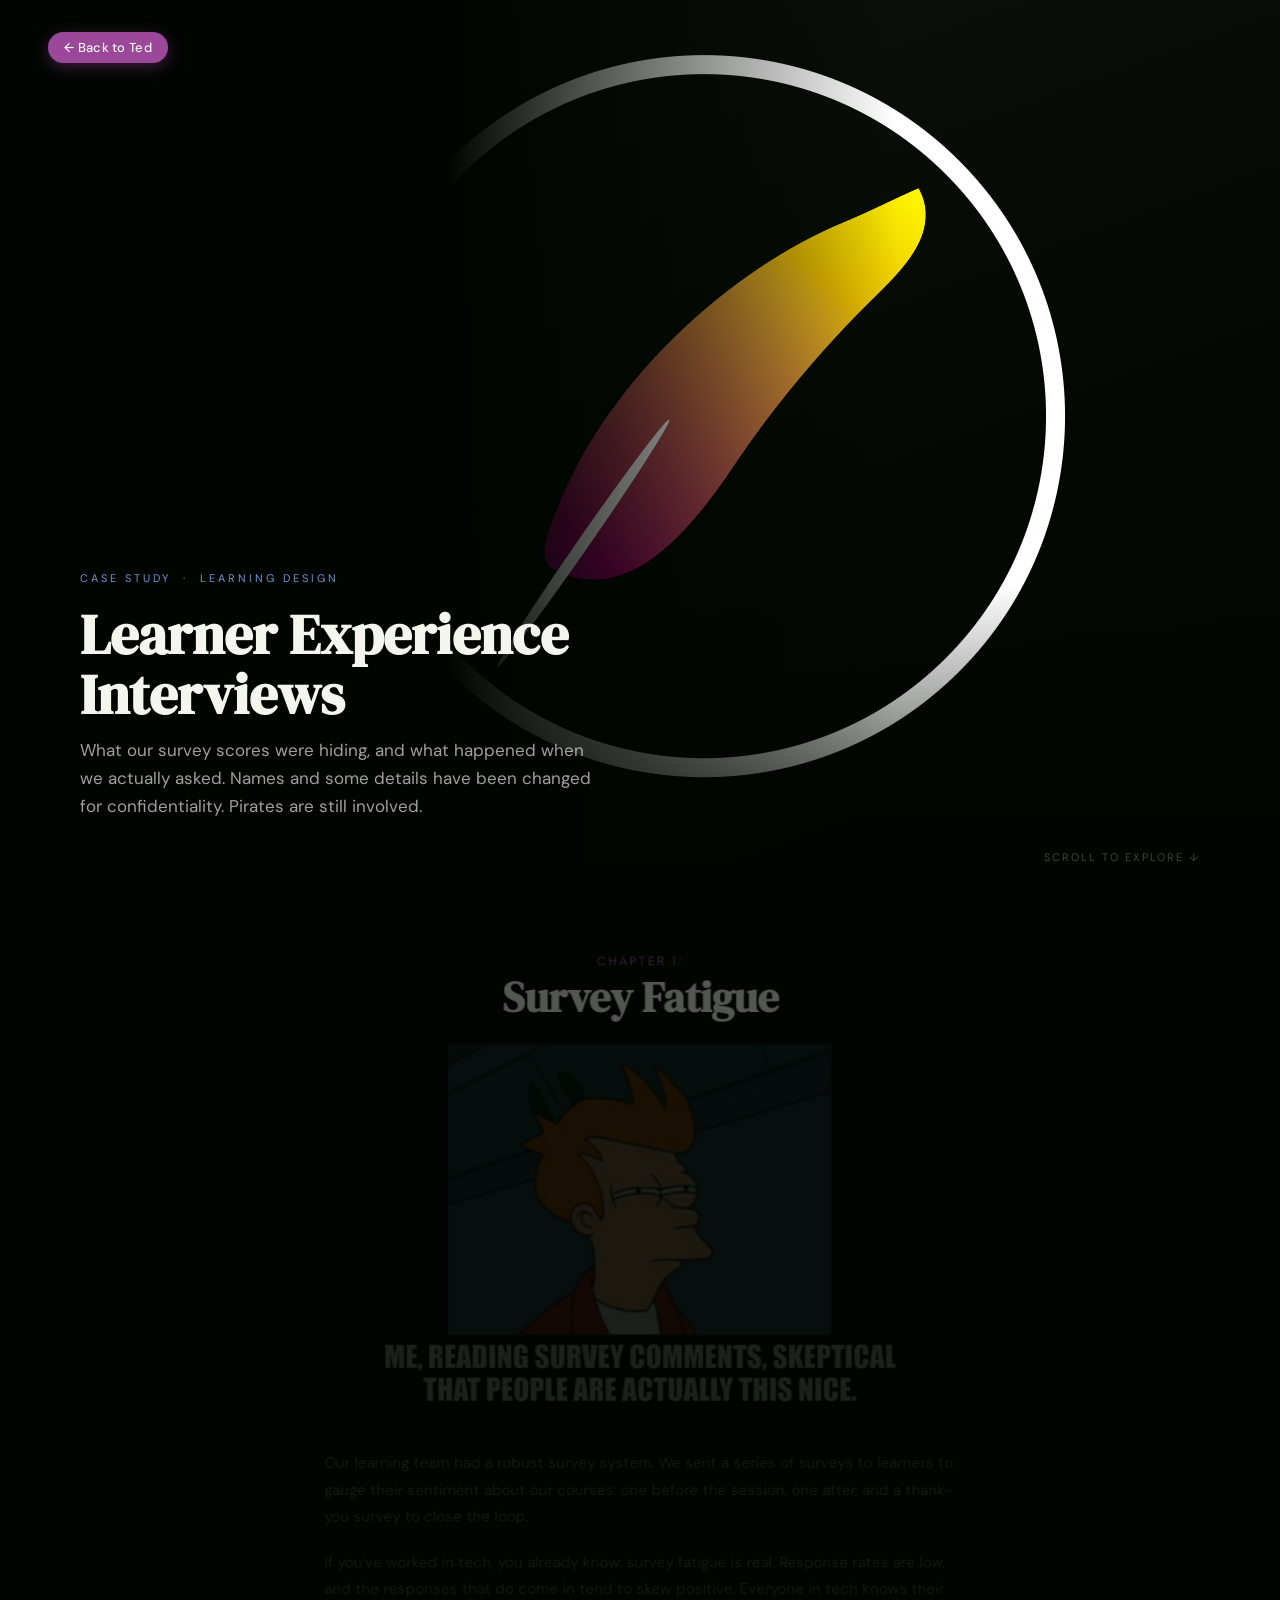
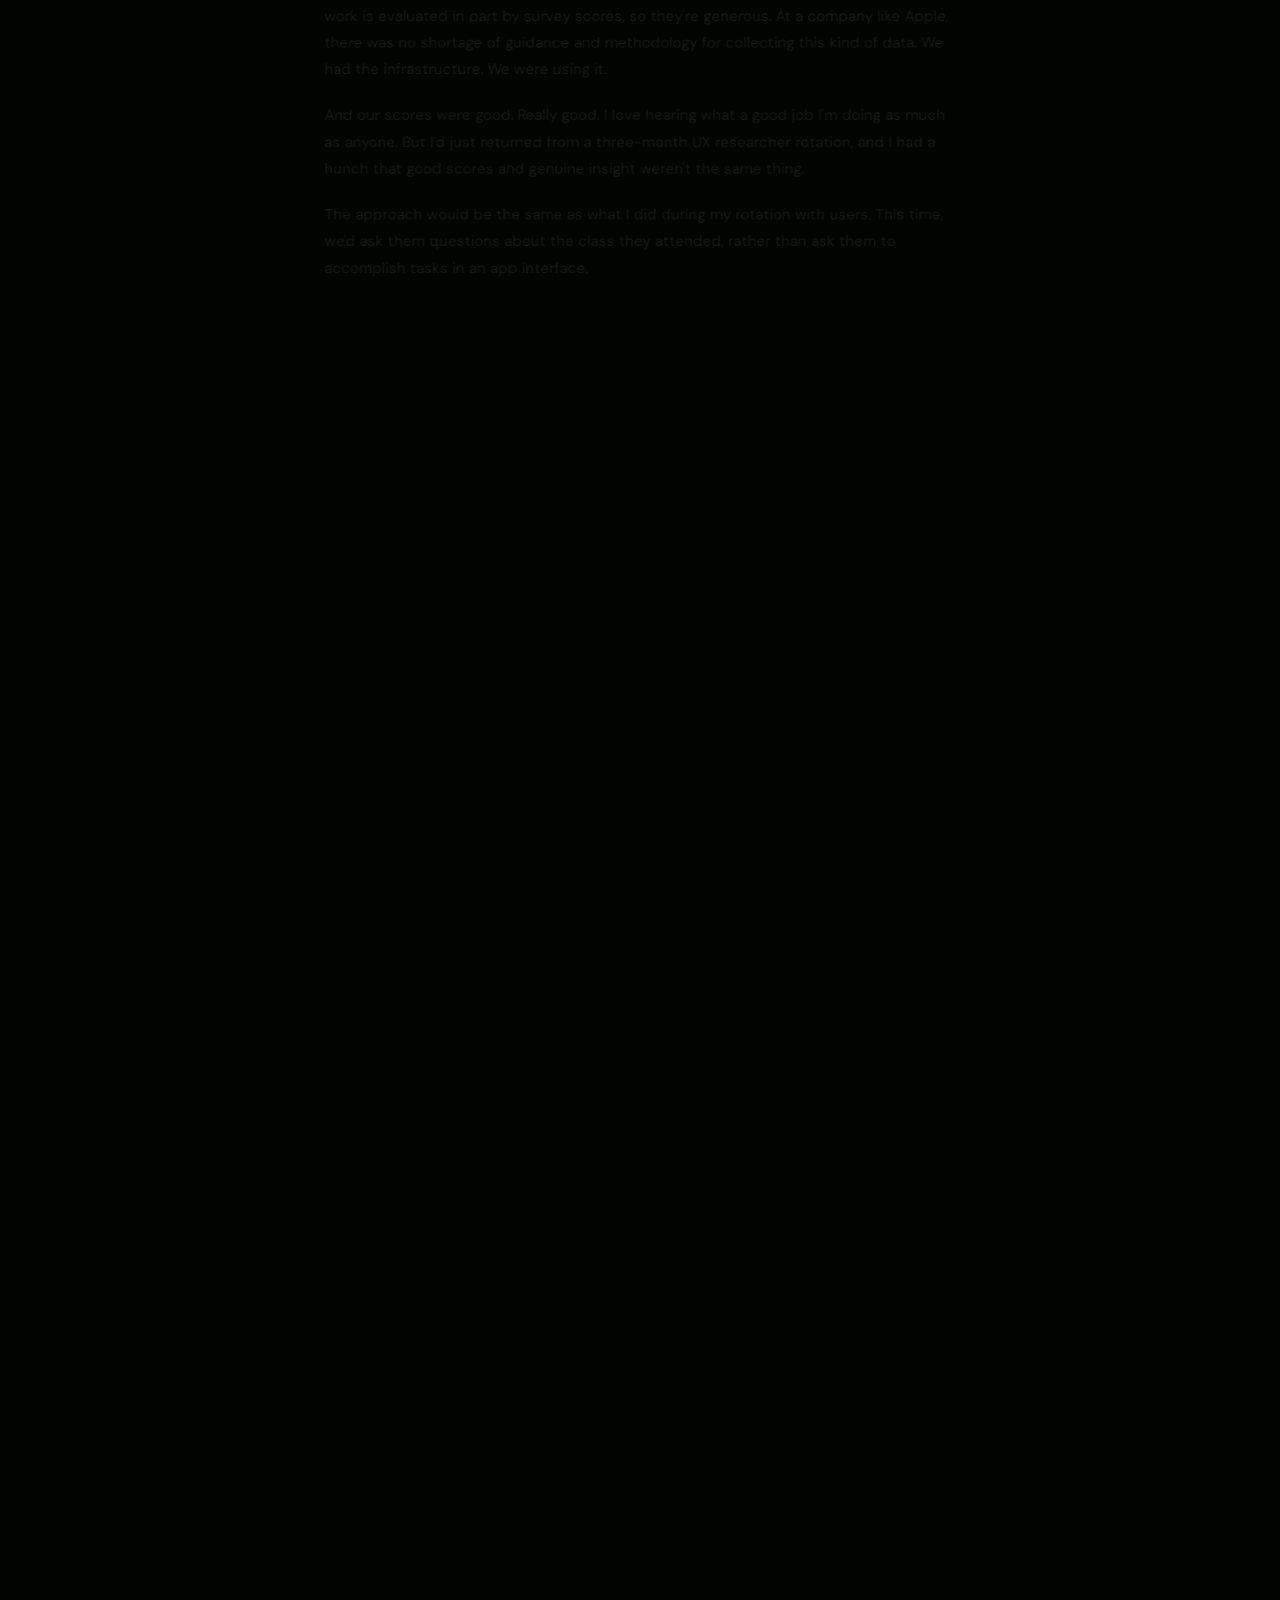
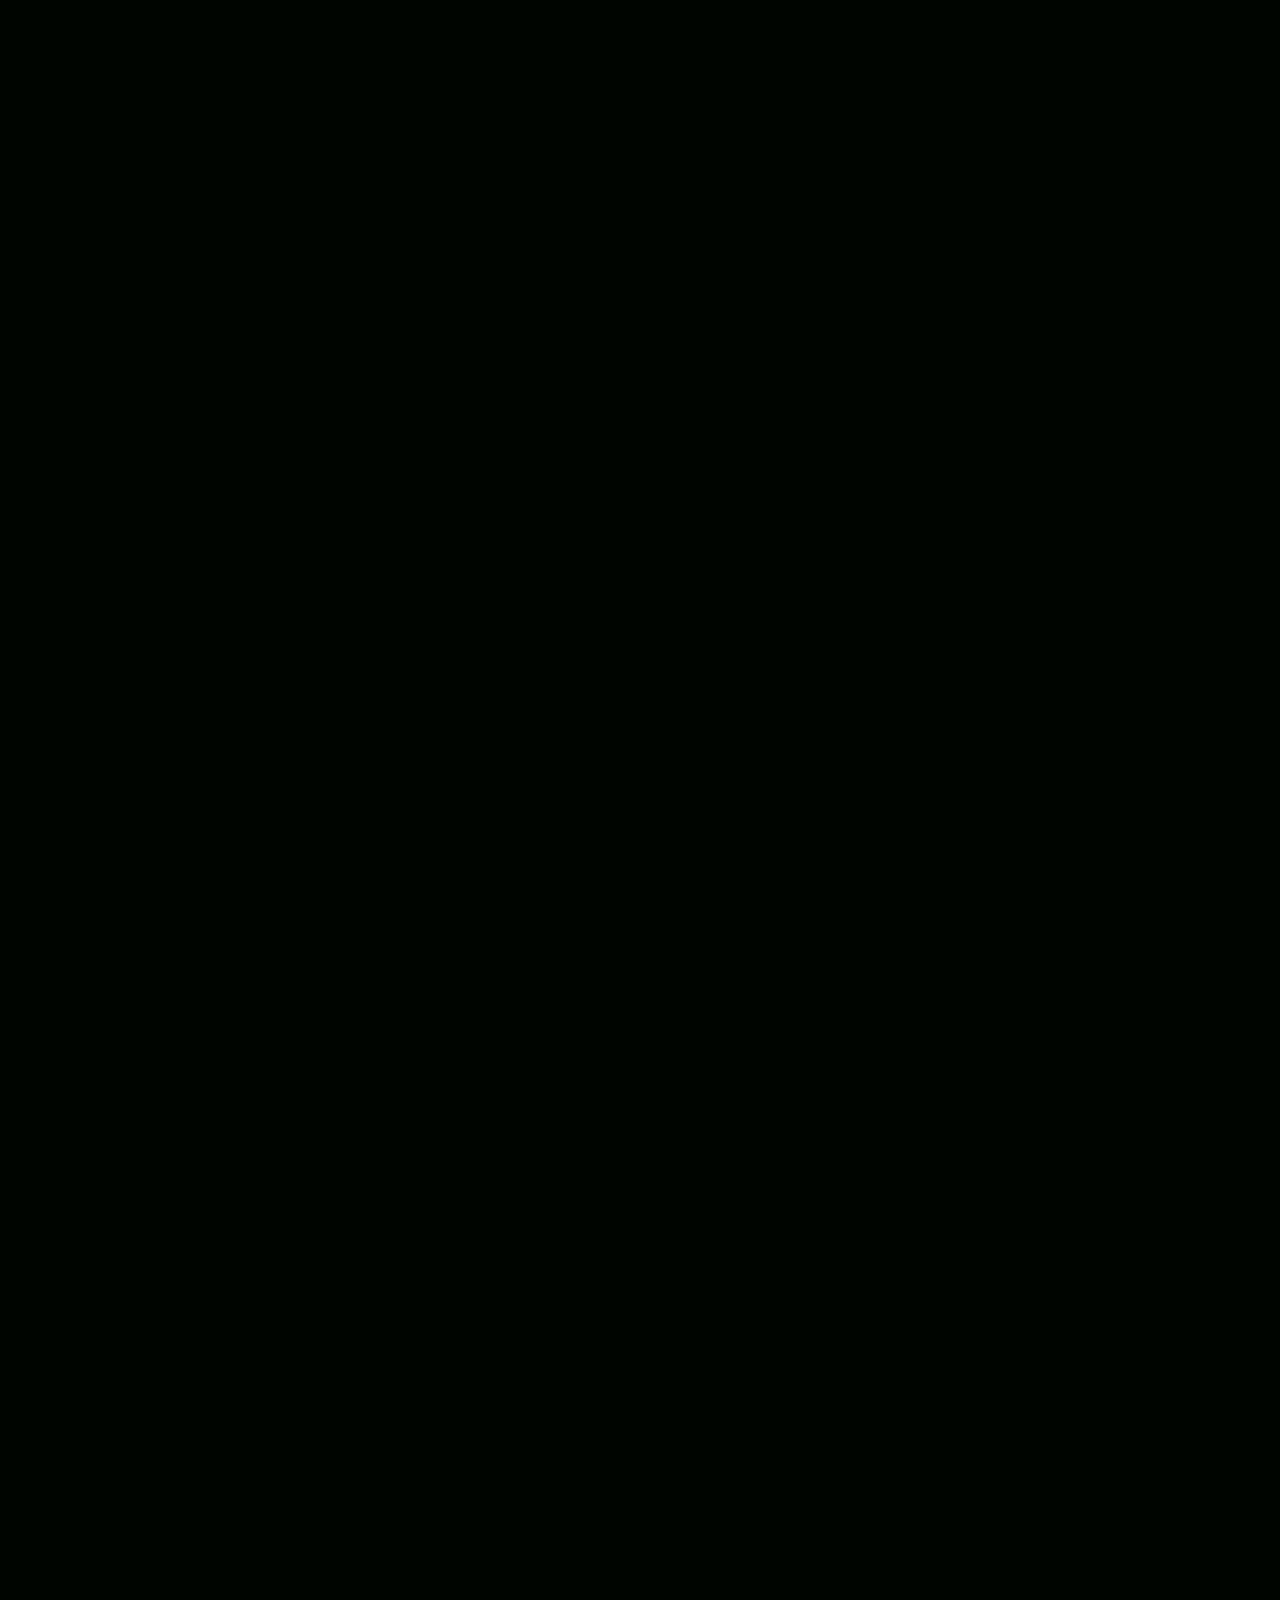
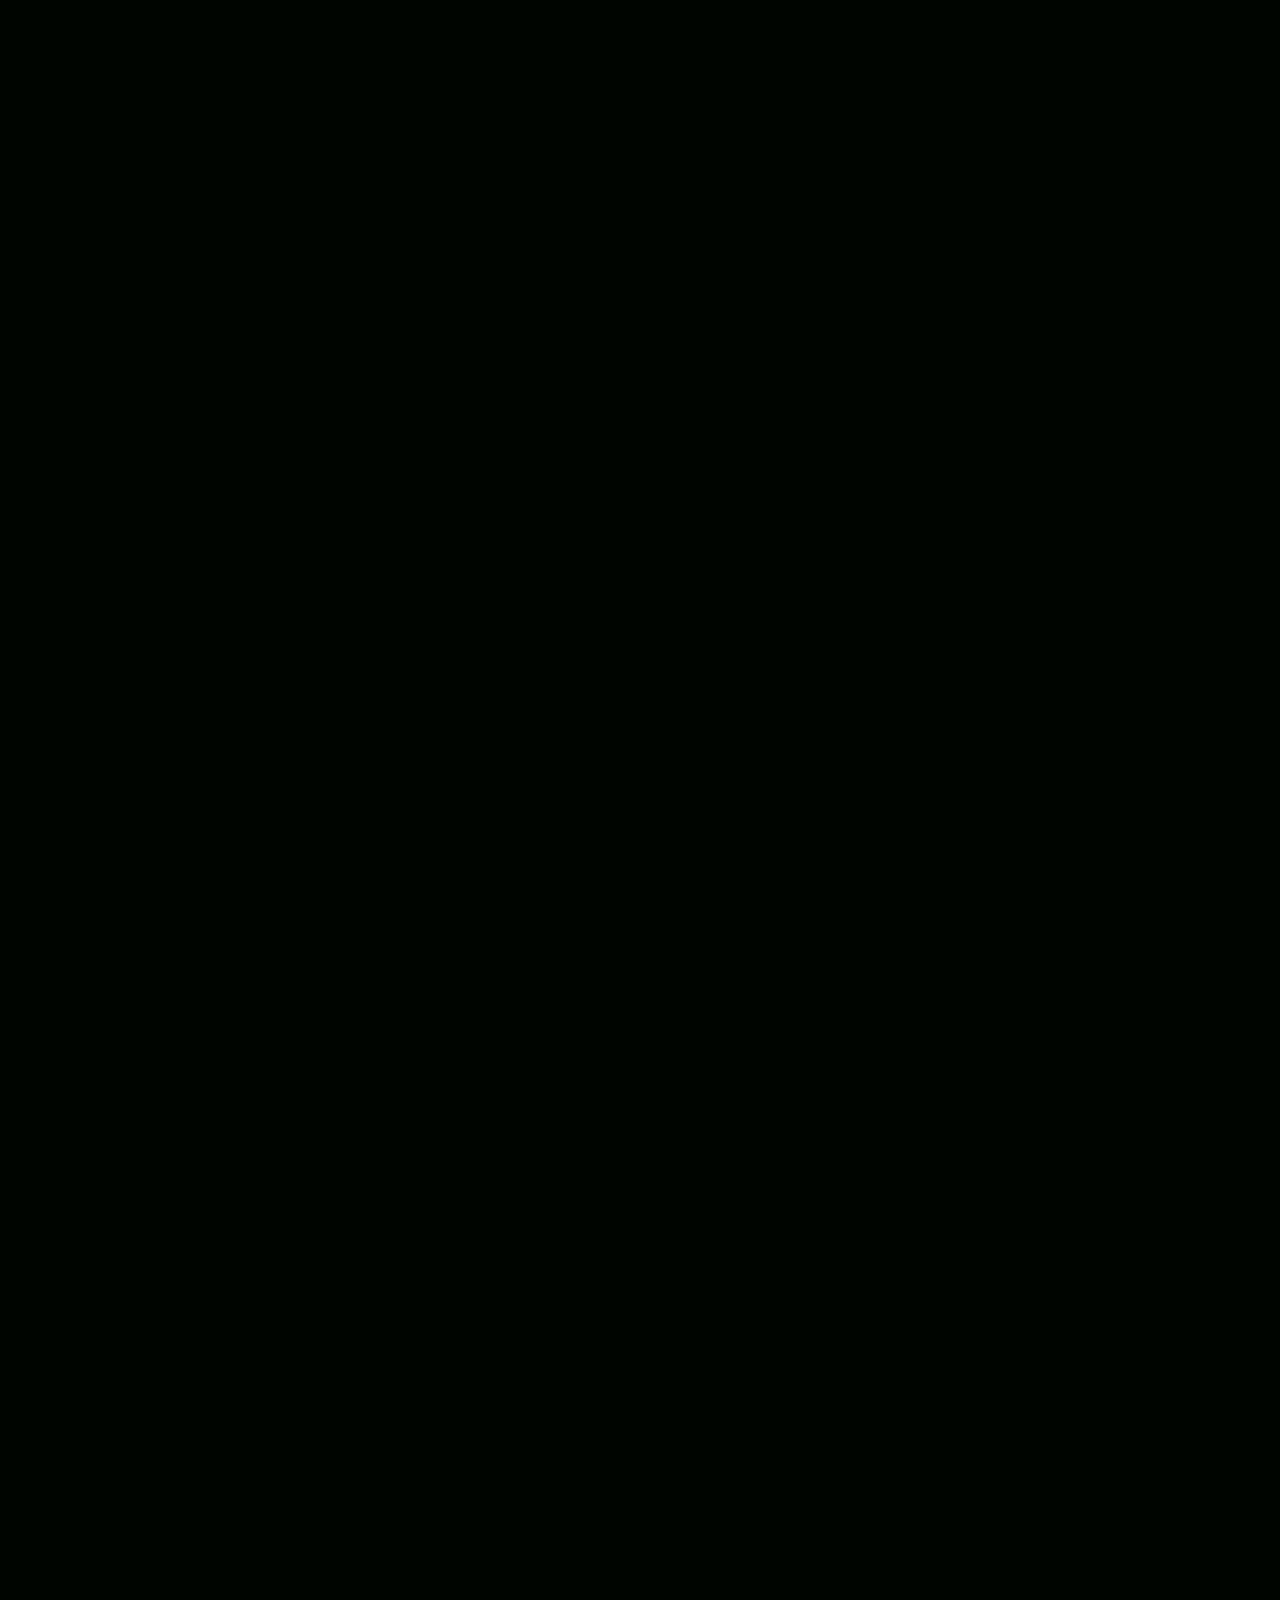
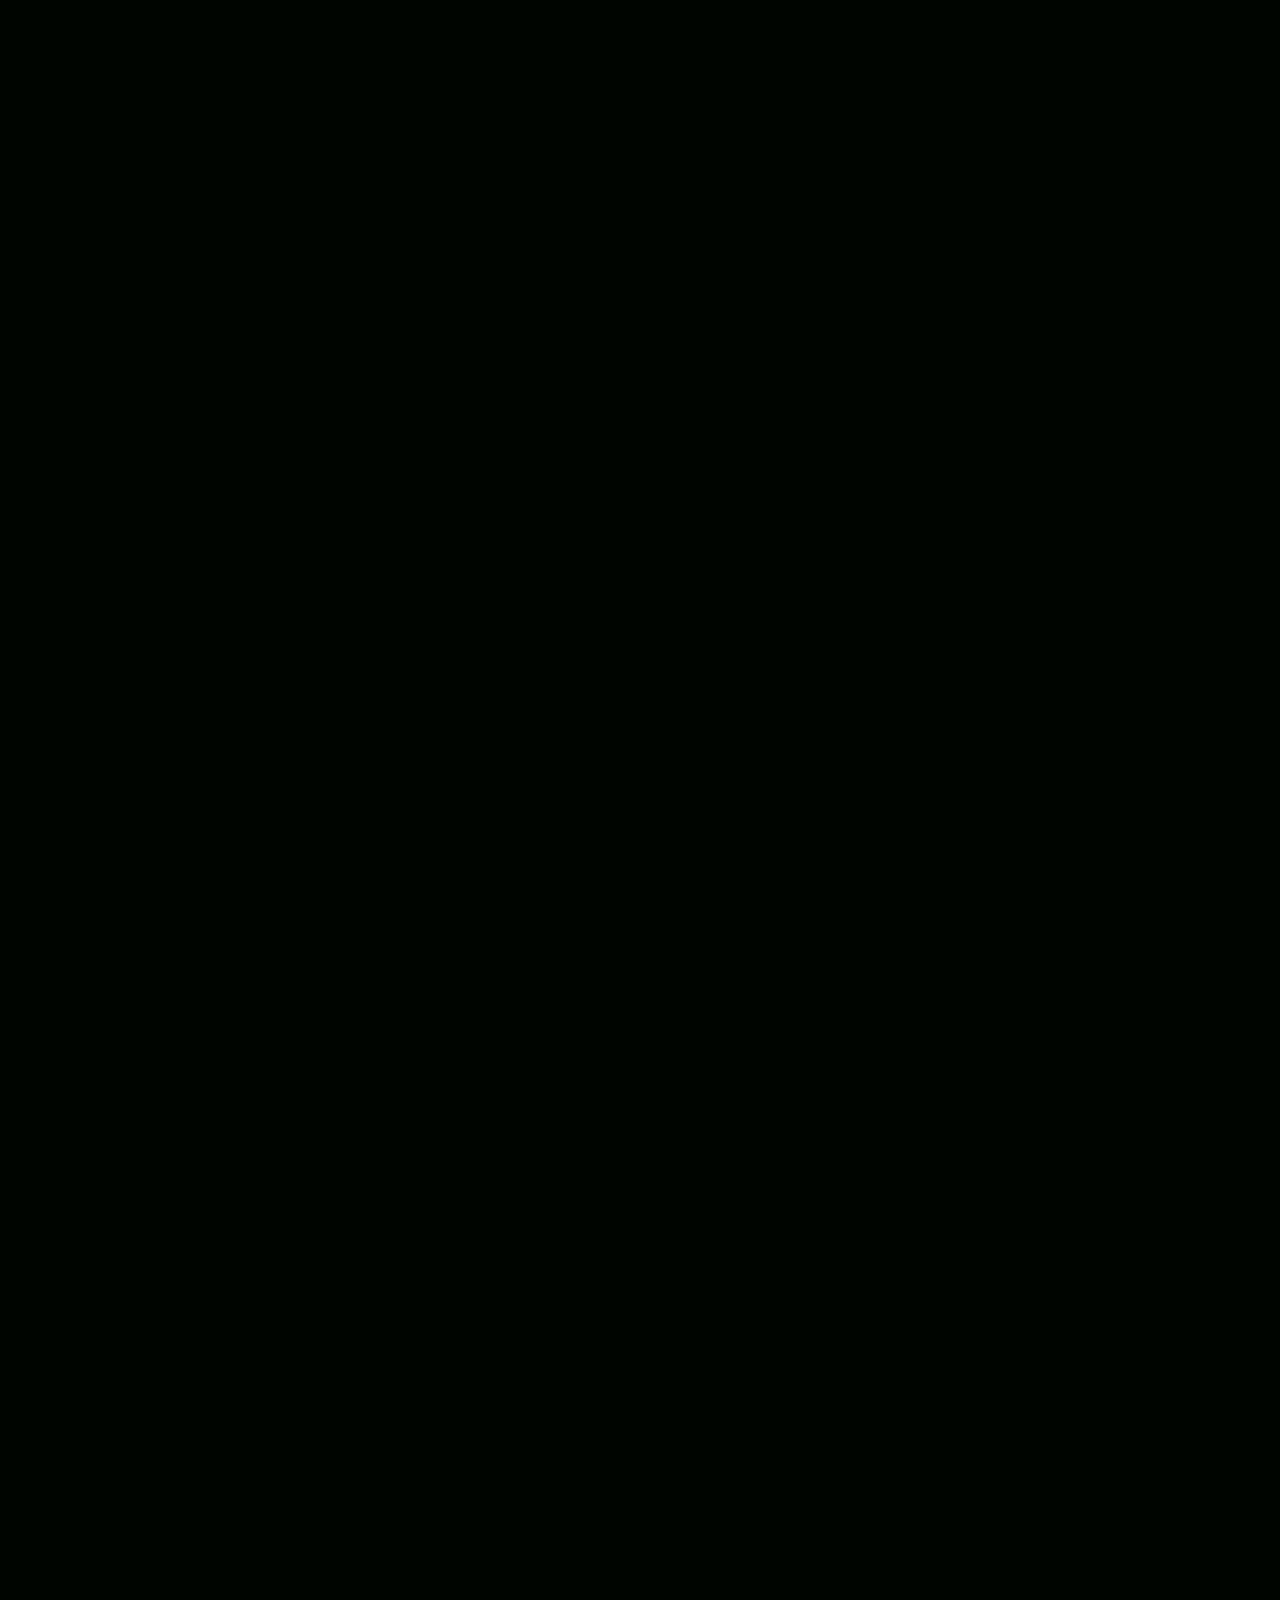
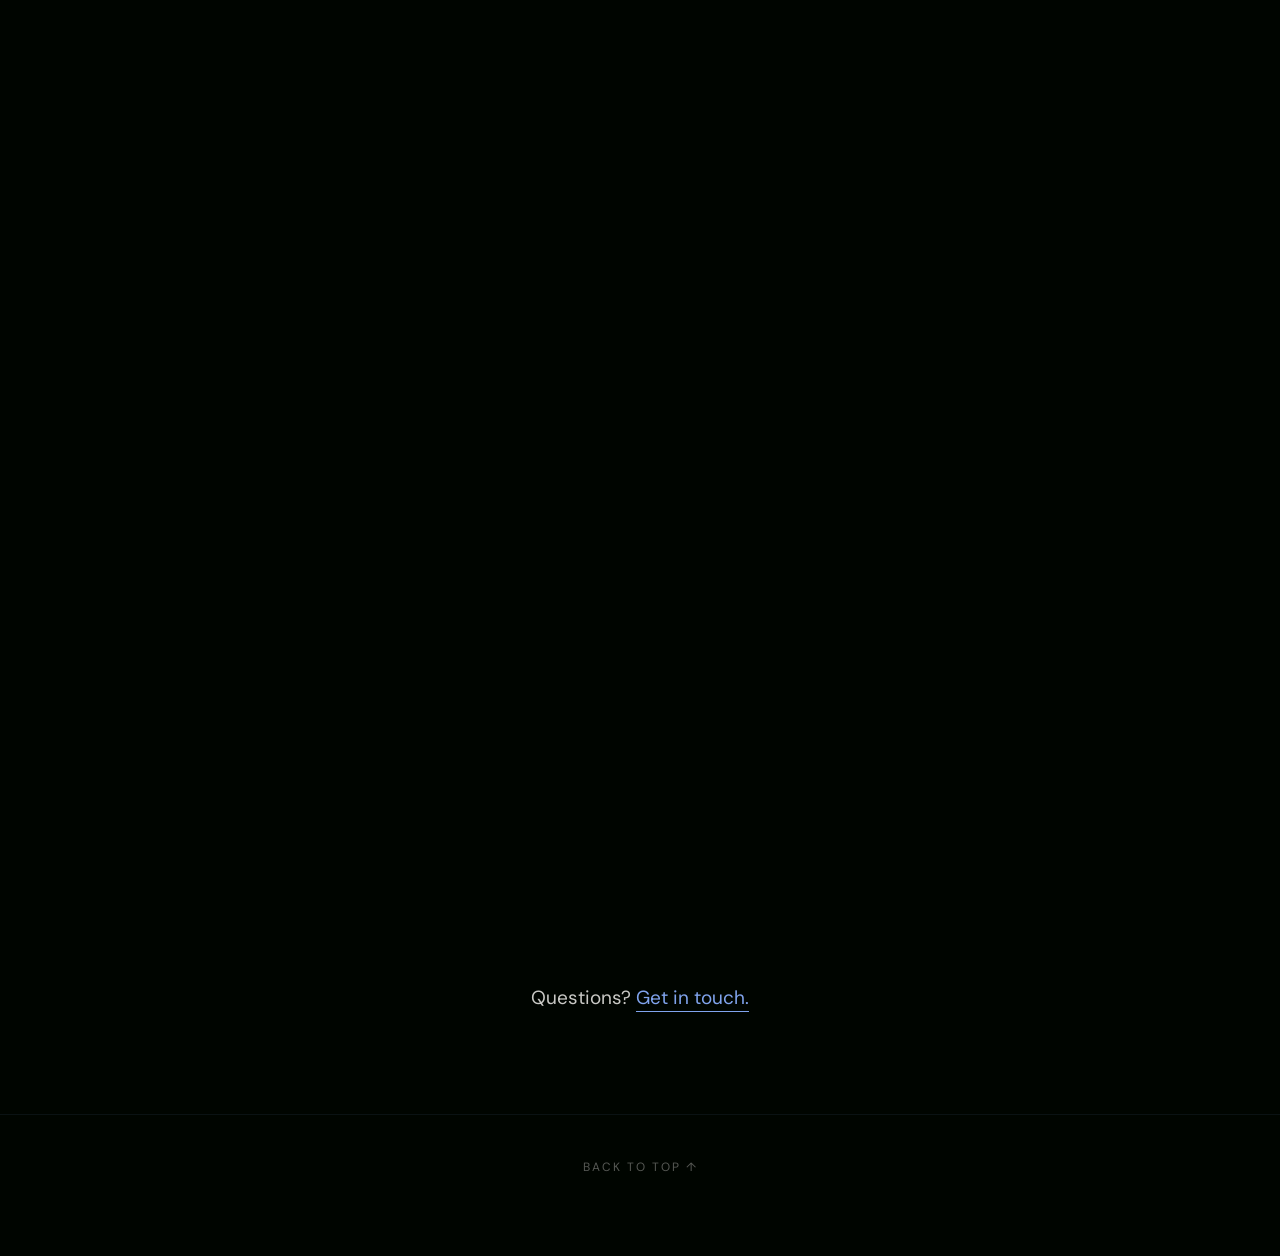
<file: case-study-learner-interviews.html>
<!DOCTYPE html>
<html lang="en">
<head>
  <meta charset="UTF-8">
  <meta name="viewport" content="width=device-width, initial-scale=1.0">
  <title>Learner Experience Interviews — Ted White</title>
  <link rel="preconnect" href="https://fonts.googleapis.com">
  <link rel="preconnect" href="https://fonts.gstatic.com" crossorigin>
  <link href="https://fonts.googleapis.com/css2?family=DM+Sans:opsz,wght@9..40,400;9..40,500&family=DM+Serif+Display&display=swap" rel="stylesheet">
  <link rel="stylesheet" href="case-study.css">
</head>
<body>

  <!-- HERO -->
  <section class="hero" id="hero">
    <a href="index.html" class="hero-back">← Back to Ted</a>
    <div class="hero-bg"></div>
    <img src="Updated Icons (Consistent Size)/Updated Icons (Consistent Size).002.png" class="hero-icon" alt="">
    <div class="hero-gradient-overlay"></div>
    <div class="hero-content">
      <p class="hero-eyebrow">Case Study &nbsp;·&nbsp; Learning Design</p>
      <h1>Learner Experience Interviews</h1>
      <p class="hero-blurb">What our survey scores were hiding, and what happened when we actually asked. Names and some details have been changed for confidentiality. Pirates are still involved.</p>
    </div>
    <p class="scroll-cue">Scroll to explore ↓</p>
  </section>

  <!-- STICKY NAV -->
  <nav class="sticky-nav" id="sticky-nav" aria-label="Section navigation">
    <a href="index.html" class="nav-back">← Back to Ted</a>
    <ul class="nav-items">
      <li class="nav-item" data-index="0"><a href="#section-1"><span class="nav-chapter">Chapter 1:</span><span class="nav-title">Survey Fatigue</span></a></li>
      <li class="nav-item" data-index="1"><a href="#section-2"><span class="nav-chapter">Chapter 2:</span><span class="nav-title">We Talked to People?</span></a></li>
      <li class="nav-item" data-index="2"><a href="#section-3"><span class="nav-chapter">Chapter 3:</span><span class="nav-title">Seven Seas of Stakeholders</span></a></li>
      <li class="nav-item" data-index="3"><a href="#section-4"><span class="nav-chapter">Chapter 4:</span><span class="nav-title">What We Heard</span></a></li>
      <li class="nav-item" data-index="4"><a href="#section-5"><span class="nav-chapter">Chapter 5:</span><span class="nav-title">What We Did With What We Heard</span></a></li>
    </ul>
    <button class="nav-hamburger" id="nav-hamburger" aria-label="Open chapter navigation" aria-expanded="false">
      <span></span><span></span><span></span>
    </button>
  </nav>

  <!-- CHAPTER DRAWER (mobile) -->
  <div class="nav-drawer" id="nav-drawer">
    <ul class="drawer-items">
      <li class="drawer-item" data-index="0"><a href="#section-1">Chapter 1: Survey Fatigue</a></li>
      <li class="drawer-item" data-index="1"><a href="#section-2">Chapter 2: What if...hear me out...we talked to people?</a></li>
      <li class="drawer-item" data-index="2"><a href="#section-3">Chapter 3: Sailing the Seven Seas of Stakeholders</a></li>
      <li class="drawer-item" data-index="3"><a href="#section-4">Chapter 4: What We Heard</a></li>
      <li class="drawer-item" data-index="4"><a href="#section-5">Chapter 5: What We Did With What We Heard</a></li>
    </ul>
  </div>

  <!-- SECTIONS -->
  <div class="sections-wrap">

    <section id="section-1" class="cs-section">
      <a href="#section-1" class="section-header">
        <span class="section-num">Chapter 1:</span>
        <h2>Survey Fatigue</h2>
      </a>
      <div class="section-body">
        <div class="section-bg-num">01</div>
        <div class="section-content">
          <img src="graphics for learner interviews/learner interviews/learner interviews.001.png" alt="" class="section-img">
          <p>Our learning team had a robust survey system. We sent a series of surveys to learners to gauge their sentiment about our courses: one before the session, one after, and a thank-you survey to close the loop.</p>
          <p>If you've worked in tech, you already know: survey fatigue is real. Response rates are low, and the responses that do come in tend to skew positive. Everyone in tech knows their work is evaluated in part by survey scores, so they're generous. At a company like Apple, there was no shortage of guidance and methodology for collecting this kind of data. We had the infrastructure. We were using it.</p>
          <p>And our scores were good. Really good. I love hearing what a good job I'm doing as much as anyone. But I'd just returned from a three-month UX researcher rotation, and I had a hunch that good scores and genuine insight weren't the same thing.</p>
          <p>The approach would be the same as what I did during my rotation with users. This time, we'd ask them questions about the class they attended, rather than ask them to accomplish tasks in an app interface.</p>
        </div>
      </div>
    </section>

    <section id="section-2" class="cs-section">
      <a href="#section-2" class="section-header">
        <span class="section-num">Chapter 2:</span>
        <h2>What if...hear me out...we talked to people?</h2>
      </a>
      <div class="section-body">
        <div class="section-bg-num">02</div>
        <div class="section-content">
          <img src="graphics for learner interviews/learner interviews/learner interviews.002.png" alt="" class="section-img">
          <p>The idea was set, and my leadership was on board. It helped that several of them had experience in user research. They understood what I was proposing and why it was worth the effort.</p>
          <p>The course we'd be interviewing people about was our introductory GenAI class, which had recently launched with offerings available across all regions. If you haven't read <a href="case-study-genai-v2.html">that case study</a>, it's worth a look. The course was doing well by every metric we had. I wanted to know what the metrics weren't telling us.</p>
          <p>Now I needed to tap into my network. Enter Calico.</p>
          <p>Calico is an incredibly adept researcher with deep expertise in human behavior and what it actually takes to run an unbiased interview. We'd met on a separate project and had kept in monthly contact for about a year. I knew he had the knowledge to help me run these interviews by the book. What I didn't realize was how long and detailed that metaphorical book would turn out to be.</p>
          <p>Calico and I met regularly throughout the planning process. He was invaluable: helping me develop consent forms, reviewing my interview script, and advising on how to navigate the approval process. Working with him was a crash course in what it actually means to run research responsibly in a company with 160,000 employees around the world.</p>
          <p>One thing Calico and I both agreed on early: whoever was teaching the class shouldn't be present at the interviews. We needed learners to speak honestly about the content, not manage the feelings of the person who created it.</p>
          <p>This was also a unique exercise for me, since I had written the course. I took my ego for a walk, gave it a high five, and asked it politely to step out of the room for the thirty-minute interviews.</p>
        </div>
      </div>
    </section>

    <section id="section-3" class="cs-section">
      <a href="#section-3" class="section-header">
        <span class="section-num">Chapter 3:</span>
        <h2>Sailing the Seven Seas of Stakeholders</h2>
      </a>
      <div class="section-body">
        <div class="section-bg-num">03</div>
        <div class="section-content">
          <img src="graphics for learner interviews/Chapter 3.gif" alt="" class="section-img">
          <p>There are many considerations for what employees are approved to do. There are even more considerations depending on where that employee lives and works.</p>
          <p>Calico knew this, and suggested I create three separate approval documents: one for AMR, one for EMEIA, and one for APAC. This would allow us to tailor our approach to align with regional policy. It also had a second, more important feature.</p>
          <p>Regional approvals can take a while.</p>
          <p>Fortunately, AMR's approval came through almost immediately. This meant we could start interviewing employees as long as they were based in North America. It also gave us time to refine our script and approach before the EMEIA and APAC approvals came through.</p>
          <p>With our interview script approved, I gave Calico a virtual high five and thanked him profusely for his help. The rest was up to me. I went back to my team to ask for help running the interviews.</p>
          <p>I had learned on my rotation that having a second person present was incredibly helpful, especially since some regions don't allow employees to be recorded. I needed someone to take notes so I could focus on what our volunteers were actually saying and ask follow-up questions.</p>
          <p>Enter Anne. A fellow teammate, eager to learn and help out with this new approach to gathering insights. She had built data programs for our team before, and this human-centered approach was something new and intriguing for her.</p>
          <p>Next, we needed volunteers. We attended live classes and asked the instructor to bring us on camera at the end of each session. If anyone was interested, they'd Slack us after. We got about a dozen folks over the course of several courses. Once they submitted a consent form, I put thirty minutes on their calendar.</p>
          <p>To manage our data collection, we used an internal whiteboarding tool that let us capture individual insights on virtual sticky notes and affinitize them later. The system was in place. We were ready to go.</p>
        </div>
      </div>
    </section>

    <section id="section-4" class="cs-section">
      <a href="#section-4" class="section-header">
        <span class="section-num">Chapter 4:</span>
        <h2>What We Heard</h2>
      </a>
      <div class="section-body">
        <div class="section-bg-num">04</div>
        <div class="section-content">
          <img src="graphics for learner interviews/learner interviews/learner interviews.003.png" alt="" class="section-img">
          <p>We ran about a dozen interviews over the course of the next couple of weeks, meeting folks who worked across a wide range of areas of Apple's business.</p>
          <p>Anne took notes. I helped take notes too, while asking questions and following up. As expected, most people opened with generous feedback about the course and how well-written it was. I could hear my ego jumping for joy in the other room.</p>
          <p>I set the expectation early that their feedback was welcome and that our goal was to make the course as helpful as possible. After the initial accolades, folks would open up once they realized we wouldn't get defensive. That's where the real findings started to appear.</p>
          <p>One thing worth noting: we were the first internal GenAI course at Apple, which meant we were often the first people to formally ask employees what they actually thought about any of this. We got more than we asked for, and it was invaluable nonetheless.</p>
          <p>Here's what we found out:</p>
          <p><strong>The framing was leaving people disempowered.</strong> Learners described the course as feeling like a movie with a terrible ending. The caution-heavy approach we'd built was discouraging experimentation rather than encouraging responsible use.</p>
          <p><strong>The internal tool landscape was overwhelming.</strong> Learners were arriving already confused by the sheer number of internal GenAI tools available to them. The chaos preceded the course content.</p>
          <p><strong>One size wasn't fitting all.</strong> People wanted role-specific scenarios tied to their actual day-to-day work, not a general introduction. "Ok, but how do I use this for MY job?" was a recurring theme.</p>
          <p><strong>And then there was the bonus finding.</strong> Our "global" volunteer pool wasn't actually global. Colleagues in APAC and EMEIA had trouble finding local participants, which meant most of our volunteers were AMR employees attending sessions at inconvenient hours from other time zones. Our sample had a blind spot we hadn't anticipated.</p>
        </div>
      </div>
    </section>

    <section id="section-5" class="cs-section">
      <a href="#section-5" class="section-header">
        <span class="section-num">Chapter 5:</span>
        <h2>What We Did With What We Heard</h2>
      </a>
      <div class="section-body">
        <div class="section-bg-num">05</div>
        <div class="section-content">
          <img src="graphics for learner interviews/learner interviews/learner interviews.004.png" alt="" class="section-img">
          <p>So we ran all these interviews, got all this insight. Now what?</p>
          <p>It was time to execute.</p>
          <p>We revised the intro course to empower learners to keep experimenting with AI. Rather than leaning on caution, we leaned on the human aspect of working with these tools and balanced it with critical thinking. Curiosity over warning labels.</p>
          <p>The internal tool landscape was genuinely overwhelming, and we hadn't been helping. In retrospect, our course had been unintentionally gaslighting learners by demonstrating just one tool as if the rest didn't exist. We shifted our approach: acknowledge the landscape, share resources, and let people orient themselves.</p>
          <p>One size was right for an intro, but we needed to go further. Almost everyone at Apple makes a Keynote presentation at some point, so we built an activity around that. We encouraged learners to work on something real from their own work. No sharing required. If the content was sensitive, it stayed with them.</p>
          <p>That activity sparked a bigger idea. What if we partnered directly with business units, learned about their actual work, and built activities around how internal AI tools could fit into it? I had contacts from a Keynote learning program I'd piloted previously, so I reached out to see if anyone was interested.</p>
          <p>They were. You can read more about <a href="case-study-genai-v2.html">the GenAI learning program that followed</a>, as well as <a href="case-study-keynote.html">the Keynote Upskilling program that started it all</a>.</p>
          <p>These interviews gave us something no survey could: the real story underneath the good scores. We knew people had insights. We just had to ask them.</p>
        </div>
      </div>
    </section>

  </div>

  <div class="static-sections">
    <div class="cs-cta">
      <p>Questions? <a href="mailto:opentoted@gmail.com">Get in touch.</a></p>
    </div>
  </div>

  <!-- FOOTER -->
  <footer class="site-footer">
    <a href="#hero" class="back-to-top">Back to top ↑</a>
  </footer>

  <!-- PIRATE MODAL -->
  <button class="pirate-float-btn" id="pirate-float-btn">What am I looking at? 🏴‍☠️</button>

  <div class="pirate-modal-backdrop" id="pirate-modal-backdrop" style="display:none">
    <div class="pirate-modal" role="dialog" aria-modal="true" aria-labelledby="pirate-modal-title">
      <button class="pirate-modal-close" id="pirate-modal-close" aria-label="Close">✕</button>
      <h2 id="pirate-modal-title">What am I looking at?</h2>
      <p>My work at Apple was confidential, as such I cannot share the deliverables. What I <em>can</em> share is how I approached these individual projects and programs. If you'd like to see my non-Apple work, you can do so <a href="work-samples.html">here</a>.</p>
    </div>
  </div>

  <script src="case-study.js"></script>

</body>
</html>
</file>
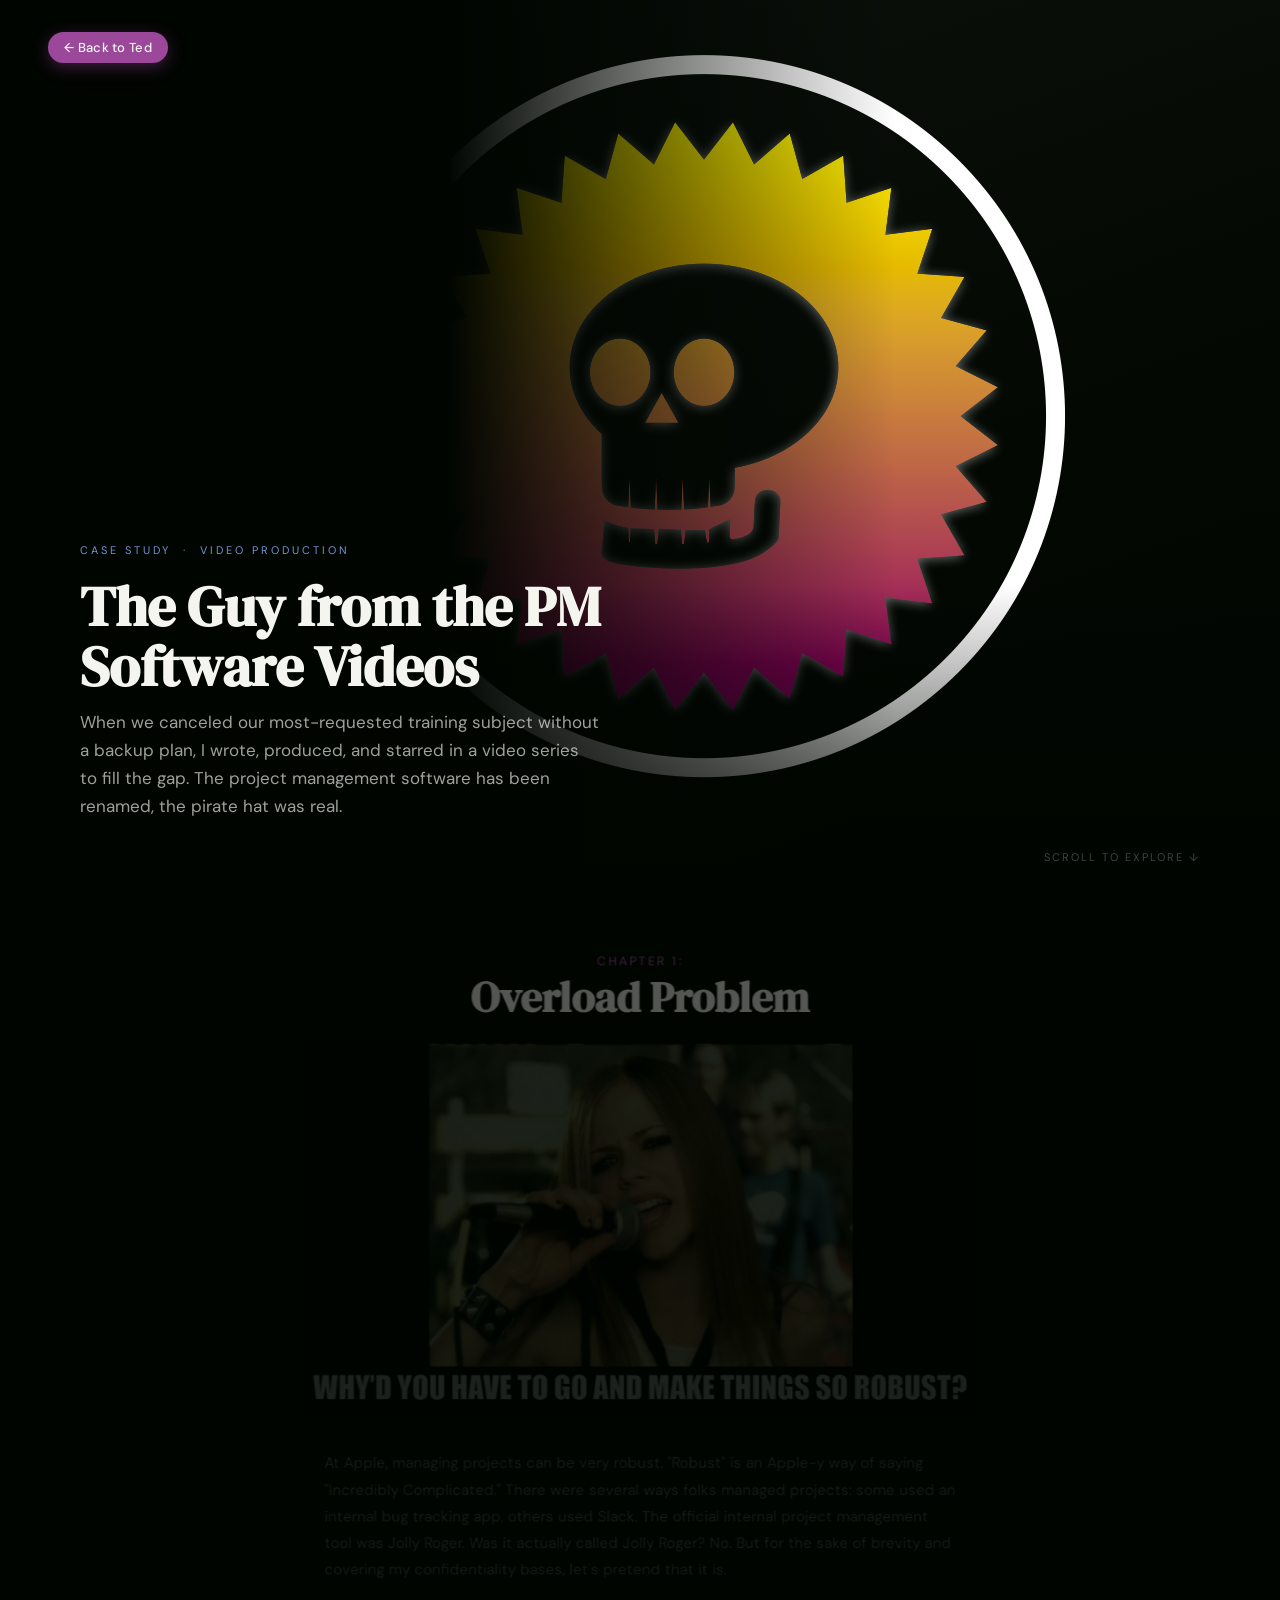
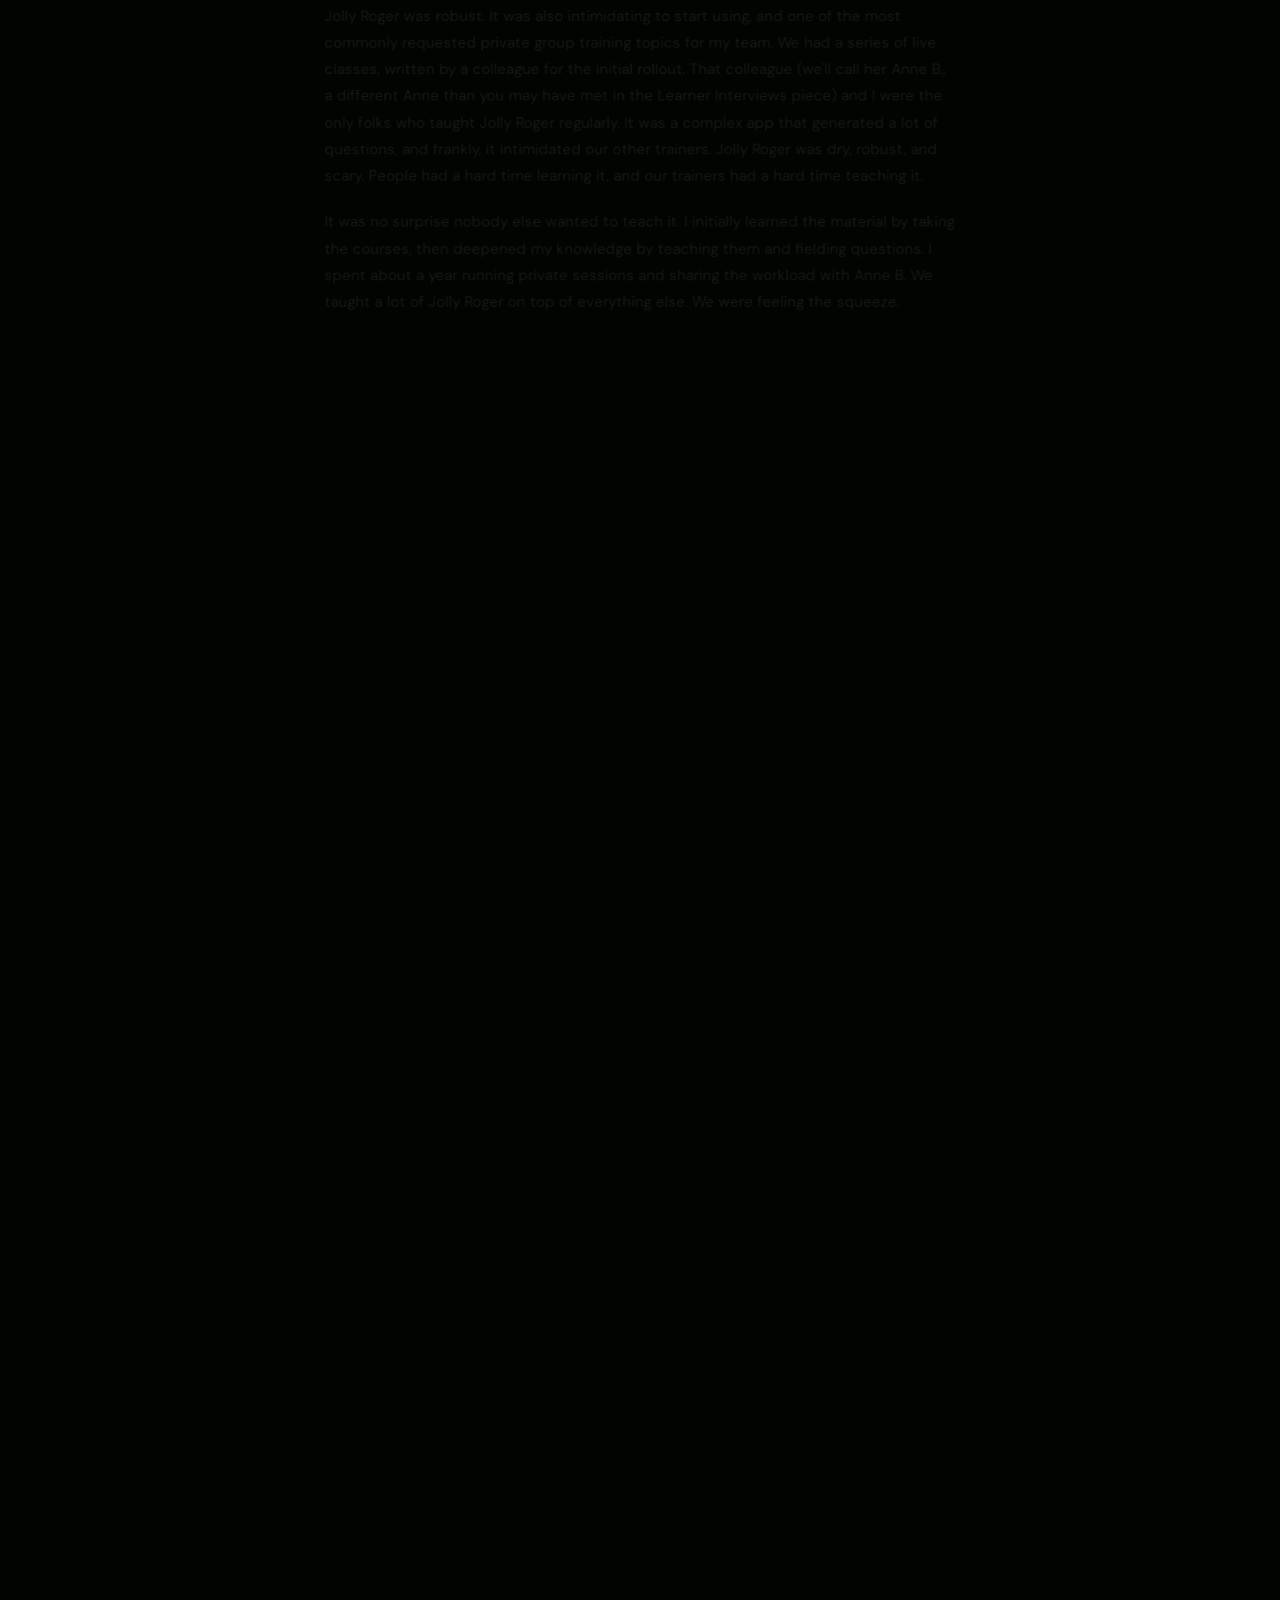
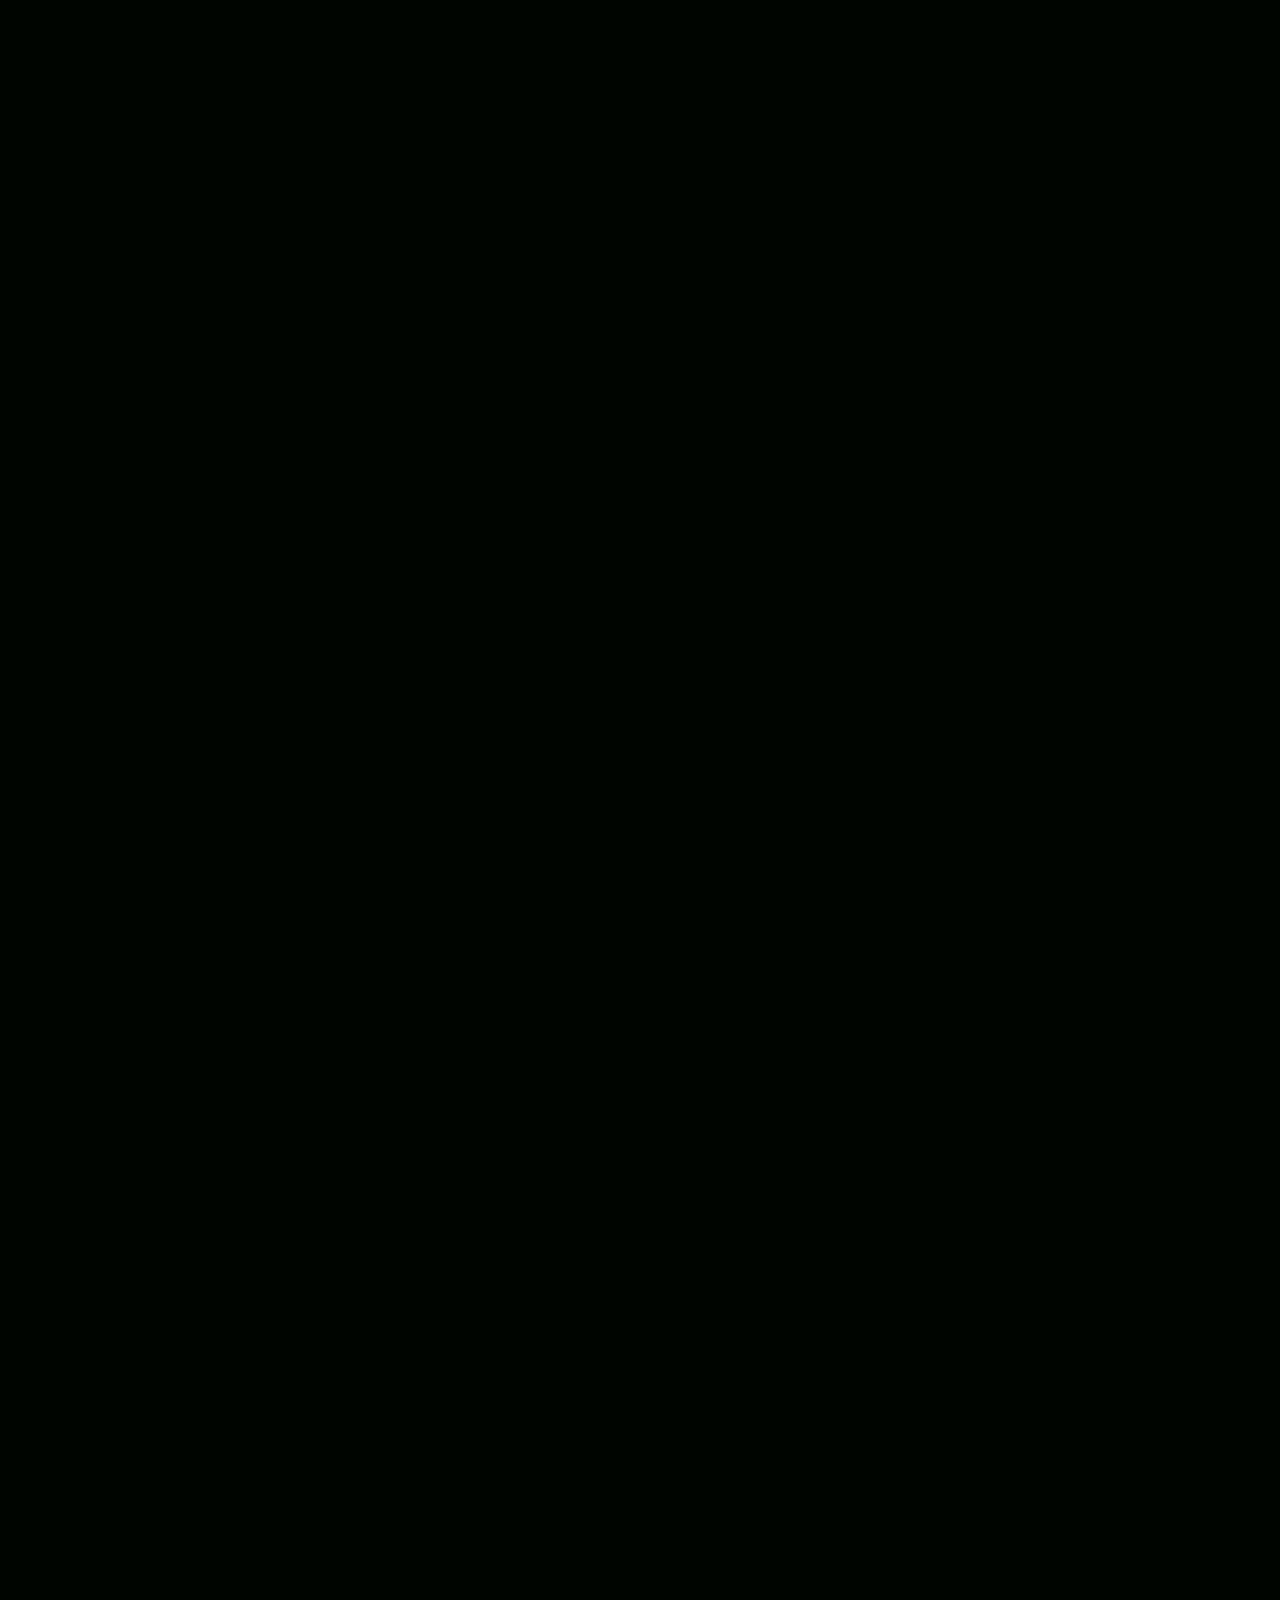
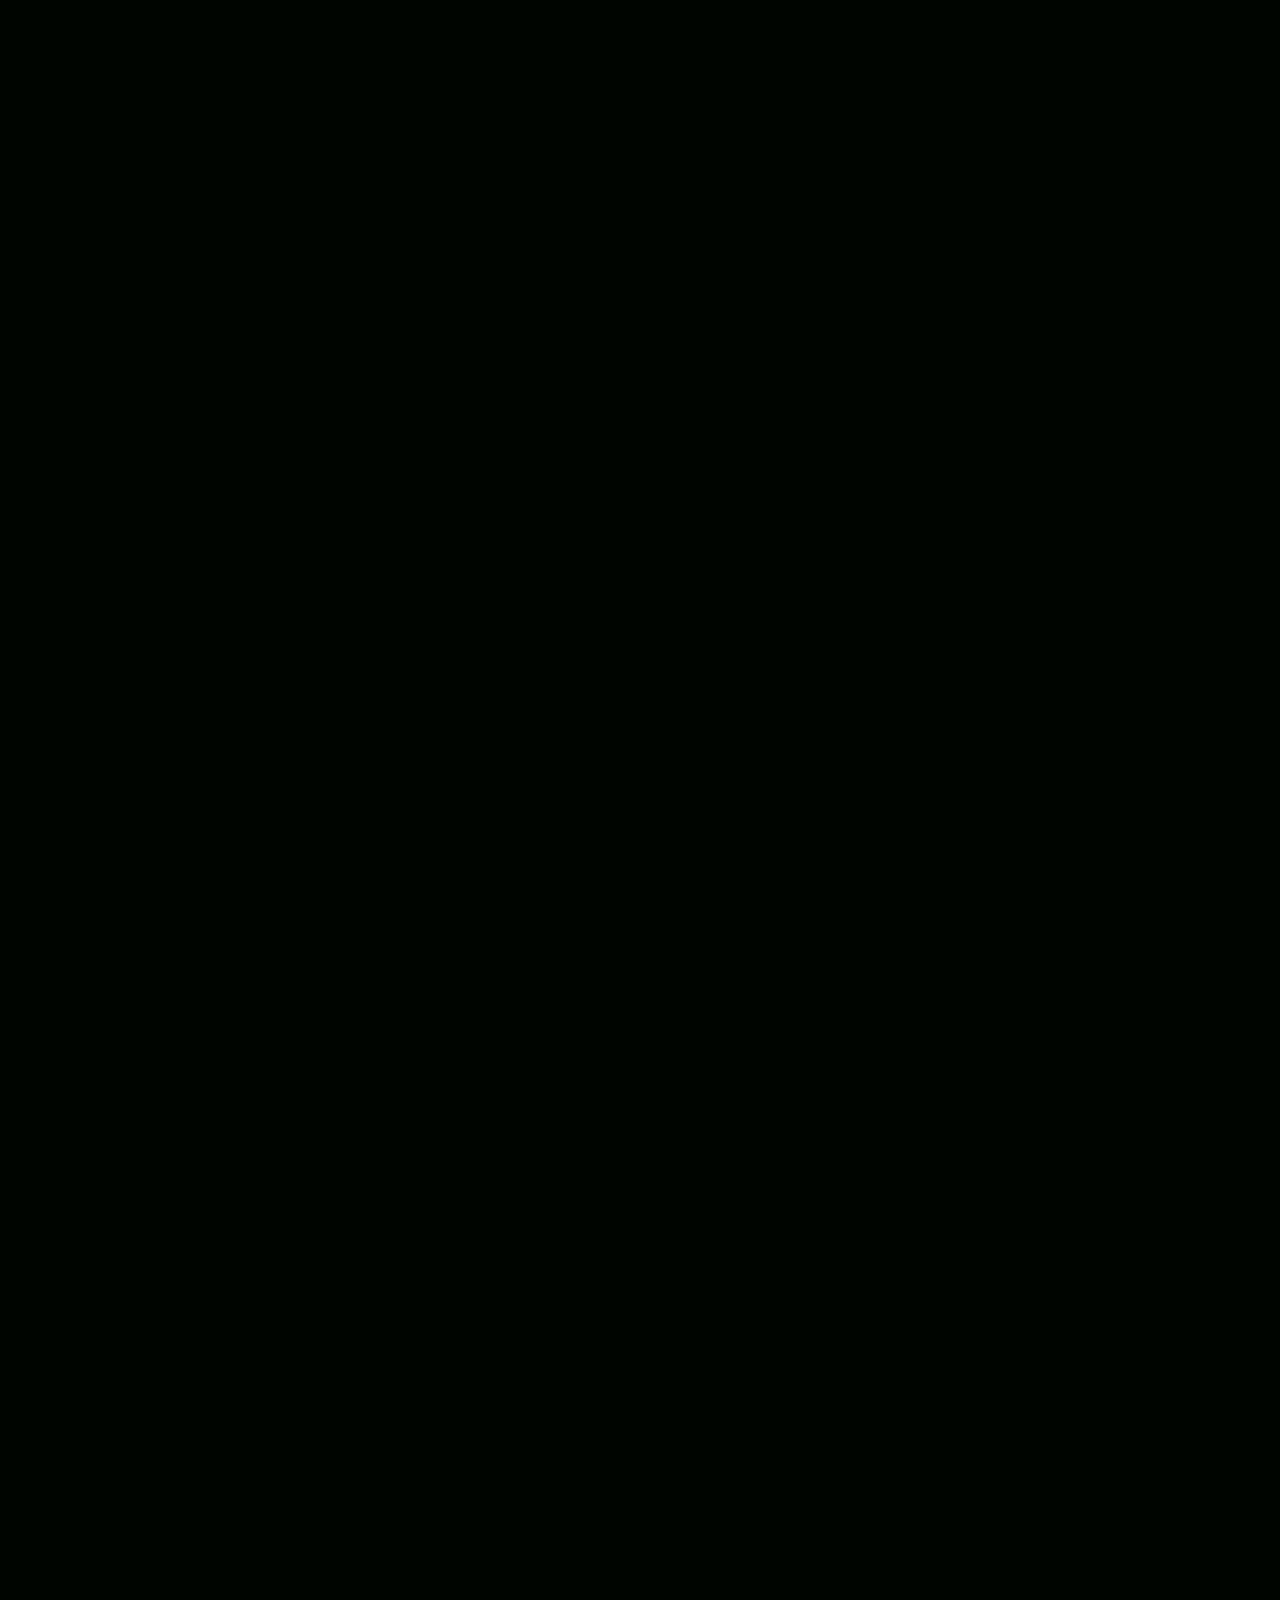
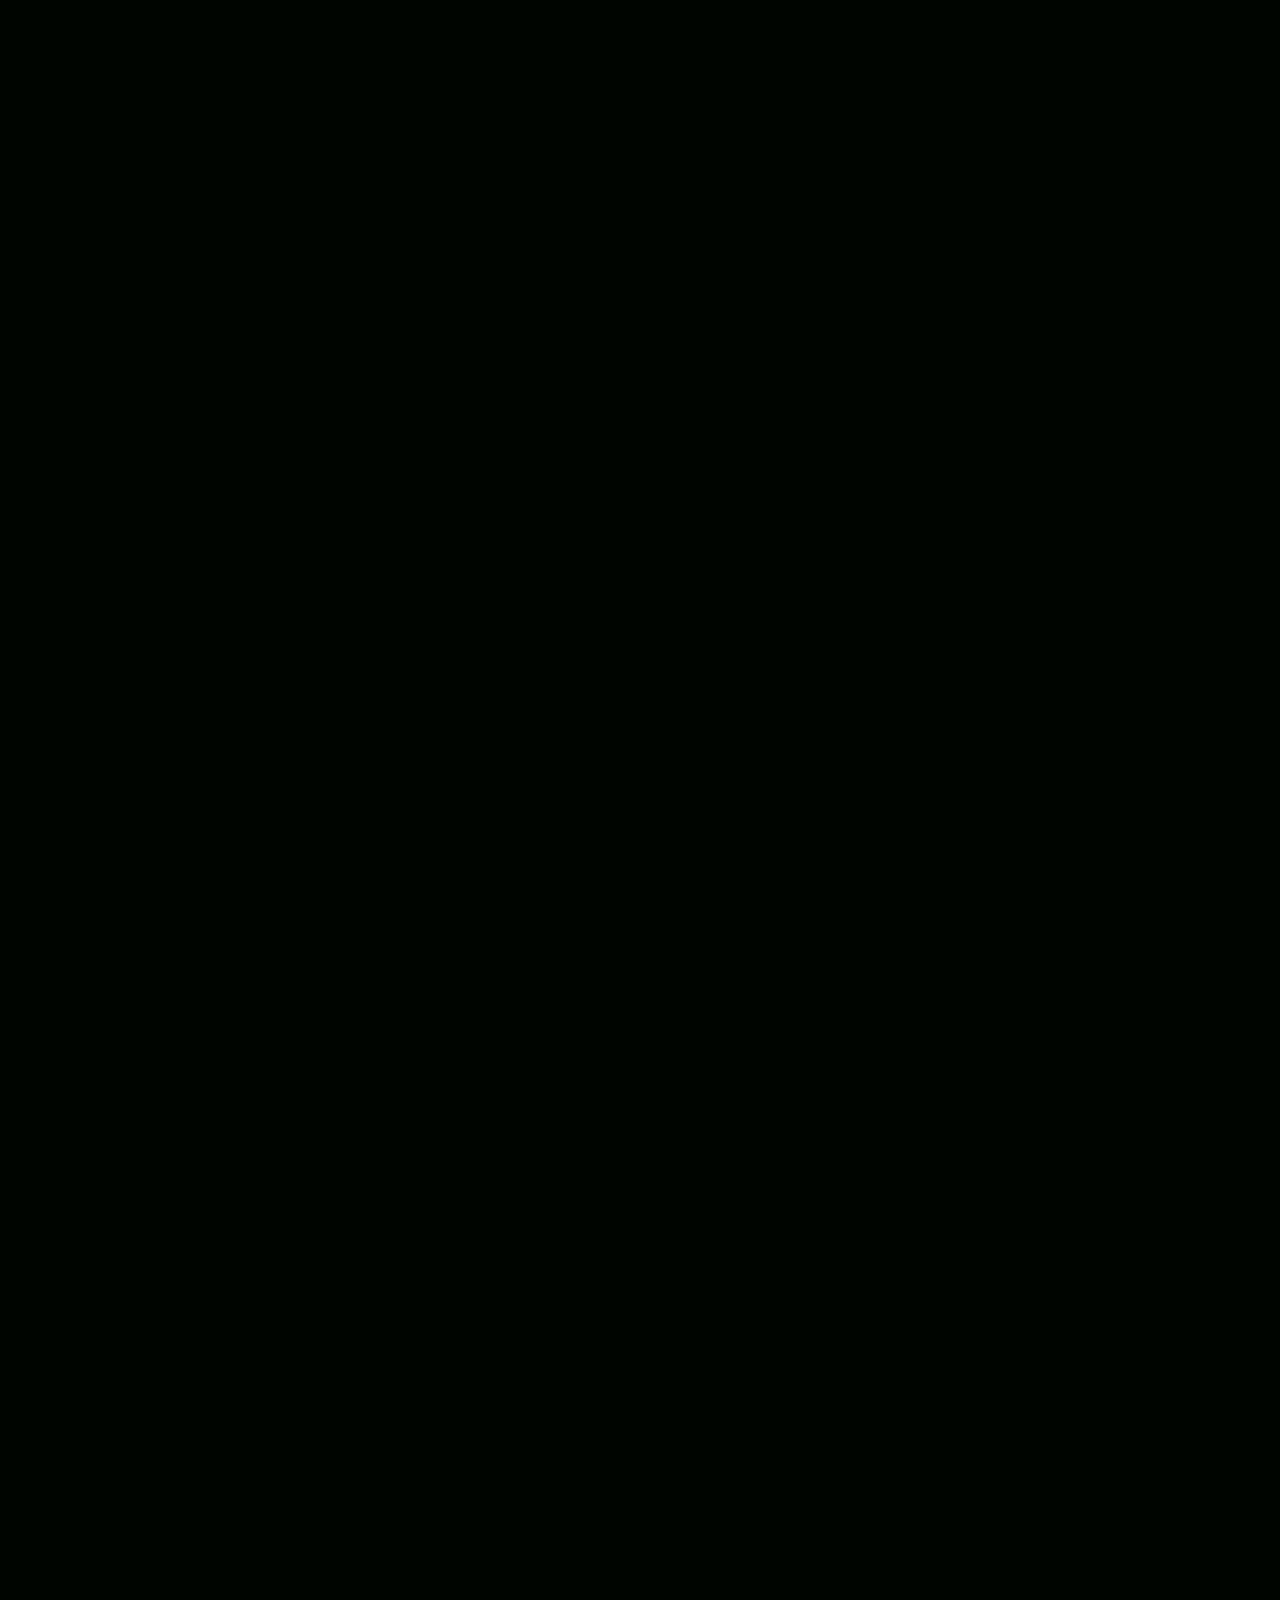
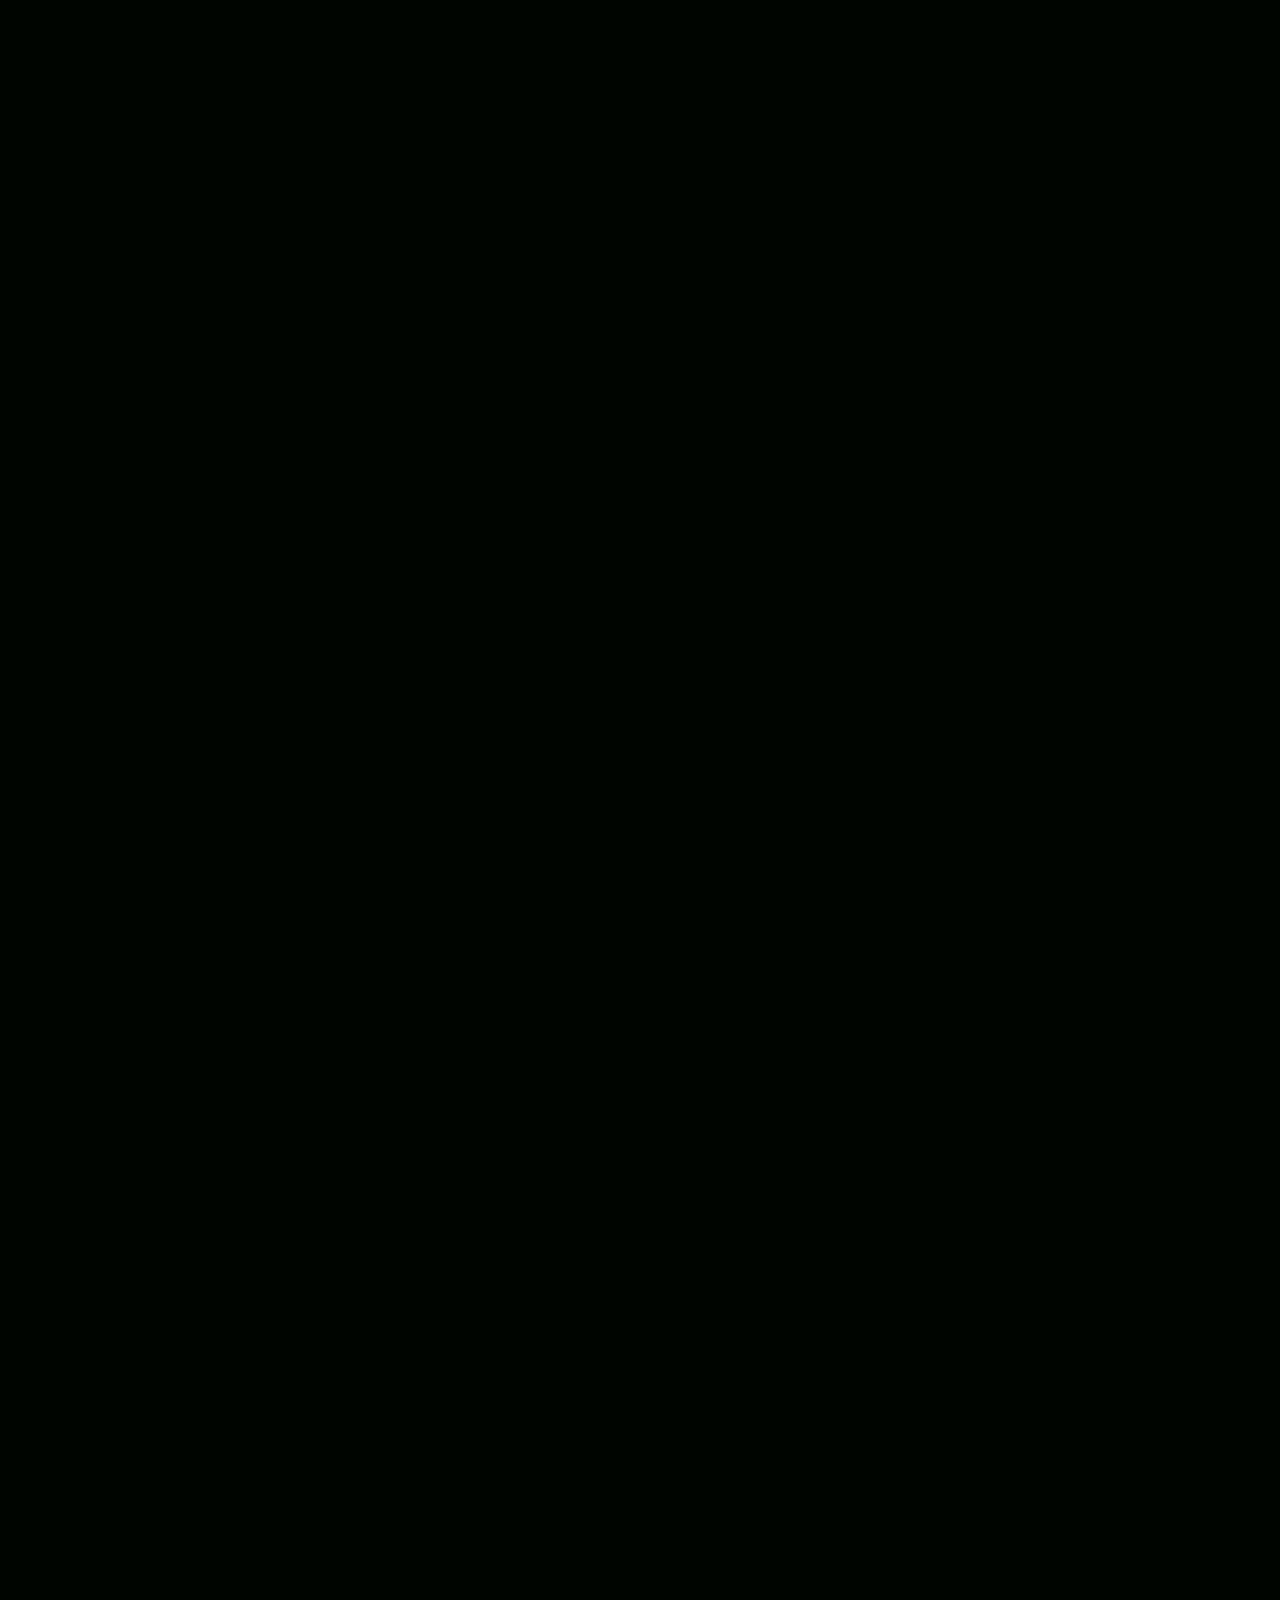
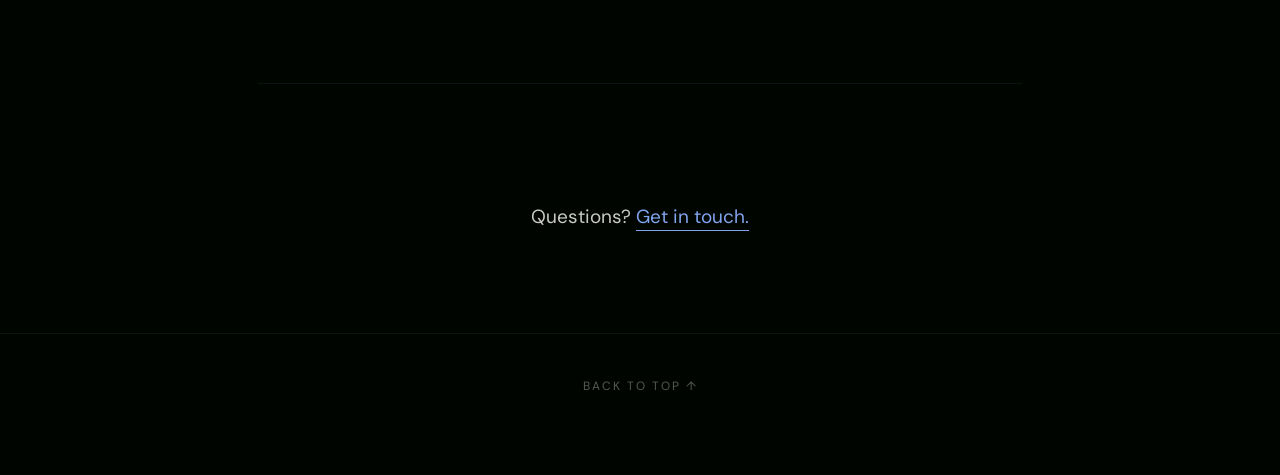
<file: case-study-pm-videos.html>
<!DOCTYPE html>
<html lang="en">
<head>
  <meta charset="UTF-8">
  <meta name="viewport" content="width=device-width, initial-scale=1.0">
  <title>The Guy from the PM Software Videos — Ted White</title>
  <link rel="preconnect" href="https://fonts.googleapis.com">
  <link rel="preconnect" href="https://fonts.gstatic.com" crossorigin>
  <link href="https://fonts.googleapis.com/css2?family=DM+Sans:opsz,wght@9..40,400;9..40,500&family=DM+Serif+Display&display=swap" rel="stylesheet">
  <link rel="stylesheet" href="case-study.css">
</head>
<body>

  <!-- HERO -->
  <section class="hero" id="hero">
    <a href="index.html" class="hero-back">← Back to Ted</a>
    <div class="hero-bg"></div>
    <img src="Updated Icons (Consistent Size)/Updated Icons (Consistent Size).004.png" class="hero-icon" alt="">
    <div class="hero-gradient-overlay"></div>
    <div class="hero-content">
      <p class="hero-eyebrow">Case Study &nbsp;·&nbsp; Video Production</p>
      <h1>The Guy from the PM Software Videos</h1>
      <p class="hero-blurb">When we canceled our most-requested training subject without a backup plan, I wrote, produced, and starred in a video series to fill the gap. The project management software has been renamed, the pirate hat was real.</p>
    </div>
    <p class="scroll-cue">Scroll to explore ↓</p>
  </section>

  <!-- STICKY NAV -->
  <nav class="sticky-nav" id="sticky-nav" aria-label="Section navigation">
    <a href="index.html" class="nav-back">← Back to Ted</a>
    <ul class="nav-items">
      <li class="nav-item" data-index="0"><a href="#section-1"><span class="nav-chapter">Chapter 1:</span><span class="nav-title">Overload Problem</span></a></li>
      <li class="nav-item" data-index="1"><a href="#section-2"><span class="nav-chapter">Chapter 2:</span><span class="nav-title">Let's Pause</span></a></li>
      <li class="nav-item" data-index="2"><a href="#section-3"><span class="nav-chapter">Chapter 3:</span><span class="nav-title">The Pivot</span></a></li>
      <li class="nav-item" data-index="3"><a href="#section-4"><span class="nav-chapter">Chapter 4:</span><span class="nav-title">Writing the Series</span></a></li>
      <li class="nav-item" data-index="4"><a href="#section-5"><span class="nav-chapter">Chapter 5:</span><span class="nav-title">Producing the Series</span></a></li>
      <li class="nav-item" data-index="5"><a href="#section-6"><span class="nav-chapter">Chapter 6:</span><span class="nav-title">I'm a Star...?</span></a></li>
    </ul>
    <button class="nav-hamburger" id="nav-hamburger" aria-label="Open chapter navigation" aria-expanded="false">
      <span></span><span></span><span></span>
    </button>
  </nav>

  <!-- CHAPTER DRAWER (mobile) -->
  <div class="nav-drawer" id="nav-drawer">
    <ul class="drawer-items">
      <li class="drawer-item" data-index="0"><a href="#section-1">Chapter 1: Overload Problem</a></li>
      <li class="drawer-item" data-index="1"><a href="#section-2">Chapter 2: "Let's Pause (Cancel) These Courses"</a></li>
      <li class="drawer-item" data-index="2"><a href="#section-3">Chapter 3: The Pivot</a></li>
      <li class="drawer-item" data-index="3"><a href="#section-4">Chapter 4: Writing the Series</a></li>
      <li class="drawer-item" data-index="4"><a href="#section-5">Chapter 5: Producing the Series</a></li>
      <li class="drawer-item" data-index="5"><a href="#section-6">Chapter 6: I'm a Star...?</a></li>
    </ul>
  </div>

  <!-- SECTIONS -->
  <div class="sections-wrap">

    <section id="section-1" class="cs-section">
      <a href="#section-1" class="section-header">
        <span class="section-num">Chapter 1:</span>
        <h2>Overload Problem</h2>
      </a>
      <div class="section-body">
        <div class="section-bg-num">01</div>
        <div class="section-content">
          <img src="Graphics for PM Videos/Graphics for PM Videos.001.png" alt="" class="section-img">
          <p>At Apple, managing projects can be very robust. "Robust" is an Apple-y way of saying "Incredibly Complicated." There were several ways folks managed projects: some used an internal bug tracking app, others used Slack. The official internal project management tool was Jolly Roger. Was it actually called Jolly Roger? No. But for the sake of brevity and covering my confidentiality bases, let's pretend that it is.</p>
          <p>Jolly Roger was robust. It was also intimidating to start using, and one of the most commonly requested private group training topics for my team. We had a series of live classes, written by a colleague for the initial rollout. That colleague (we'll call her Anne B., a different Anne than you may have met in the Learner Interviews piece) and I were the only folks who taught Jolly Roger regularly. It was a complex app that generated a lot of questions, and frankly, it intimidated our other trainers. Jolly Roger was dry, robust, and scary. People had a hard time learning it, and our trainers had a hard time teaching it.</p>
          <p>It was no surprise nobody else wanted to teach it. I initially learned the material by taking the courses, then deepened my knowledge by teaching them and fielding questions. I spent about a year running private sessions and sharing the workload with Anne B. We taught a lot of Jolly Roger on top of everything else. We were feeling the squeeze.</p>
        </div>
      </div>
    </section>

    <section id="section-2" class="cs-section">
      <a href="#section-2" class="section-header">
        <span class="section-num">Chapter 2:</span>
        <h2>"Let's Pause (Cancel) These Courses"</h2>
      </a>
      <div class="section-body">
        <div class="section-bg-num">02</div>
        <div class="section-content">
          <img src="Graphics for PM Videos/Graphics for PM Videos.002.png" alt="" class="section-img">
          <p>I was called into a virtual meeting with my manager and a few other team members. When the meeting kicked off, my manager announced that he wanted to cancel all of the Jolly Roger live classes. This was surprising. I knew these classes were pretty well attended. Anne B. was on a rotation at the time, so most of the courses were being assigned to me anyway. My hope going in was that we'd find a way to bring more trainers up to speed on the material, not abandon it entirely.</p>
          <p>"Um, why are we planning to cancel these courses? It's pretty surprising to hear this decision considering I don't think anyone else in this meeting teaches Jolly Roger." This was true. I was the only person in that room who taught this course. In retrospect, I definitely could have added a bit of sugar with that medicine. "Well, this is the decision we're making," my manager said. "We want to free up bandwidth so trainers can focus on other projects."</p>
          <p>"The trainers" was me, and I wasn't convinced. "Right, but if you cancel the classes, won't more people just request private training sessions?" "Good point, Ted. We'll just have to wait and see."</p>
          <p>So the decision was made. We were canceling Jolly Roger classes and would see how many private session requests came in afterward.</p>
          <p>"Ok, so since we're pausing these courses, do we have a video series or self-guided offering we can point people to?" I asked. "That's a great question," my manager said.</p>
          <p>We didn't. I shared my opinion, we were moving forward with the plan in place, and I had no backup to offer learners.</p>
          <p>I was concerned about my workload. I saw a lot of private Jolly Roger sessions on the horizon.</p>
        </div>
      </div>
    </section>

    <section id="section-3" class="cs-section">
      <a href="#section-3" class="section-header">
        <span class="section-num">Chapter 3:</span>
        <h2>The Pivot</h2>
      </a>
      <div class="section-body">
        <div class="section-bg-num">03</div>
        <div class="section-content">
          <img src="Graphics for PM Videos/Graphics for PM Videos.003.png" alt="" class="section-img">
          <p>Over the next few months, my concerns from the meeting were validated. We waited, and we saw. I was teaching a lot of private Jolly Roger sessions, and I knew we needed something to act as a secondary layer of support. The questions coming in were repetitive. People were hitting the same walls. While I was learning more about Jolly Roger than I ever expected, I knew the current setup wasn't sustainable.</p>
          <p>Anne B. came back from her rotation, but I had a feeling she wouldn't be on our team much longer, a feeling that proved correct a few months later when she accepted a role with her rotation team.</p>
          <p>I was now the SME of Jolly Roger by default, and I knew we needed to do something bold to fill the gap. I set up a meeting with the same group as before.</p>
          <p>I had an idea.</p>
        </div>
      </div>
    </section>

    <section id="section-4" class="cs-section">
      <a href="#section-4" class="section-header">
        <span class="section-num">Chapter 4:</span>
        <h2>Writing the Series</h2>
      </a>
      <div class="section-body">
        <div class="section-bg-num">04</div>
        <div class="section-content">
          <img src="Graphics for PM Videos/Graphics for PM Videos.004.png" alt="" class="section-img">
          <p>The idea was to do a video series about Jolly Roger. The video team had done a few videos like this before, but this would be the largest scale we had attempted. Concerns were minimal. I opened with the proposition that I would write it and be on camera.</p>
          <p>I also wanted to do something different than just converting our live classes into video. Instead, I proposed two levels: Introductory and Going Further. Jolly Roger had a lot of features, so the plan was to build a baseline series as a foundation, then follow it with more advanced content and follow-along demos of the nuanced stuff. The idea was approved, and I was off to write it.</p>
          <p>The writing process was tedious. My team used Numbers for video scripts, which made everything unnecessarily difficult. You had to press Option + Return to add a new line inside a cell, and copy-pasting images into the same table was a nightmare. Imagine trying to write something while the words wrestle each other and your cursor gets drop-kicked to a random line. This was the system in place, and I had to work within it.</p>
          <p>I also wanted learners to follow along with the demos rather than just watch. That meant testing every activity myself before scripting it: another layer of complexity to manage inside the Numbers Thunderdome already open in my other window.</p>
          <p>The last piece was the hardest: Jolly Roger was dry as a bone. This is where I tried to inject some personality. I added jokes throughout the scripts, and you better believe I wore a pirate hat and eyepatch in one of the videos. (Arrr ya ready to sail the seven seas of project management?) It was a delicate balance. Too much would undermine the whole thing, so it was a light touch. We also added gag reels at the end of each video, which sparked more debate than I expected. My argument was simple: the gag reels were a small reward for anyone who watched the whole thing. Not everyone was convinced, but we moved forward.</p>
          <p>We had over a dozen scripts. We were ready to produce them.</p>
        </div>
      </div>
    </section>

    <section id="section-5" class="cs-section">
      <a href="#section-5" class="section-header">
        <span class="section-num">Chapter 5:</span>
        <h2>Producing the Series</h2>
      </a>
      <div class="section-body">
        <div class="section-bg-num">05</div>
        <div class="section-content">
          <img src="Graphics for PM Videos/Graphics for PM Videos.005.gif" alt="" class="section-img">
          <p>Not only was I writing and performing on camera. I was also the producer of this learning path. That meant scheduling the shoot, coordinating travel for the talent (me, again), and getting stakeholder sign-off.</p>
          <p>The first step was buy-in. Previously, my team had sent scripts to stakeholders to read and comment on asynchronously. That approach was slow, and I was still fielding a steady stream of private Jolly Roger sessions in the meantime, so I was eager to move. I borrowed a step from TV and film production: the table read. I proposed getting key stakeholders in a room to read through the scripts together, collect feedback in real time, then finish the approval process asynchronously. It worked better than expected. Beyond speeding up the approval cycle, it helped me build relationships across the org. I knew our Jolly Roger program manager was on board when she said, "I'm going to send this video to everyone who DMs me about dashboards."</p>
          <p>With approvals in hand, I built out the shoot schedule and booked travel to our studio in northern California. Our video PM had a well-equipped space on campus: proper lighting, set dressing, the works. These videos were going to look clean. For budget reasons we broke the shoot into two trips. Our video PM was behind the camera, team members rotated in as script supervisors, and I was on camera reading from a teleprompter. My background doing on-camera commercial work came in handy here.</p>
          <p>After each shoot, I acted as the initial screener for every episode as it came back from our video editors. The gag reels were landing. The jokes were working. The pirate hat was working. We had a solid series on our hands. Now we just needed to publish it and get it in front of people.</p>
        </div>
      </div>
    </section>

    <section id="section-6" class="cs-section">
      <a href="#section-6" class="section-header">
        <span class="section-num">Chapter 6:</span>
        <h2>I'm a Star...?</h2>
      </a>
      <div class="section-body">
        <div class="section-bg-num">06</div>
        <div class="section-content">
          <img src="Graphics for PM Videos/Graphics for PM Videos.006.png" alt="" class="section-img">
          <p>We launched the Jolly Roger learning videos with little fanfare. We started linking them in Slack when people had questions about specific features, and sent them to anyone requesting an introduction to the tool. It was a slow burn.</p>
          <p>After about a year, people started stopping me in the hallway on campus. "Are you the guy from the Jolly Roger videos?" Yep, that's me. They would get a little starstruck, which I found delightful every single time.</p>
          <p>One day I was at an Apple Store getting my phone repaired when an employee walked over, wide-eyed. "You're the guy," he said.</p>
          <p>"I am?" I asked, playing it up a little.</p>
          <p>"From the Jolly Roger videos. I had a rotation in corporate and I watched them all. They were great."</p>
          <p>"Oh, that's nice. Hi, I'm Ted." I reached out my hand.</p>
          <p>"I'm Gareth. It's so cool that you get to do that for Apple!"</p>
          <p>I was used to this happening on campus, but this was different. It was the best kind of feedback about the work I did: not a survey or an email, but a human interaction. We talked for a little while longer, then went our separate ways.</p>
          <p>The guy from the Jolly Roger videos. I could get used to that.</p>
          <p>Jolly Roger videos are still being watched, years after we launched. That's something I'm very proud of.</p>
        </div>
      </div>
    </section>

  </div>

  <div class="static-sections">
    <hr class="static-divider">
    <div class="cs-cta">
      <p>Questions? <a href="mailto:opentoted@gmail.com">Get in touch.</a></p>
    </div>
  </div>

  <!-- FOOTER -->
  <footer class="site-footer">
    <a href="#hero" class="back-to-top">Back to top ↑</a>
  </footer>

  <!-- PIRATE MODAL -->
  <button class="pirate-float-btn" id="pirate-float-btn">What am I looking at? 🏴‍☠️</button>

  <div class="pirate-modal-backdrop" id="pirate-modal-backdrop" style="display:none">
    <div class="pirate-modal" role="dialog" aria-modal="true" aria-labelledby="pirate-modal-title">
      <button class="pirate-modal-close" id="pirate-modal-close" aria-label="Close">✕</button>
      <h2 id="pirate-modal-title">What am I looking at?</h2>
      <p>My work at Apple was confidential, as such I cannot share the deliverables. What I <em>can</em> share is how I approached these individual projects and programs. If you'd like to see my non-Apple work, you can do so <a href="work-samples.html">here</a>.</p>
    </div>
  </div>

  <script src="case-study.js"></script>

</body>
</html>
</file>
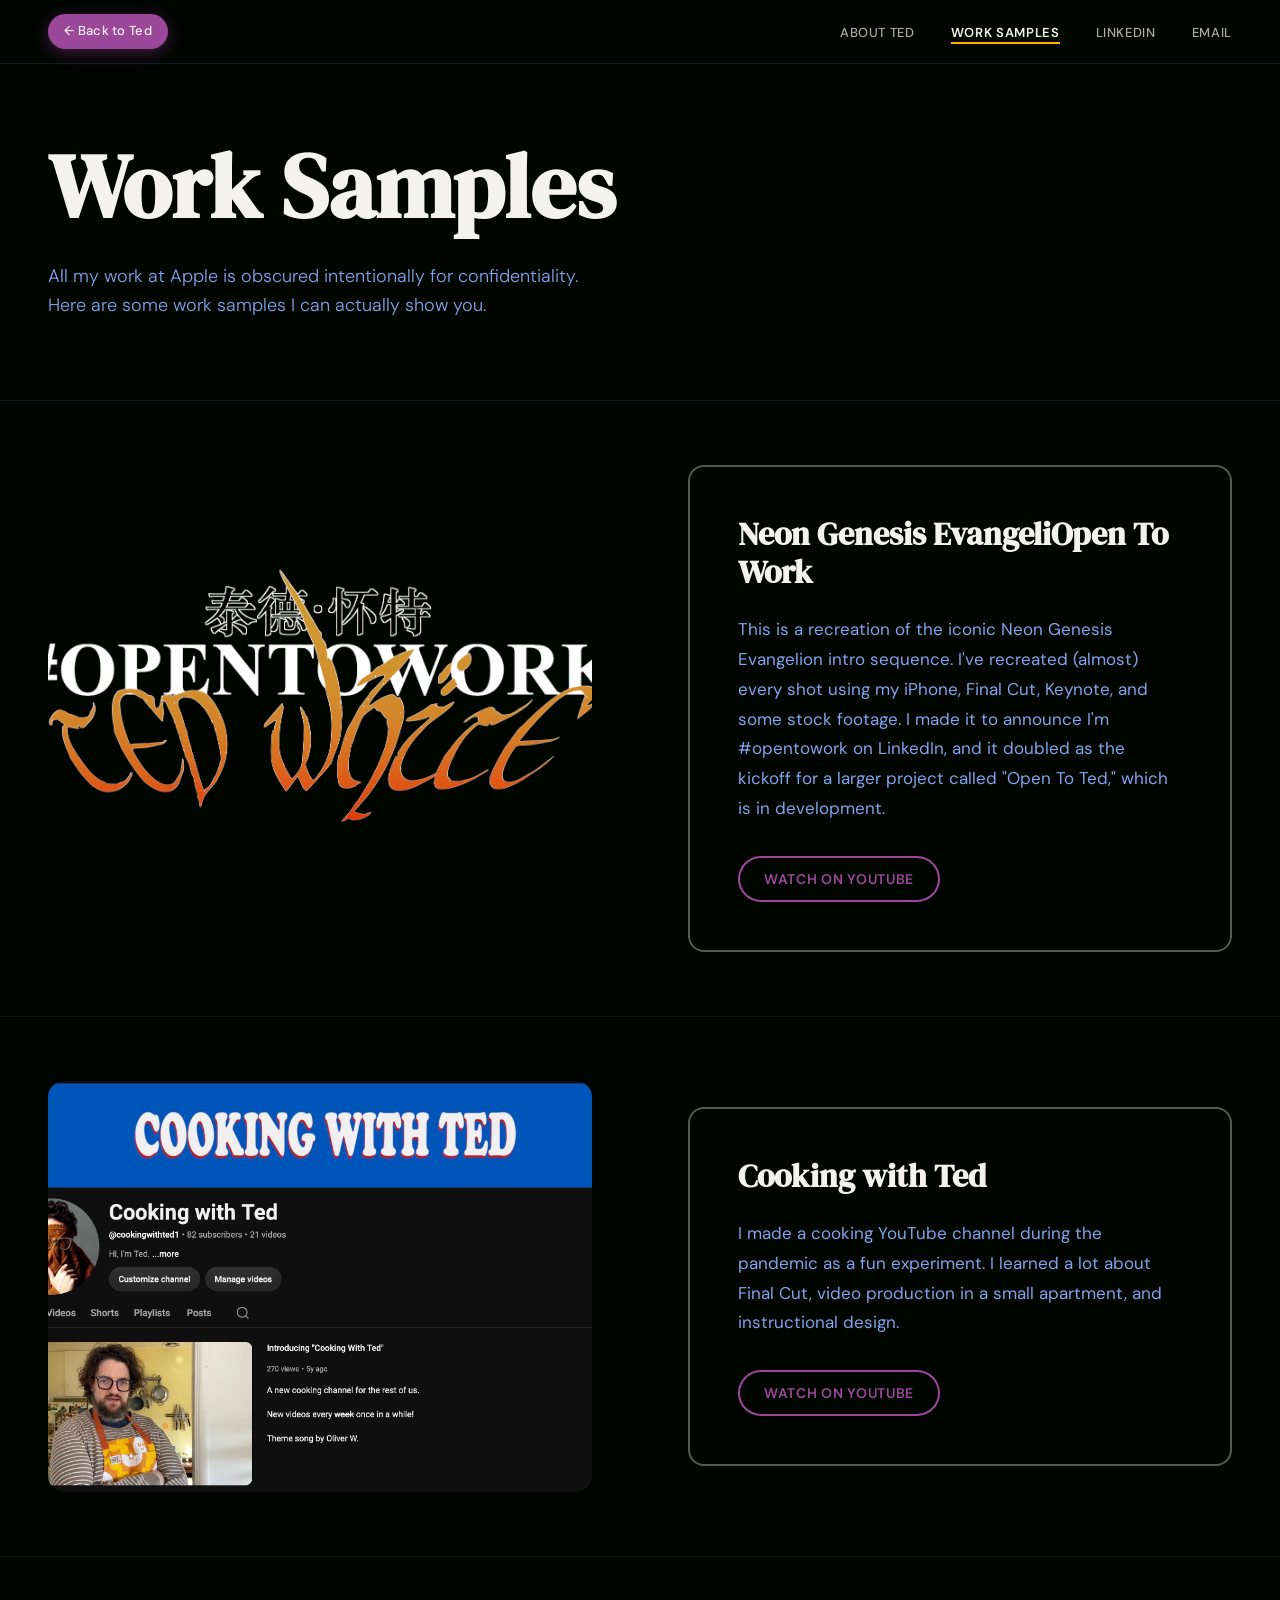
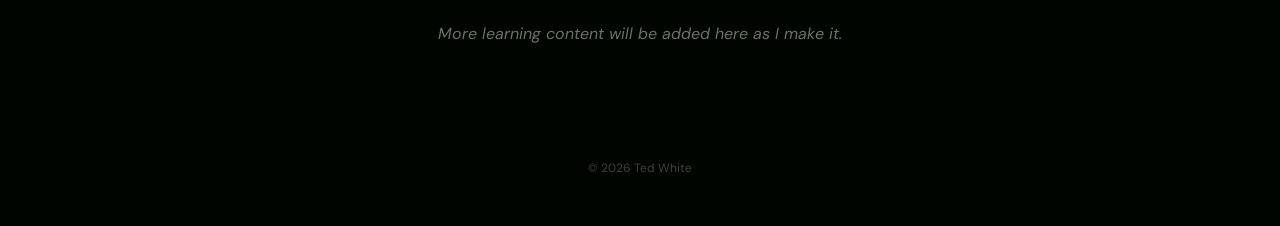
<file: work-samples.html>
<!DOCTYPE html>
<html lang="en">
<head>
  <meta charset="UTF-8">
  <meta name="viewport" content="width=device-width, initial-scale=1.0">
  <title>Work Samples — Ted White</title>
  <link rel="preconnect" href="https://fonts.googleapis.com">
  <link rel="preconnect" href="https://fonts.gstatic.com" crossorigin>
  <link href="https://fonts.googleapis.com/css2?family=DM+Serif+Display:ital@0;1&family=DM+Sans:opsz,wght@9..40,300;9..40,400;9..40,500;9..40,600&display=swap" rel="stylesheet">
  <link rel="stylesheet" href="style.css">
  <style>

    /* ── SAMPLE ITEM ── */
    .sample {
      display: grid;
      grid-template-columns: 1fr 1fr;
      min-height: 60vh;
      border-bottom: 1px solid rgba(128, 164, 237, 0.1);
    }

    .sample-media {
      display: flex;
      flex-direction: column;
      padding: 64px 48px;
    }

    .sample-img {
      width: 100%;
      flex: 1;
      min-height: 0;
      object-fit: cover;
      object-position: top center;
      display: block;
      border-radius: 16px;
    }

    .sample-text {
      display: flex;
      align-items: center;
      padding: 64px 48px;
    }

    .sample-text-card {
      background-color: var(--black);
      border: 2px solid rgba(244, 242, 238, 0.35);
      border-radius: 16px;
      padding: 48px;
      width: 100%;
    }

    .sample-title {
      font-family: 'DM Serif Display', serif;
      font-size: clamp(26px, 2.5vw, 36px);
      line-height: 1.2;
      color: var(--white);
      margin-bottom: 24px;
    }

    .sample-body {
      font-size: 17px;
      line-height: 1.75;
      color: var(--blue);
      margin-bottom: 32px;
    }

    .sample-link {
      display: inline-block;
      font-size: 14px;
      font-weight: 600;
      letter-spacing: 0.05em;
      text-transform: uppercase;
      color: var(--purple);
      text-decoration: none;
      border: 2px solid var(--purple);
      border-radius: 100px;
      padding: 10px 24px;
      transition: background-color 0.2s ease, color 0.2s ease, transform 0.2s ease, box-shadow 0.2s ease;
    }

    .sample-link:hover {
      background-color: var(--purple);
      color: var(--white);
      transform: translateY(-2px);
      box-shadow: 0 6px 24px rgba(155, 72, 155, 0.35);
    }

    /* ── FOOTER NOTE ── */
    .samples-footer-note {
      padding: 64px 48px;
      text-align: center;
      font-size: 16px;
      font-style: italic;
      color: rgba(244, 242, 238, 0.45);
    }

    /* ── MOBILE ── */
    @media (max-width: 768px) {
      .sample {
        grid-template-columns: 1fr;
        min-height: auto;
      }
      .sample-media {
        padding: 24px 24px 0;
        min-height: 260px;
      }
      .sample-text {
        padding: 2px 24px 48px;
      }
      .sample-text-card {
        padding: 32px 24px;
        border-radius: 0 0 16px 16px;
      }
      .sample-img {
        flex: none;
        height: 260px;
        width: 100%;
        border-radius: 12px 12px 0 0;
      }
      .samples-footer-note {
        padding: 48px 24px;
      }
    }

  </style>
</head>
<body>

  <nav>
    <a href="index.html" class="header-back">← Back to Ted</a>
    <ul class="nav-links">
      <li><a href="about.html">About Ted</a></li>
      <li><a href="work-samples.html" class="active">Work Samples</a></li>
      <li><a href="https://linkedin.com/in/teddyrare" target="_blank">LinkedIn</a></li>
      <li><a href="mailto:opentoted@gmail.com">Email</a></li>
    </ul>
    <button class="page-hamburger" id="page-hamburger" aria-label="Menu" aria-expanded="false">
      <span></span><span></span><span></span>
    </button>
  </nav>

  <div class="page-drawer" id="page-drawer">
    <ul class="page-drawer-links">
      <li><a href="about.html">About Ted</a></li>
      <li><a href="work-samples.html" class="active">Work Samples</a></li>
      <li><a href="https://linkedin.com/in/teddyrare" target="_blank">LinkedIn</a></li>
      <li><a href="mailto:opentoted@gmail.com">Email</a></li>
    </ul>
  </div>

  <header class="page-header">
    <h1>Work Samples</h1>
    <p class="page-tagline">All my work at Apple is obscured intentionally for confidentiality. Here are some work samples I can actually show you.</p>
  </header>

  <section class="sample">
    <div class="sample-media">
      <img src="Neon Genesis EvangeliOpen To Work/Neon Genesis EvangeliOpen To Work 1.png" alt="Neon Genesis EvangeliOpen To Work thumbnail" class="sample-img">
    </div>
    <div class="sample-text">
      <div class="sample-text-card">
        <h2 class="sample-title">Neon Genesis EvangeliOpen To Work</h2>
        <p class="sample-body">This is a recreation of the iconic Neon Genesis Evangelion intro sequence. I've recreated (almost) every shot using my iPhone, Final Cut, Keynote, and some stock footage. I made it to announce I'm #opentowork on LinkedIn, and it doubled as the kickoff for a larger project called "Open To Ted," which is in development.</p>
        <a href="https://youtu.be/_JxfcS4JtMo" target="_blank" class="sample-link">Watch on YouTube</a>
      </div>
    </div>
  </section>

  <section class="sample">
    <div class="sample-media">
      <img src="Cooking With Ted Channel Tile.jpg" alt="Cooking with Ted YouTube channel" class="sample-img">
    </div>
    <div class="sample-text">
      <div class="sample-text-card">
        <h2 class="sample-title">Cooking with Ted</h2>
        <p class="sample-body">I made a cooking YouTube channel during the pandemic as a fun experiment. I learned a lot about Final Cut, video production in a small apartment, and instructional design.</p>
        <a href="http://www.youtube.com/@cookingwithted1" target="_blank" class="sample-link">Watch on YouTube</a>
      </div>
    </div>
  </section>

  <p class="samples-footer-note">More learning content will be added here as I make it.</p>

  <div class="copyright">© 2026 Ted White</div>

  <script src="site.js"></script>

</body>
</html>
</file>
<file: style.css>
/* ── RESET ── */
*, *::before, *::after {
  box-sizing: border-box;
  margin: 0;
  padding: 0;
}

/* ── PALETTE ── */
:root {
  --black: #000500;
  --blue: #80A4ED;
  --burgundy: #773344;
  --amber: #FFAD05;
  --purple: #9B489B;
  --white: #F4F2EE;
}

/* ── BASE ── */
body {
  background-color: var(--black);
  color: var(--white);
  font-family: 'DM Sans', sans-serif;
  line-height: 1.6;
}

/* ── NAV ── */
nav {
  position: fixed;
  top: 0;
  left: 0;
  right: 0;
  height: 64px;
  display: flex;
  align-items: center;
  justify-content: flex-end;
  padding: 0 48px;
  background-color: var(--black);
  border-bottom: 1px solid rgba(128, 164, 237, 0.15);
  z-index: 100;
}

.nav-logo {
  font-family: 'DM Serif Display', serif;
  font-size: 22px;
  color: var(--purple);
  text-decoration: none;
}

.nav-links {
  display: flex;
  gap: 36px;
  list-style: none;
}

.nav-links a {
  color: var(--white);
  text-decoration: none;
  font-size: 13px;
  font-weight: 500;
  letter-spacing: 0.05em;
  text-transform: uppercase;
  opacity: 0.7;
  position: relative;
  padding-bottom: 3px;
  transition: opacity 0.15s ease;
}

.nav-links a:hover {
  opacity: 1;
}

.nav-links a::after {
  content: '';
  position: absolute;
  left: 0;
  bottom: 0;
  width: 0;
  height: 2px;
  background-color: var(--amber);
  transition: width 0.2s ease;
}

.nav-links a:hover::after {
  width: 100%;
}

/* ── NAV ACTIVE STATE ── */
.nav-links a.active {
  opacity: 1;
  font-weight: 600;
}

.nav-links a.active::after {
  width: 100%;
}

/* ── BACK TO TED (in nav bar on About + Work Samples) ── */
.header-back {
  display: inline-flex;
  align-items: center;
  margin-right: auto;
  padding: 7px 16px;
  border-radius: 100px;
  background: var(--purple);
  color: var(--white);
  text-decoration: none;
  font-size: 13px;
  font-weight: 500;
  letter-spacing: 0.3px;
  box-shadow: 0 4px 16px rgba(155, 72, 155, 0.4), 0 2px 6px rgba(0,0,0,0.3);
  transition: box-shadow 0.25s ease, transform 0.25s ease;
}

.header-back:hover {
  box-shadow: 0 6px 22px rgba(155, 72, 155, 0.55), 0 3px 8px rgba(0,0,0,0.3);
  transform: translateY(-1px);
}

/* ── PAGE HAMBURGER (homepage, about, work samples) ── */
.page-hamburger {
  display: none;
  flex-direction: column;
  justify-content: center;
  gap: 5px;
  background: none;
  border: none;
  cursor: pointer;
  padding: 8px;
  line-height: 0;
  flex-shrink: 0;
}

.page-hamburger span {
  display: block;
  width: 22px;
  height: 2px;
  background: var(--white);
  border-radius: 2px;
  transition: transform 0.25s ease, opacity 0.25s ease;
}

.page-hamburger.open span:nth-child(1) { transform: translateY(7px) rotate(45deg); }
.page-hamburger.open span:nth-child(2) { opacity: 0; }
.page-hamburger.open span:nth-child(3) { transform: translateY(-7px) rotate(-45deg); }

/* ── PAGE DRAWER ── */
.page-drawer {
  position: fixed;
  top: 64px;
  left: 0;
  right: 0;
  background: #080d08;
  border-bottom: 1px solid rgba(128, 164, 237, 0.15);
  z-index: 99;
  transform: translateY(-6px);
  opacity: 0;
  visibility: hidden;
  pointer-events: none;
  transition: transform 0.2s ease, opacity 0.2s ease, visibility 0s linear 0.2s;
}

.page-drawer.open {
  transform: translateY(0);
  opacity: 1;
  visibility: visible;
  pointer-events: all;
  transition: transform 0.2s ease, opacity 0.2s ease;
}

.page-drawer-links {
  list-style: none;
  padding: 8px 20px 16px;
}

.page-drawer-links li {
  border-bottom: 1px solid rgba(128, 164, 237, 0.08);
}

.page-drawer-links li:last-child {
  border-bottom: none;
}

.page-drawer-links a {
  display: block;
  padding: 16px 4px;
  color: var(--white);
  text-decoration: none;
  font-size: 15px;
  font-weight: 500;
  letter-spacing: 0.05em;
  text-transform: uppercase;
  opacity: 0.75;
  transition: opacity 0.15s ease;
}

.page-drawer-links a:hover { opacity: 1; }
.page-drawer-links a.active { opacity: 1; font-weight: 600; }

/* ── NAV MOBILE ── */
@media (max-width: 768px) {
  nav {
    padding: 0 20px;
  }
  .nav-links {
    display: none;
  }
  .page-hamburger {
    display: flex;
  }
}

/* ── PAGE HEADER (about, work samples) ── */
.page-header {
  padding: 140px 48px 80px;
  border-bottom: 1px solid rgba(128, 164, 237, 0.12);
}

.page-header h1 {
  font-family: 'DM Serif Display', serif;
  font-size: clamp(52px, 7vw, 96px);
  line-height: 1.05;
  color: var(--white);
  max-width: 800px;
  margin-bottom: 28px;
}

.page-tagline {
  font-size: 18px;
  line-height: 1.6;
  color: var(--blue);
  max-width: 560px;
  font-weight: 300;
}

@media (max-width: 768px) {
  .page-header {
    padding: 100px 24px 48px;
  }
}

/* ── COPYRIGHT ── */
.copyright {
  text-align: center;
  padding: 48px;
  font-size: 12px;
  color: var(--white);
  opacity: 0.25;
}
</file>
<file: case-study.css>
:root {
  --black:    #000500;
  --blue:     #80A4ED;
  --burgundy: #773344;
  --amber:    #FFAD05;
  --purple:   #9B489B;
  --white:    #F5F5F0;
  --nav-h:    64px;
}

* { margin: 0; padding: 0; box-sizing: border-box; }

html { scroll-behavior: smooth; }

body {
  background: var(--black);
  color: var(--white);
  font-family: 'DM Sans', sans-serif;
}

/* ─── HERO ─────────────────────────────────────────── */
.hero {
  min-height: 100vh;
  display: flex;
  flex-direction: column;
  justify-content: flex-end;
  padding: 80px;
  position: relative;
  overflow: hidden;
}

.hero-bg {
  position: absolute;
  inset: 0;
  background: linear-gradient(160deg, #0d120d 0%, #030803 60%, var(--black) 100%);
}

.hero-icon {
  position: absolute;
  top: 50%;
  right: -30%;
  transform: translateY(-50%);
  height: 120%;
  width: auto;
  pointer-events: none;
  user-select: none;
}

.hero-gradient-overlay {
  position: absolute;
  inset: 0;
  background:
    linear-gradient(90deg, var(--black) 35%, transparent 70%),
    linear-gradient(to top, rgba(0,5,0,0.95) 0%, transparent 35%);
}

.hero-content {
  position: relative;
  z-index: 1;
  max-width: 680px;
}

.hero-eyebrow {
  font-size: 11px;
  letter-spacing: 3px;
  text-transform: uppercase;
  color: var(--blue);
  margin-bottom: 20px;
  opacity: 0.9;
}

.hero h1 {
  font-family: 'DM Serif Display', serif;
  font-size: clamp(28px, 4.5vw, 56px);
  line-height: 1.08;
  margin-bottom: 10px;
  color: var(--white);
}

.hero-blurb {
  font-size: 17px;
  line-height: 1.65;
  color: rgba(245, 245, 240, 0.65);
  max-width: 520px;
}

.scroll-cue {
  position: absolute;
  bottom: 36px;
  right: 80px;
  font-size: 11px;
  letter-spacing: 2px;
  text-transform: uppercase;
  color: rgba(255,255,255,0.25);
  transition: opacity 0.4s ease;
}

.scroll-cue.hidden {
  opacity: 0;
  pointer-events: none;
}

/* ─── STICKY NAV ────────────────────────────────────── */
.sticky-nav {
  position: fixed;
  top: 0;
  left: 0;
  right: 0;
  z-index: 100;
  height: var(--nav-h);
  background: rgba(0, 5, 0, 0.9);
  backdrop-filter: blur(16px);
  border-bottom: 1px solid rgba(128, 164, 237, 0.08);
  display: grid;
  grid-template-columns: auto 1fr auto;
  align-items: center;
  padding: 0 48px;
  gap: 16px;
  opacity: 0;
  transform: translateY(-100%);
  transition: opacity 0.4s ease, transform 0.4s ease;
  pointer-events: none;
}

.sticky-nav.visible {
  opacity: 1;
  transform: translateY(0);
  pointer-events: all;
}

.nav-items {
  display: flex;
  align-items: center;
  justify-content: center;
  gap: 32px;
  list-style: none;
  width: 100%;
}

.nav-item a {
  display: flex;
  flex-direction: column;
  align-items: center;
  text-align: center;
  gap: 2px;
  text-decoration: none;
  transition: color 0.3s ease;
}

.nav-chapter {
  font-size: 14px;
  letter-spacing: 0.5px;
  text-transform: uppercase;
  font-weight: 500;
  color: rgba(245, 245, 240, 0.25);
  transition: color 0.3s ease;
}

.nav-title {
  font-size: 14px;
  letter-spacing: 0.3px;
  color: rgba(245, 245, 240, 0.3);
  white-space: nowrap;
  transition: color 0.3s ease;
}

.nav-item a:hover .nav-chapter,
.nav-item a:hover .nav-title {
  color: rgba(245, 245, 240, 0.65);
}

.nav-item.active .nav-chapter,
.nav-item.active .nav-title {
  color: var(--purple);
  font-weight: 600;
}

.nav-back {
  display: inline-flex;
  align-items: center;
  padding: 7px 16px;
  border-radius: 100px;
  background: var(--purple);
  color: var(--white);
  text-decoration: none;
  font-size: 13px;
  font-weight: 500;
  letter-spacing: 0.3px;
  box-shadow: 0 4px 16px rgba(155, 72, 155, 0.4), 0 2px 6px rgba(0,0,0,0.3);
  transition: box-shadow 0.25s ease, transform 0.25s ease;
}

.nav-back:hover {
  box-shadow: 0 6px 22px rgba(155, 72, 155, 0.55), 0 3px 8px rgba(0,0,0,0.3);
  transform: translateY(-1px);
}

.hero-back {
  position: absolute;
  top: 32px;
  left: 48px;
  display: inline-flex;
  align-items: center;
  padding: 7px 16px;
  border-radius: 100px;
  background: var(--purple);
  color: var(--white);
  text-decoration: none;
  font-size: 13px;
  font-weight: 500;
  letter-spacing: 0.3px;
  z-index: 2;
  box-shadow: 0 4px 16px rgba(155, 72, 155, 0.4), 0 2px 6px rgba(0,0,0,0.3);
  transition: box-shadow 0.25s ease, transform 0.25s ease;
}

.hero-back:hover {
  box-shadow: 0 6px 22px rgba(155, 72, 155, 0.55), 0 3px 8px rgba(0,0,0,0.3);
  transform: translateY(-1px);
}

/* ─── HAMBURGER ─────────────────────────────────────── */
.nav-hamburger {
  display: none;
  flex-direction: column;
  justify-content: center;
  gap: 5px;
  justify-self: end;
  background: none;
  border: none;
  cursor: pointer;
  padding: 8px;
}

.nav-hamburger span {
  display: block;
  width: 22px;
  height: 2px;
  background: var(--white);
  border-radius: 2px;
  transition: opacity 0.2s ease, transform 0.2s ease;
}

.nav-hamburger.open span:nth-child(1) { transform: translateY(7px) rotate(45deg); }
.nav-hamburger.open span:nth-child(2) { opacity: 0; }
.nav-hamburger.open span:nth-child(3) { transform: translateY(-7px) rotate(-45deg); }

/* ─── DRAWER ─────────────────────────────────────────── */
.nav-drawer {
  position: fixed;
  top: var(--nav-h);
  left: 0;
  right: 0;
  z-index: 99;
  background: rgba(0, 5, 0, 0.97);
  backdrop-filter: blur(16px);
  border-bottom: 1px solid rgba(128, 164, 237, 0.1);
  padding: 8px 48px 20px;
  transform: translateY(-8px);
  opacity: 0;
  pointer-events: none;
  transition: transform 0.25s ease, opacity 0.25s ease;
}

.nav-drawer.open {
  transform: translateY(0);
  opacity: 1;
  pointer-events: all;
}

.drawer-items {
  list-style: none;
  display: flex;
  flex-direction: column;
}

.drawer-items a {
  display: block;
  padding: 12px 0;
  text-decoration: none;
  color: rgba(245, 245, 240, 0.45);
  font-size: 15px;
  border-bottom: 1px solid rgba(255,255,255,0.05);
  transition: color 0.2s ease;
}

.drawer-items a:hover { color: var(--white); }

.drawer-items li.active a {
  color: var(--purple);
  font-weight: 600;
}

/* ─── RESPONSIVE BREAKPOINTS ────────────────────────── */
@media (max-width: 1024px) {
  .nav-items { display: none; }
  .nav-hamburger { display: flex; }
}

@media (max-width: 768px) {
  .sections-wrap,
  .static-sections {
    padding-left: 24px;
    padding-right: 24px;
  }
  .section-content p,
  .section-content ol { padding-left: 0; padding-right: 0; }
  .static-section h2,
  .static-section p { padding-left: 0; padding-right: 0; }
}

@media (orientation: landscape) and (max-height: 500px) {
  .section-content { padding-bottom: 60px; }
  .sections-wrap { padding-bottom: 80px; }
}

@media (max-width: 768px) and (orientation: portrait) {
  .hero {
    padding: 60px 24px;
  }
  .hero-icon {
    top: 35%;
    right: auto;
    left: 50%;
    transform: translate(-50%, -50%);
    height: 55%;
    opacity: 0.75;
  }
  .hero-gradient-overlay {
    background:
      linear-gradient(to top, var(--black) 25%, rgba(0,5,0,0.55) 50%, transparent 65%);
  }
  .scroll-cue {
    right: 24px;
  }
}

/* ─── SECTIONS CONTAINER ────────────────────────────── */
.sections-wrap {
  max-width: 860px;
  margin: 0 auto;
  padding: 0 48px 160px;
}

/* ─── INDIVIDUAL SECTION ────────────────────────────── */
.cs-section {
  position: relative;
  transform-origin: top center;
  scroll-margin-top: calc(var(--nav-h) + 24px);
  will-change: opacity, transform;
  opacity: 0;
}

.section-header {
  display: flex;
  flex-direction: column;
  align-items: center;
  text-align: center;
  gap: 6px;
  padding: 32px 0 20px;
  border-top: 1px solid rgba(128, 164, 237, 0.07);
  text-decoration: none;
  color: inherit;
  cursor: default;
}

.cs-section:first-child .section-header {
  border-top: none;
  padding-top: 60px;
}

.cs-section.past .section-header {
  cursor: pointer;
}

.section-num {
  font-size: 14px;
  letter-spacing: 2.5px;
  text-transform: uppercase;
  color: var(--purple);
  font-weight: 500;
}

.section-header h2 {
  font-family: 'DM Serif Display', serif;
  font-size: clamp(36px, 4vw, 48px);
  color: var(--white);
  line-height: 1.1;
}

.section-body {
  overflow: hidden;
  will-change: opacity;
  position: relative;
}

.section-bg-num {
  position: absolute;
  right: -24px;
  top: -20px;
  font-family: 'DM Serif Display', serif;
  font-size: 220px;
  line-height: 1;
  color: var(--blue);
  opacity: 0.05;
  pointer-events: none;
  user-select: none;
  z-index: 0;
}

.section-content {
  position: relative;
  z-index: 1;
  padding-bottom: 140px;
}

.section-img {
  width: 100%;
  height: auto;
  display: block;
  border: 1px solid rgba(128, 164, 237, 0.08);
  border-radius: 3px;
  margin-bottom: 36px;
}

.section-content p {
  font-size: 17px;
  line-height: 1.78;
  color: rgba(245, 245, 240, 0.82);
  margin-bottom: 22px;
  padding: 0 24px;
}

.section-content p:last-child {
  margin-bottom: 0;
}

.section-content ol {
  margin: 0 0 22px 24px;
  padding: 0 24px 0 0;
}

.section-content ol li {
  font-size: 17px;
  line-height: 1.78;
  color: rgba(245, 245, 240, 0.82);
  margin-bottom: 8px;
}

/* ─── POST-SCROLL SECTIONS ──────────────────────────── */
.static-sections {
  max-width: 860px;
  margin: 0 auto;
  padding: 0 48px 80px;
}

.static-divider {
  border: none;
  border-top: 1px solid rgba(128, 164, 237, 0.08);
  margin-bottom: 72px;
}

.static-section {
  margin-bottom: 64px;
}

.static-section h2 {
  font-family: 'DM Serif Display', serif;
  font-size: clamp(36px, 4vw, 48px);
  color: var(--white);
  margin-bottom: 24px;
  padding: 0 24px;
}

.static-section p {
  font-size: 17px;
  line-height: 1.78;
  color: rgba(245, 245, 240, 0.82);
  margin-bottom: 22px;
  padding: 0 24px;
}

.static-section p:last-child {
  margin-bottom: 0;
}

/* ─── CTA ───────────────────────────────────────────── */
.cs-cta {
  text-align: center;
  padding: 48px 0 24px;
}

.cs-cta p {
  font-size: 19px;
  color: rgba(245, 245, 240, 0.82);
}

.cs-cta a {
  color: var(--blue);
  text-decoration: none;
  border-bottom: 1px solid var(--blue);
  padding-bottom: 1px;
}

.cs-cta a:hover {
  opacity: 0.75;
}

/* ─── PIRATE MODAL ──────────────────────────────────── */
.pirate-float-btn {
  position: fixed;
  bottom: 32px;
  right: 32px;
  z-index: 200;
  display: inline-flex;
  align-items: center;
  padding: 7px 16px;
  border-radius: 100px;
  background: var(--purple);
  color: var(--white);
  font-family: 'DM Sans', sans-serif;
  font-size: 13px;
  font-weight: 500;
  letter-spacing: 0.3px;
  border: none;
  cursor: pointer;
  box-shadow: 0 4px 16px rgba(155, 72, 155, 0.4), 0 2px 6px rgba(0,0,0,0.3);
  opacity: 0;
  pointer-events: none;
  transition: box-shadow 0.25s ease, transform 0.25s ease, opacity 0.4s ease;
}

.pirate-float-btn.visible {
  opacity: 1;
  pointer-events: all;
}

.pirate-float-btn:hover {
  box-shadow: 0 6px 22px rgba(155, 72, 155, 0.55), 0 3px 8px rgba(0,0,0,0.3);
  transform: translateY(-1px);
}

@media (max-width: 768px) {
  .pirate-float-btn {
    padding: 12px 22px;
    font-size: 15px;
  }
}

.pirate-modal-backdrop {
  position: fixed;
  inset: 0;
  z-index: 300;
  background: rgba(0, 5, 0, 0.75);
  backdrop-filter: blur(6px);
  display: flex;
  align-items: center;
  justify-content: center;
  opacity: 0;
  pointer-events: none;
  transition: opacity 0.25s ease;
}

.pirate-modal-backdrop.open {
  opacity: 1;
  pointer-events: all;
}

.pirate-modal {
  background: #0d130d;
  border: 1px solid rgba(128, 164, 237, 0.15);
  border-radius: 16px;
  padding: 48px;
  max-width: 560px;
  width: 90%;
  position: relative;
  transform: translateY(12px);
  transition: transform 0.25s ease;
  box-shadow: 0 24px 80px rgba(0,0,0,0.6);
}

.pirate-modal-backdrop.open .pirate-modal {
  transform: translateY(0);
}

.pirate-modal-close {
  position: absolute;
  top: 16px;
  right: 20px;
  background: none;
  border: none;
  color: rgba(245, 245, 240, 0.35);
  font-size: 18px;
  cursor: pointer;
  padding: 4px 8px;
  transition: color 0.2s ease;
  font-family: 'DM Sans', sans-serif;
}

.pirate-modal-close:hover {
  color: var(--white);
}

.pirate-modal h2 {
  font-family: 'DM Serif Display', serif;
  font-size: 28px;
  color: var(--white);
  margin-bottom: 20px;
  text-align: center;
}

.pirate-modal p {
  font-size: 17px;
  line-height: 1.75;
  color: rgba(245, 245, 240, 0.82);
}

.pirate-modal a {
  color: var(--blue);
  text-decoration: none;
  border-bottom: 1px solid var(--blue);
  padding-bottom: 1px;
}

.pirate-modal a:hover {
  opacity: 0.75;
}

/* ─── FOOTER ────────────────────────────────────────── */
.site-footer {
  text-align: center;
  padding: 40px 48px 80px;
  border-top: 1px solid rgba(128, 164, 237, 0.08);
}

.back-to-top {
  display: inline-block;
  font-size: 12px;
  letter-spacing: 2px;
  text-transform: uppercase;
  color: rgba(245, 245, 240, 0.35);
  text-decoration: none;
  transition: color 0.3s;
}

.back-to-top:hover {
  color: var(--blue);
}
</file>
